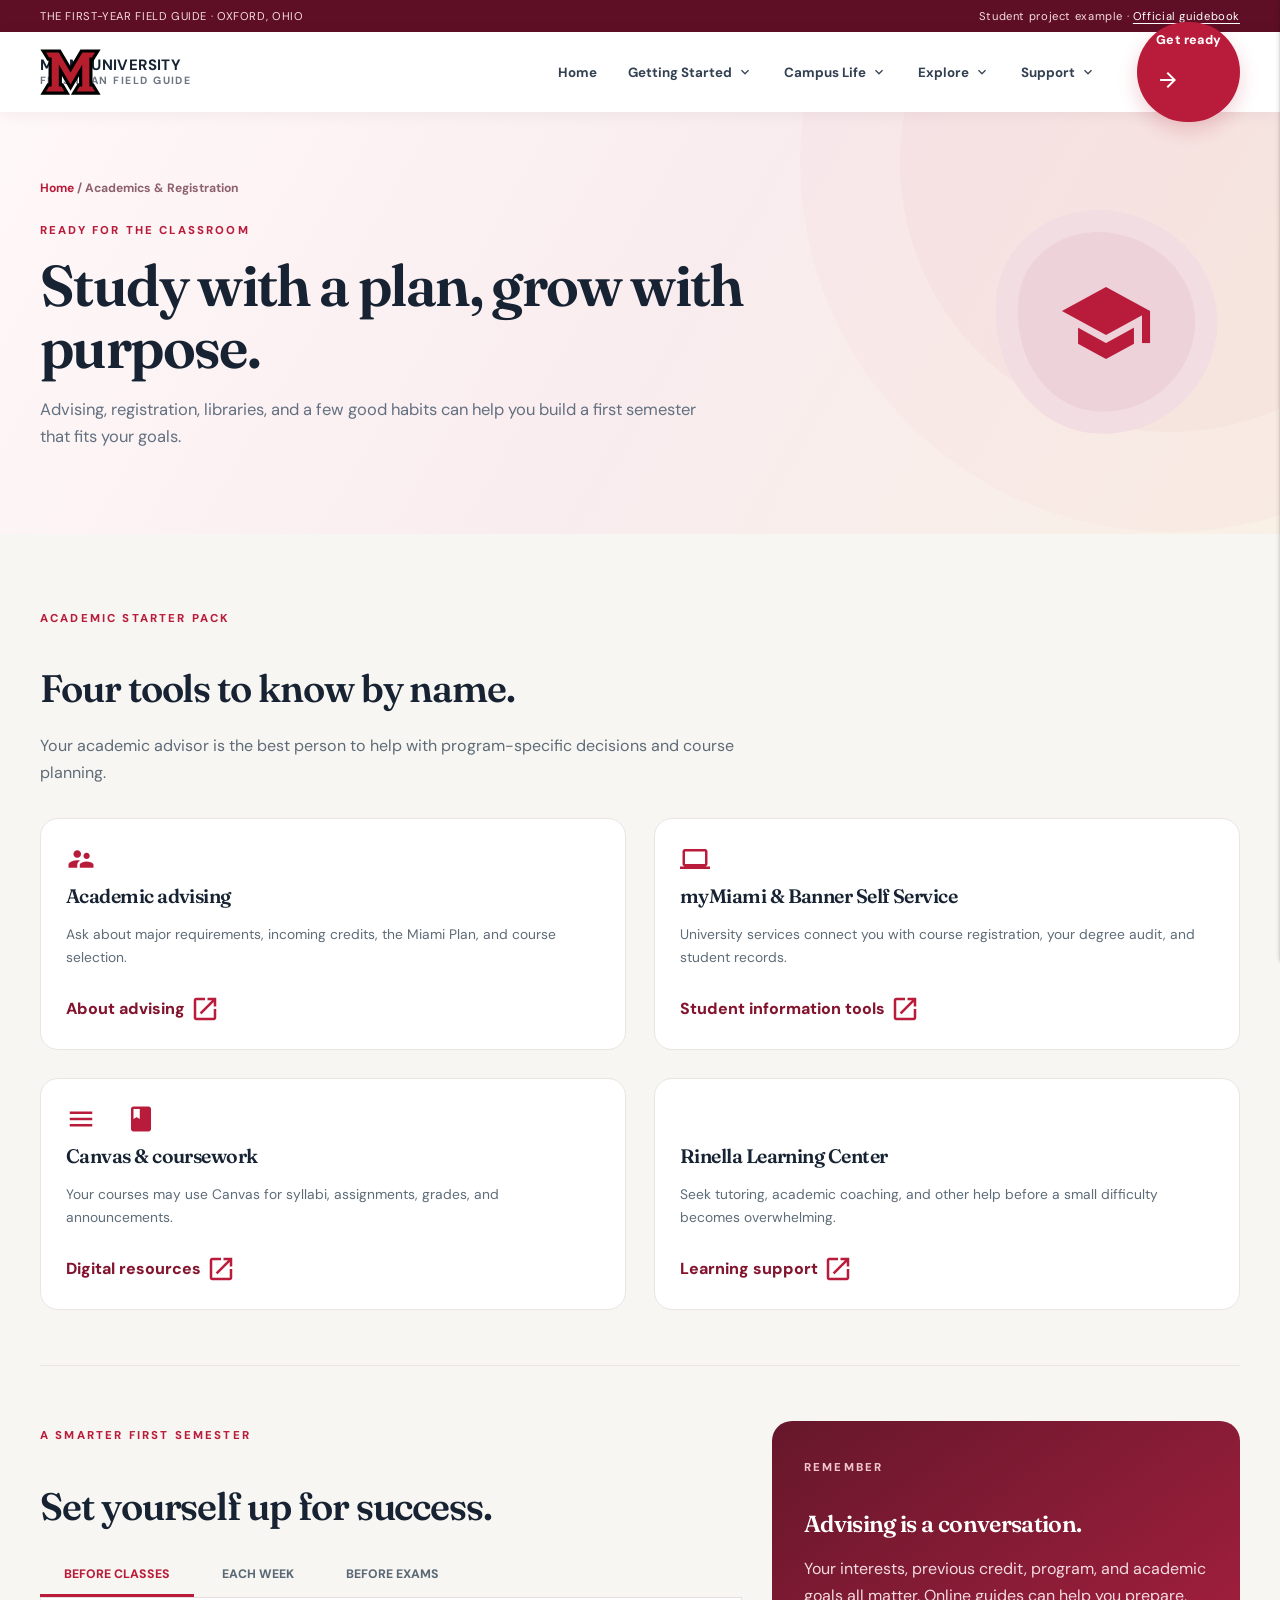
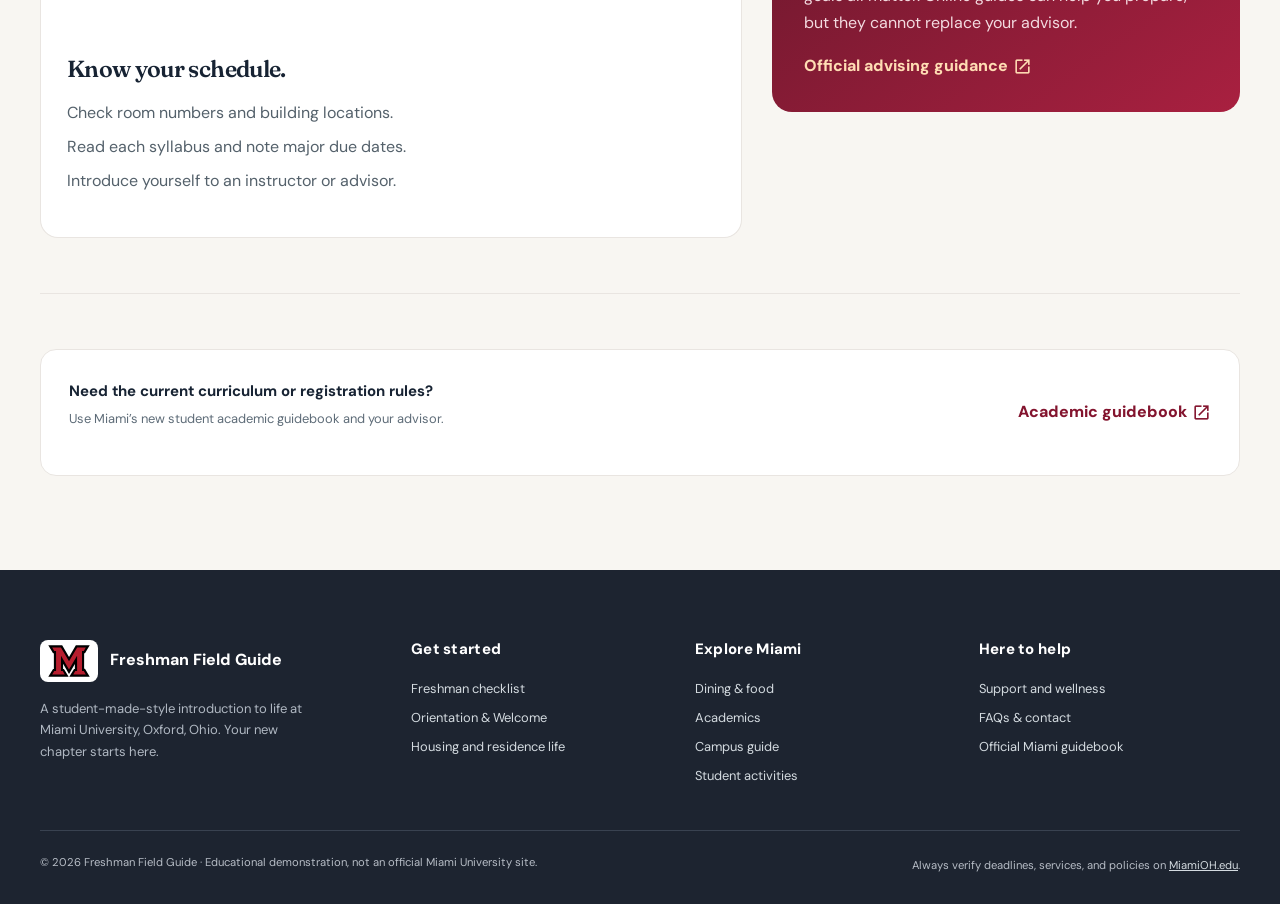
<file: academics.html>
<!DOCTYPE html>
<html lang="en">

<head>
    <meta charset="utf-8" />
    <meta name="viewport" content="width=device-width, initial-scale=1.0" />
    <title>Academics &amp; Registration | Miami Freshman Field Guide</title>
    <meta name="description" content="First-semester planning, student systems and academic support." />
    <link rel="icon" type="image/svg+xml" href="assets/favicon.svg" />
    <link rel="preconnect" href="https://fonts.googleapis.com" />
    <link rel="preconnect" href="https://fonts.gstatic.com" crossorigin />
    <link href="https://fonts.googleapis.com/css2?family=DM+Sans:wght@400;500;600;700;800&family=Fraunces:opsz,wght@9..144,500;9..144,600;9..144,700&display=swap" rel="stylesheet" />
    <link href="https://fonts.googleapis.com/icon?family=Material+Icons" rel="stylesheet" />
    <!-- Materialize CSS 1.0.0, from the official getting-started documentation -->
    <link rel="stylesheet" href="https://cdnjs.cloudflare.com/ajax/libs/materialize/1.0.0/css/materialize.min.css" />
    <link rel="stylesheet" href="css/styles.css" />
</head>

<body>
    <a href="#main-content" class="skip-link">Skip to content</a>
    <div class="site-topline">
        <div class="container"><span>THE FIRST-YEAR FIELD GUIDE · OXFORD, OHIO</span><span class="topline-right">Student project example · <a href="https://miamioh.edu/life-at-miami/new-students-orientation/orientation/guidebook/" target="_blank" rel="noopener noreferrer">Official guidebook</a></span></div>
    </div>
    <nav id="site-nav" aria-label="Primary navigation">
        <div class="nav-wrapper container">
            <a href="index.html" class="brand-link" aria-label="Miami Freshman Guide homepage"><img class="brand-logo" src="assets/Miami_Redhawks_logo.svg" alt="Miami RedHawks logo" width="60" height="46" /><span class="brand-wordmark"><b>MIAMI UNIVERSITY</b><small>FRESHMAN FIELD GUIDE</small></span></a>
            <div class="desktop-links"><a href="index.html" class="">Home</a><a href="#!" class="dropdown-trigger" data-target="drop-0" aria-label="Getting Started menu">Getting Started <i class="material-icons" aria-hidden="true">expand_more</i></a><a href="#!" class="dropdown-trigger" data-target="drop-1" aria-label="Campus Life menu">Campus Life <i class="material-icons" aria-hidden="true">expand_more</i></a><a href="#!" class="dropdown-trigger" data-target="drop-2" aria-label="Explore menu">Explore <i class="material-icons" aria-hidden="true">expand_more</i></a><a href="#!" class="dropdown-trigger" data-target="drop-3" aria-label="Support menu">Support <i class="material-icons" aria-hidden="true">expand_more</i></a></div><a class="nav-cta waves-effect waves-light" href="checklist.html">Get ready <i class="material-icons" aria-hidden="true">arrow_forward</i></a>
            <button type="button" class="menu-button sidenav-trigger" data-target="mobile-nav" aria-label="Open mobile menu" aria-controls="mobile-nav"><i class="material-icons" aria-hidden="true">menu</i></button>
        </div>
    </nav>
    <ul id="drop-0" class="dropdown-content">
        <li><a href="checklist.html">Freshman checklist</a></li>
        <li><a href="orientation.html">Orientation & Welcome</a></li>
    </ul>
    <ul id="drop-1" class="dropdown-content">
        <li><a href="housing.html">Housing & residence life</a></li>
        <li><a href="dining.html">Dining & food</a></li>
        <li><a href="activities.html">Clubs & activities</a></li>
    </ul>
    <ul id="drop-2" class="dropdown-content">
        <li><a href="academics.html">Academics & registration</a></li>
        <li><a href="campus.html">Campus & transportation</a></li>
        <li><a href="oxford.html">Oxford</a></li>
        <li><a href="oxford.html">Oxford</a></li>        
    </ul>
    <ul id="drop-3" class="dropdown-content">
        <li><a href="support.html">Health & wellness</a></li>
        <li><a href="faq.html">FAQs & contact</a></li>
    </ul>
    <ul class="sidenav" id="mobile-nav" aria-label="Mobile navigation">
        <li>
            <div class="mobile-header"><b>MIAMI FIELD GUIDE</b>
                <p>Everything you need for day one.</p>
            </div>
        </li>
        <li><a href="index.html" class=""><i class="material-icons" aria-hidden="true">home</i> Home</a></li>
        <li>
            <div class="subnav-label">Get started</div>
        </li>
        <li><a href="checklist.html" class=""><i class="material-icons" aria-hidden="true">checklist</i> Freshman Checklist</a></li>
        <li><a href="orientation.html" class=""><i class="material-icons" aria-hidden="true">event</i> Orientation & Welcome</a></li>
        <li>
            <div class="subnav-label">Campus life</div>
        </li>
        <li><a href="housing.html" class=""><i class="material-icons" aria-hidden="true">hotel</i> Housing & Residence Life</a></li>
        <li><a href="dining.html" class=""><i class="material-icons" aria-hidden="true">restaurant</i> Dining & Food</a></li>
        <li>
            <div class="subnav-label">Academics</div>
        </li>
        <li><a href="academics.html" class=""><i class="material-icons" aria-hidden="true">school</i> Academics</a></li>
        <li><a href="campus.html" class=""><i class="material-icons" aria-hidden="true">map</i> Campus & Tranport</a></li>
        <li><a href="oxford.html" class=""><i class="material-icons" aria-hidden="true">local_activity</i> Oxford</a></li>
        <li>
            <div class="subnav-label">Explore</div>
        </li>
        <li><a href="activities.html" class=""><i class="material-icons" aria-hidden="true">groups</i> Clubs & Activities</a></li>
        <li><a href="support.html" class=""><i class="material-icons" aria-hidden="true">favorite</i> Wellness & Support</a></li>
        <li>
            <div class="subnav-label">Ask</div>
        </li>
        <li><a href="faq.html" class=""><i class="material-icons" aria-hidden="true">help_outline</i> FAQs & Contact</a></li>
    </ul>
    <main id="main-content">
        <section class="page-hero">
            <div class="container page-hero-grid">
                <div>
                    <div class="breadcrumbs"><a href="index.html">Home</a> / Academics &amp; Registration</div><span class="eyebrow">READY FOR THE CLASSROOM</span>
                    <h1>Study with a plan, grow with purpose.</h1>
                    <p>Advising, registration, libraries, and a few good habits can help you build a first semester that fits your goals.</p>
                </div>
                <div class="page-hero-icon" aria-hidden="true"><i class="material-icons" aria-hidden="true">school</i></div>
            </div>
        </section>
        <div class="container page-main">
            <div class="section-header"><span class="eyebrow">ACADEMIC STARTER PACK</span>
                <h2>Four tools to know by name.</h2>
                <p>Your academic advisor is the best person to help with program-specific decisions and course planning.</p>
            </div>
            <div class="two-col">
                <article class="info-card"><i class="material-icons" aria-hidden="true">supervisor_account</i>
                    <h3>Academic advising</h3>
                    <p>Ask about major requirements, incoming credits, the Miami Plan, and course selection.</p>
                    <div><a class="text-link" href="https://miamioh.edu/life-at-miami/new-students-orientation/orientation/guidebook/advising.html" target="_blank" rel="noopener noreferrer">About advising <i class="material-icons" aria-hidden="true">open_in_new</i></a></div>
                </article>
                <article class="info-card"><i class="material-icons" aria-hidden="true">computer</i>
                    <h3>myMiami &amp; Banner Self Service</h3>
                    <p>University services connect you with course registration, your degree audit, and student records.</p>
                    <div><a class="text-link" href="https://miamioh.edu/life-at-miami/new-students-orientation/orientation/guidebook/e-information.html" target="_blank" rel="noopener noreferrer">Student information tools <i class="material-icons" aria-hidden="true">open_in_new</i></a></div>
                </article>
                <article class="info-card"><i class="material-icons" aria-hidden="true">menu_book</i>
                    <h3>Canvas &amp; coursework</h3>
                    <p>Your courses may use Canvas for syllabi, assignments, grades, and announcements.</p>
                    <div><a class="text-link" href="https://miamioh.edu/life-at-miami/new-students-orientation/orientation/guidebook/e-information.html" target="_blank" rel="noopener noreferrer">Digital resources <i class="material-icons" aria-hidden="true">open_in_new</i></a></div>
                </article>
                <article class="info-card"><i class="material-icons" aria-hidden="true">support_agent</i>
                    <h3>Rinella Learning Center</h3>
                    <p>Seek tutoring, academic coaching, and other help before a small difficulty becomes overwhelming.</p>
                    <div><a class="text-link" href="https://miamioh.edu/centers-institutes/rinella-learning-center/" target="_blank" rel="noopener noreferrer">Learning support <i class="material-icons" aria-hidden="true">open_in_new</i></a></div>
                </article>
            </div>
            <hr class="section-break" />
            <div class="split-col">
                <section><span class="eyebrow">A SMARTER FIRST SEMESTER</span>
                    <h2>Set yourself up for success.</h2>
                    <ul id="academic-tabs" class="tabs">
                        <li class="tab"><a href="#startterm">Before classes</a></li>
                        <li class="tab"><a href="#duringterm">Each week</a></li>
                        <li class="tab"><a href="#beforeexam">Before exams</a></li>
                    </ul>
                    <div id="startterm" class="tab-body">
                        <h3>Know your schedule.</h3>
                        <ul class="clean-list">
                            <li>Check room numbers and building locations.</li>
                            <li>Read each syllabus and note major due dates.</li>
                            <li>Introduce yourself to an instructor or advisor.</li>
                        </ul>
                    </div>
                    <div id="duringterm" class="tab-body">
                        <h3>Build consistency.</h3>
                        <ul class="clean-list">
                            <li>Use a calendar for classes, deadlines, and study blocks.</li>
                            <li>Review notes for 15–20 minutes after class.</li>
                            <li>Ask questions in office hours when something is unclear.</li>
                        </ul>
                    </div>
                    <div id="beforeexam" class="tab-body">
                        <h3>Study actively.</h3>
                        <ul class="clean-list">
                            <li>Practice with sample problems and self-quizzes.</li>
                            <li>Start early rather than cramming the night before.</li>
                            <li>Use tutoring, study groups, and structured breaks.</li>
                        </ul>
                    </div>
                </section>
                <aside class="panel-highlight"><span class="eyebrow light">REMEMBER</span>
                    <h3>Advising is a conversation.</h3>
                    <p>Your interests, previous credit, program, and academic goals all matter. Online guides can help you prepare, but they cannot replace your advisor.</p><a class="text-link" href="https://miamioh.edu/life-at-miami/new-students-orientation/orientation/guidebook/advising.html" target="_blank" rel="noopener noreferrer">Official advising guidance <i class="material-icons" aria-hidden="true">open_in_new</i></a>
                </aside>
            </div>
            <hr class="section-break" />
            <div class="sources-strip">
                <div><b>Need the current curriculum or registration rules?</b>
                    <p class="small-note">Use Miami’s new student academic guidebook and your advisor.</p>
                </div><a class="text-link" href="https://miamioh.edu/life-at-miami/new-students-orientation/orientation/guidebook/" target="_blank" rel="noopener noreferrer">Academic guidebook <i class="material-icons" aria-hidden="true">open_in_new</i></a>
            </div>
        </div>
    </main>
    <footer class="site-footer">
        <div class="container">
            <div class="footer-grid">
                <div>
                    <div class="footer-brand"><img class="brand-logo" src="assets/Miami_Redhawks_logo.svg" alt="Miami RedHawks logo" width="60" height="46" /><span>Freshman Field Guide</span></div>
                    <p>A student-made-style introduction to life at Miami University, Oxford, Ohio. Your new chapter starts here.</p>
                </div>
                <div>
                    <h3>Get started</h3><a href="checklist.html">Freshman checklist</a><a href="orientation.html">Orientation & Welcome</a><a href="housing.html">Housing and residence life</a>
                </div>
                <div>
                    <h3>Explore Miami</h3><a href="dining.html">Dining & food</a><a href="academics.html">Academics</a><a href="campus.html">Campus guide</a><a href="activities.html">Student activities</a>
                </div>
                <div>
                    <h3>Here to help</h3><a href="support.html">Support and wellness</a><a href="faq.html">FAQs & contact</a><a href="https://miamioh.edu/life-at-miami/new-students-orientation/orientation/guidebook/" target="_blank" rel="noopener noreferrer">Official Miami guidebook</a>
                </div>
            </div>
            <div class="footer-bottom"><span>© 2026 Freshman Field Guide · Educational demonstration, not an official Miami University site.</span><span>Always verify deadlines, services, and policies on <a href="https://miamioh.edu/" target="_blank" rel="noopener noreferrer">MiamiOH.edu</a>.</span></div>
        </div>
    </footer>
    <!-- Materialize JavaScript must load before our custom JavaScript -->
    <script src="https://cdnjs.cloudflare.com/ajax/libs/materialize/1.0.0/js/materialize.min.js"></script>
    <script src="js/main.js"></script>
</body>

</html>
</file>
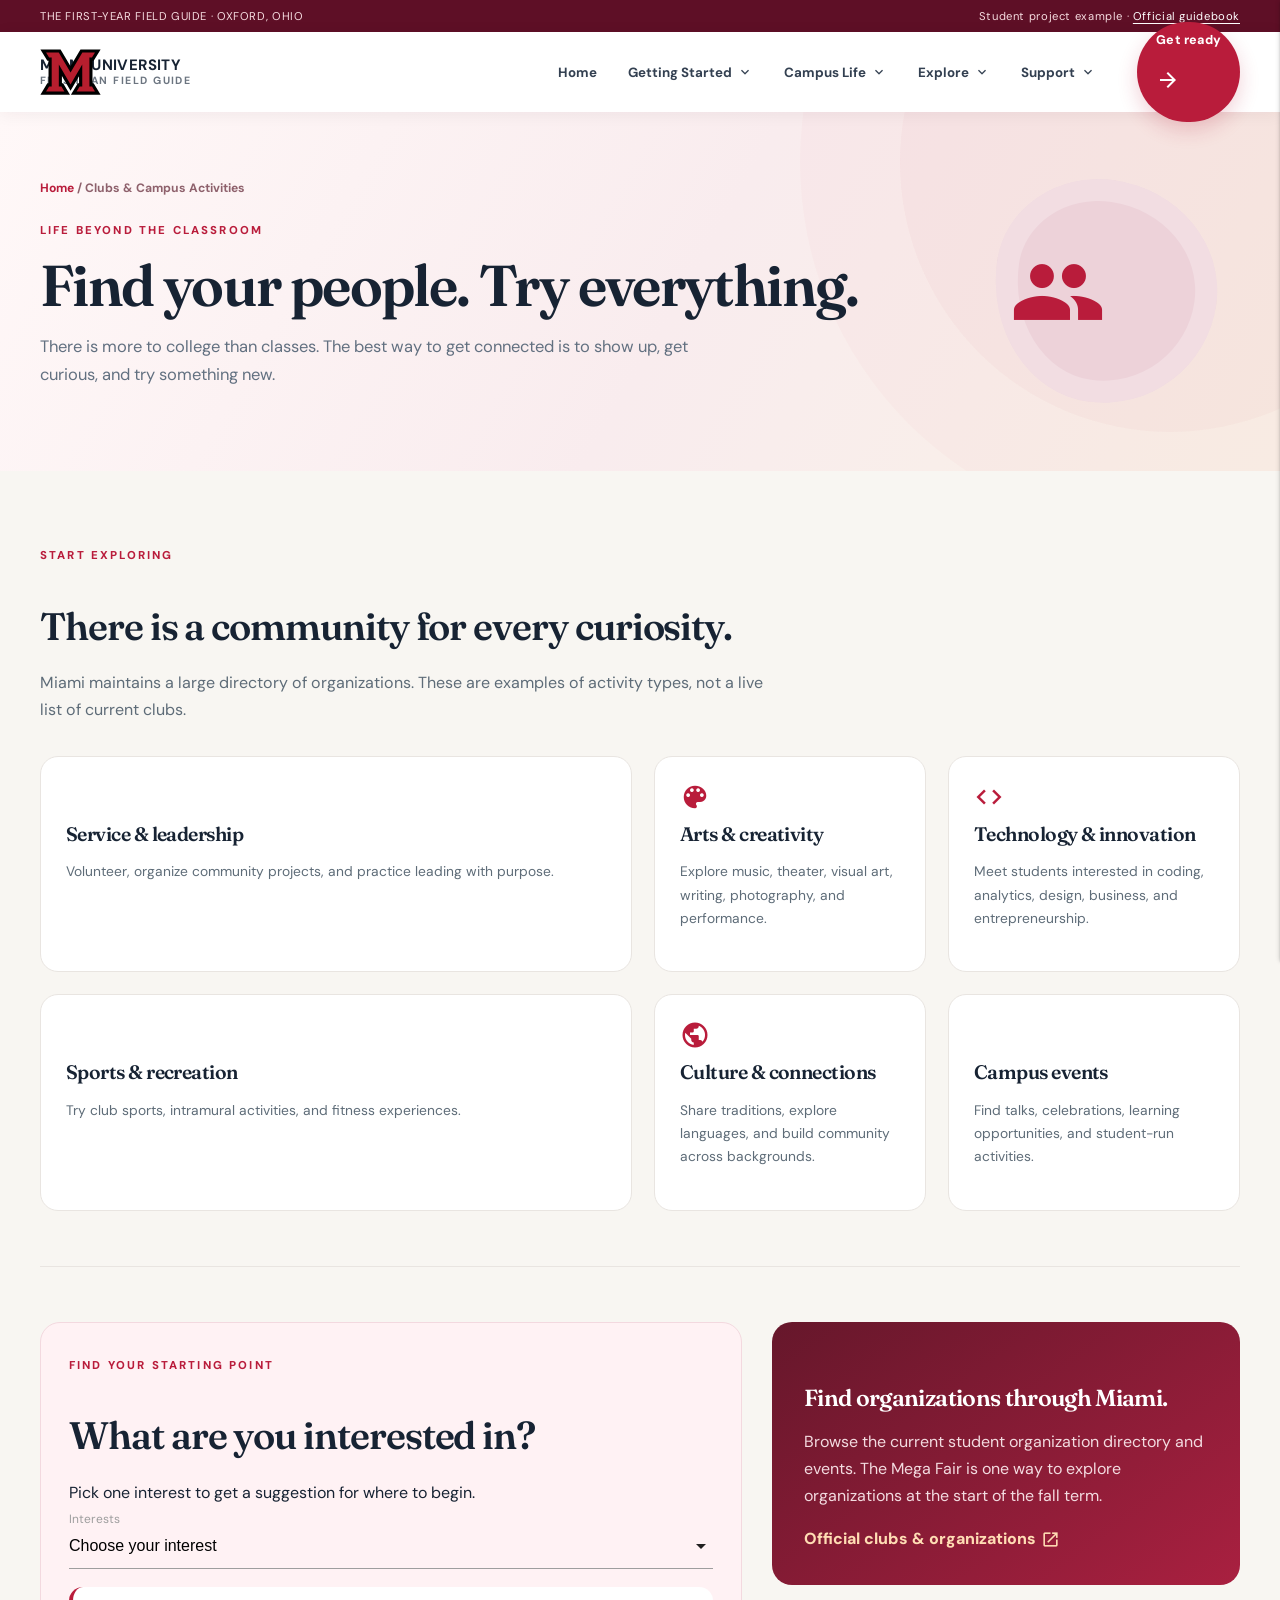
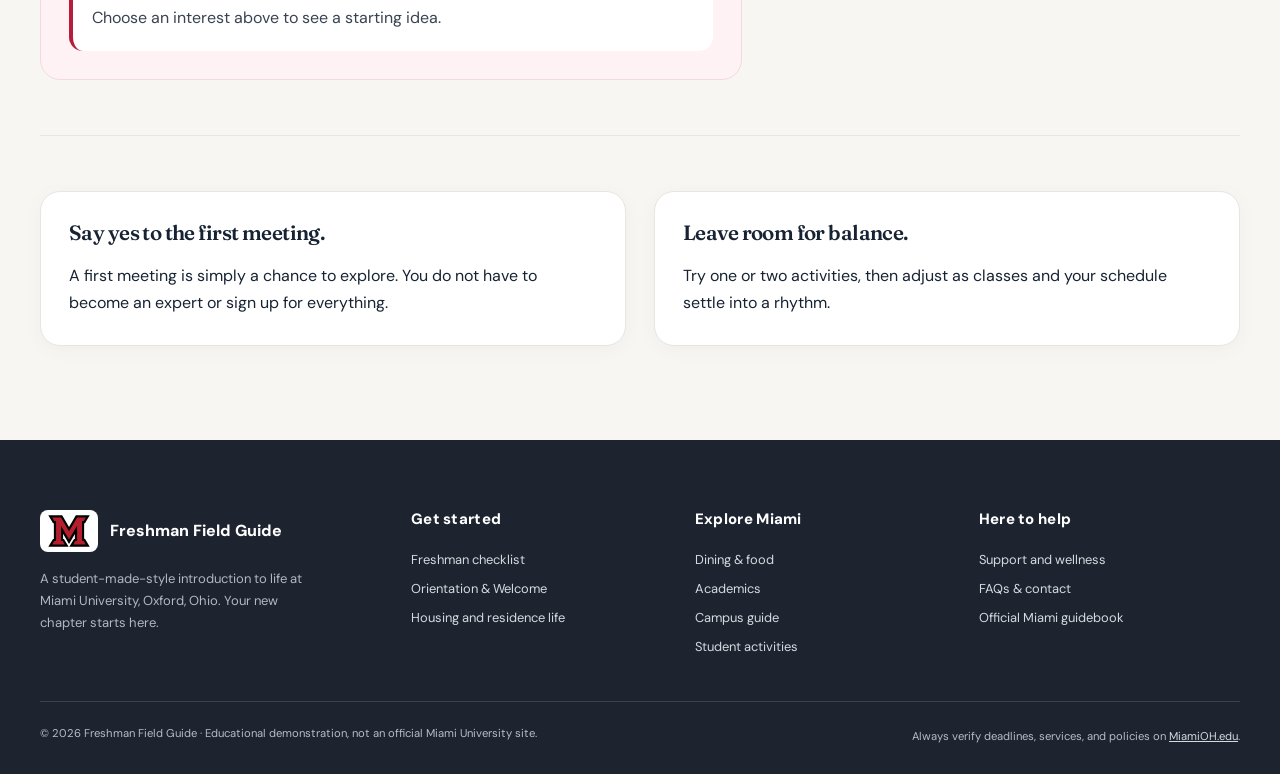
<file: activities.html>
<!DOCTYPE html>
<html lang="en">

<head>
    <meta charset="utf-8" />
    <meta name="viewport" content="width=device-width, initial-scale=1.0" />
    <title>Clubs &amp; Activities | Miami Freshman Field Guide</title>
    <meta name="description" content="Find activities and try an interactive student club interest picker." />
    <link rel="icon" type="image/svg+xml" href="assets/favicon.svg" />
    <link rel="preconnect" href="https://fonts.googleapis.com" />
    <link rel="preconnect" href="https://fonts.gstatic.com" crossorigin />
    <link href="https://fonts.googleapis.com/css2?family=DM+Sans:wght@400;500;600;700;800&family=Fraunces:opsz,wght@9..144,500;9..144,600;9..144,700&display=swap" rel="stylesheet" />
    <link href="https://fonts.googleapis.com/icon?family=Material+Icons" rel="stylesheet" />
    <!-- Materialize CSS 1.0.0, from the official getting-started documentation -->
    <link rel="stylesheet" href="https://cdnjs.cloudflare.com/ajax/libs/materialize/1.0.0/css/materialize.min.css" />
    <link rel="stylesheet" href="css/styles.css" />
</head>

<body>
    <a href="#main-content" class="skip-link">Skip to content</a>
    <div class="site-topline">
        <div class="container"><span>THE FIRST-YEAR FIELD GUIDE · OXFORD, OHIO</span><span class="topline-right">Student project example · <a href="https://miamioh.edu/life-at-miami/new-students-orientation/orientation/guidebook/" target="_blank" rel="noopener noreferrer">Official guidebook</a></span></div>
    </div>
    <nav id="site-nav" aria-label="Primary navigation">
        <div class="nav-wrapper container">
            <a href="index.html" class="brand-link" aria-label="Miami Freshman Guide homepage"><img class="brand-logo" src="assets/Miami_Redhawks_logo.svg" alt="Miami RedHawks logo" width="60" height="46" /><span class="brand-wordmark"><b>MIAMI UNIVERSITY</b><small>FRESHMAN FIELD GUIDE</small></span></a>
            <div class="desktop-links"><a href="index.html" class="">Home</a><a href="#!" class="dropdown-trigger" data-target="drop-0" aria-label="Getting Started menu">Getting Started <i class="material-icons" aria-hidden="true">expand_more</i></a><a href="#!" class="dropdown-trigger" data-target="drop-1" aria-label="Campus Life menu">Campus Life <i class="material-icons" aria-hidden="true">expand_more</i></a><a href="#!" class="dropdown-trigger" data-target="drop-2" aria-label="Explore menu">Explore <i class="material-icons" aria-hidden="true">expand_more</i></a><a href="#!" class="dropdown-trigger" data-target="drop-3" aria-label="Support menu">Support <i class="material-icons" aria-hidden="true">expand_more</i></a></div><a class="nav-cta waves-effect waves-light" href="checklist.html">Get ready <i class="material-icons" aria-hidden="true">arrow_forward</i></a>
            <button type="button" class="menu-button sidenav-trigger" data-target="mobile-nav" aria-label="Open mobile menu" aria-controls="mobile-nav"><i class="material-icons" aria-hidden="true">menu</i></button>
        </div>
    </nav>
    <ul id="drop-0" class="dropdown-content">
        <li><a href="checklist.html">Freshman checklist</a></li>
        <li><a href="orientation.html">Orientation & Welcome</a></li>
    </ul>
    <ul id="drop-1" class="dropdown-content">
        <li><a href="housing.html">Housing & residence life</a></li>
        <li><a href="dining.html">Dining & food</a></li>
        <li><a href="activities.html">Clubs & activities</a></li>
    </ul>
    <ul id="drop-2" class="dropdown-content">
        <li><a href="academics.html">Academics & registration</a></li>
        <li><a href="campus.html">Campus & transportation</a></li>
        <li><a href="oxford.html">Oxford</a></li>
        <li><a href="oxford.html">Oxford</a></li>        
    </ul>
    <ul id="drop-3" class="dropdown-content">
        <li><a href="support.html">Health & wellness</a></li>
        <li><a href="faq.html">FAQs & contact</a></li>
    </ul>
    <ul class="sidenav" id="mobile-nav" aria-label="Mobile navigation">
        <li>
            <div class="mobile-header"><b>MIAMI FIELD GUIDE</b>
                <p>Everything you need for day one.</p>
            </div>
        </li>
        <li><a href="index.html" class=""><i class="material-icons" aria-hidden="true">home</i> Home</a></li>
        <li>
            <div class="subnav-label">Get started</div>
        </li>
        <li><a href="checklist.html" class=""><i class="material-icons" aria-hidden="true">checklist</i> Freshman Checklist</a></li>
        <li><a href="orientation.html" class=""><i class="material-icons" aria-hidden="true">event</i> Orientation & Welcome</a></li>
        <li>
            <div class="subnav-label">Campus life</div>
        </li>
        <li><a href="housing.html" class=""><i class="material-icons" aria-hidden="true">hotel</i> Housing & Residence Life</a></li>
        <li><a href="dining.html" class=""><i class="material-icons" aria-hidden="true">restaurant</i> Dining & Food</a></li>
        <li>
            <div class="subnav-label">Academics</div>
        </li>
        <li><a href="academics.html" class=""><i class="material-icons" aria-hidden="true">school</i> Academics</a></li>
        <li><a href="campus.html" class=""><i class="material-icons" aria-hidden="true">map</i> Campus & Tranport</a></li>
        <li><a href="oxford.html" class=""><i class="material-icons" aria-hidden="true">local_activity</i> Oxford</a></li>
        <li>
            <div class="subnav-label">Explore</div>
        </li>
        <li><a href="activities.html" class="active"><i class="material-icons" aria-hidden="true">groups</i> Clubs & Activities</a></li>
        <li><a href="support.html" class=""><i class="material-icons" aria-hidden="true">favorite</i> Wellness & Support</a></li>
        <li>
            <div class="subnav-label">Ask</div>
        </li>
        <li><a href="faq.html" class=""><i class="material-icons" aria-hidden="true">help_outline</i> FAQs & Contact</a></li>
    </ul>
    <main id="main-content">
        <section class="page-hero">
            <div class="container page-hero-grid">
                <div>
                    <div class="breadcrumbs"><a href="index.html">Home</a> / Clubs &amp; Campus Activities</div><span class="eyebrow">LIFE BEYOND THE CLASSROOM</span>
                    <h1>Find your people. Try everything.</h1>
                    <p>There is more to college than classes. The best way to get connected is to show up, get curious, and try something new.</p>
                </div>
                <div class="page-hero-icon" aria-hidden="true"><i class="material-icons" aria-hidden="true">groups</i></div>
            </div>
        </section>
        <div class="container page-main">
            <div class="section-header"><span class="eyebrow">START EXPLORING</span>
                <h2>There is a community for every curiosity.</h2>
                <p>Miami maintains a large directory of organizations. These are examples of activity types, not a live list of current clubs.</p>
            </div>
            <div class="three-col">
                <article class="info-card"><i class="material-icons" aria-hidden="true">volunteer_activism</i>
                    <h3>Service &amp; leadership</h3>
                    <p>Volunteer, organize community projects, and practice leading with purpose.</p>
                </article>
                <article class="info-card"><i class="material-icons" aria-hidden="true">palette</i>
                    <h3>Arts &amp; creativity</h3>
                    <p>Explore music, theater, visual art, writing, photography, and performance.</p>
                </article>
                <article class="info-card"><i class="material-icons" aria-hidden="true">code</i>
                    <h3>Technology &amp; innovation</h3>
                    <p>Meet students interested in coding, analytics, design, business, and entrepreneurship.</p>
                </article>
                <article class="info-card"><i class="material-icons" aria-hidden="true">sports_basketball</i>
                    <h3>Sports &amp; recreation</h3>
                    <p>Try club sports, intramural activities, and fitness experiences.</p>
                </article>
                <article class="info-card"><i class="material-icons" aria-hidden="true">public</i>
                    <h3>Culture &amp; connections</h3>
                    <p>Share traditions, explore languages, and build community across backgrounds.</p>
                </article>
                <article class="info-card"><i class="material-icons" aria-hidden="true">campaign</i>
                    <h3>Campus events</h3>
                    <p>Find talks, celebrations, learning opportunities, and student-run activities.</p>
                </article>
            </div>
            <hr class="section-break" />
            <div class="split-col">
                <div class="interactive-box"><span class="eyebrow">FIND YOUR STARTING POINT</span>
                    <h2>What are you interested in?</h2>
                    <p>Pick one interest to get a suggestion for where to begin.</p>
                    <div class="input-field"><select id="clubInterest" aria-label="Choose an interest">
                            <option value="" selected disabled>Choose your interest</option>
                            <option value="service">Volunteering & service</option>
                            <option value="creative">Arts & creativity</option>
                            <option value="technology">Technology & business</option>
                            <option value="sports">Sports & fitness</option>
                            <option value="culture">Culture & community</option>
                        </select><label for="clubInterest">Interests</label></div>
                    <div class="output-card" id="clubRecommendation" role="status" aria-live="polite">Choose an interest above to see a starting idea.</div>
                </div>
                <aside class="panel-highlight">
                    <h3>Find organizations through Miami.</h3>
                    <p>Browse the current student organization directory and events. The Mega Fair is one way to explore organizations at the start of the fall term.</p><a class="text-link" href="https://miamioh.edu/life-at-miami/student-involvement/clubs-organizations.html" target="_blank" rel="noopener noreferrer">Official clubs &amp; organizations <i class="material-icons" aria-hidden="true">open_in_new</i></a>
                </aside>
            </div>
            <hr class="section-break" />
            <div class="two-col">
                <div class="panel">
                    <h3>Say yes to the first meeting.</h3>
                    <p>A first meeting is simply a chance to explore. You do not have to become an expert or sign up for everything.</p>
                </div>
                <div class="panel">
                    <h3>Leave room for balance.</h3>
                    <p>Try one or two activities, then adjust as classes and your schedule settle into a rhythm.</p>
                </div>
            </div>
        </div>
    </main>
    <footer class="site-footer">
        <div class="container">
            <div class="footer-grid">
                <div>
                    <div class="footer-brand"><img class="brand-logo" src="assets/Miami_Redhawks_logo.svg" alt="Miami RedHawks logo" width="60" height="46" /><span>Freshman Field Guide</span></div>
                    <p>A student-made-style introduction to life at Miami University, Oxford, Ohio. Your new chapter starts here.</p>
                </div>
                <div>
                    <h3>Get started</h3><a href="checklist.html">Freshman checklist</a><a href="orientation.html">Orientation & Welcome</a><a href="housing.html">Housing and residence life</a>
                </div>
                <div>
                    <h3>Explore Miami</h3><a href="dining.html">Dining & food</a><a href="academics.html">Academics</a><a href="campus.html">Campus guide</a><a href="activities.html">Student activities</a>
                </div>
                <div>
                    <h3>Here to help</h3><a href="support.html">Support and wellness</a><a href="faq.html">FAQs & contact</a><a href="https://miamioh.edu/life-at-miami/new-students-orientation/orientation/guidebook/" target="_blank" rel="noopener noreferrer">Official Miami guidebook</a>
                </div>
            </div>
            <div class="footer-bottom"><span>© 2026 Freshman Field Guide · Educational demonstration, not an official Miami University site.</span><span>Always verify deadlines, services, and policies on <a href="https://miamioh.edu/" target="_blank" rel="noopener noreferrer">MiamiOH.edu</a>.</span></div>
        </div>
    </footer>
    <!-- Materialize JavaScript must load before our custom JavaScript -->
    <script src="https://cdnjs.cloudflare.com/ajax/libs/materialize/1.0.0/js/materialize.min.js"></script>
    <script src="js/main.js"></script>
</body>

</html>
</file>
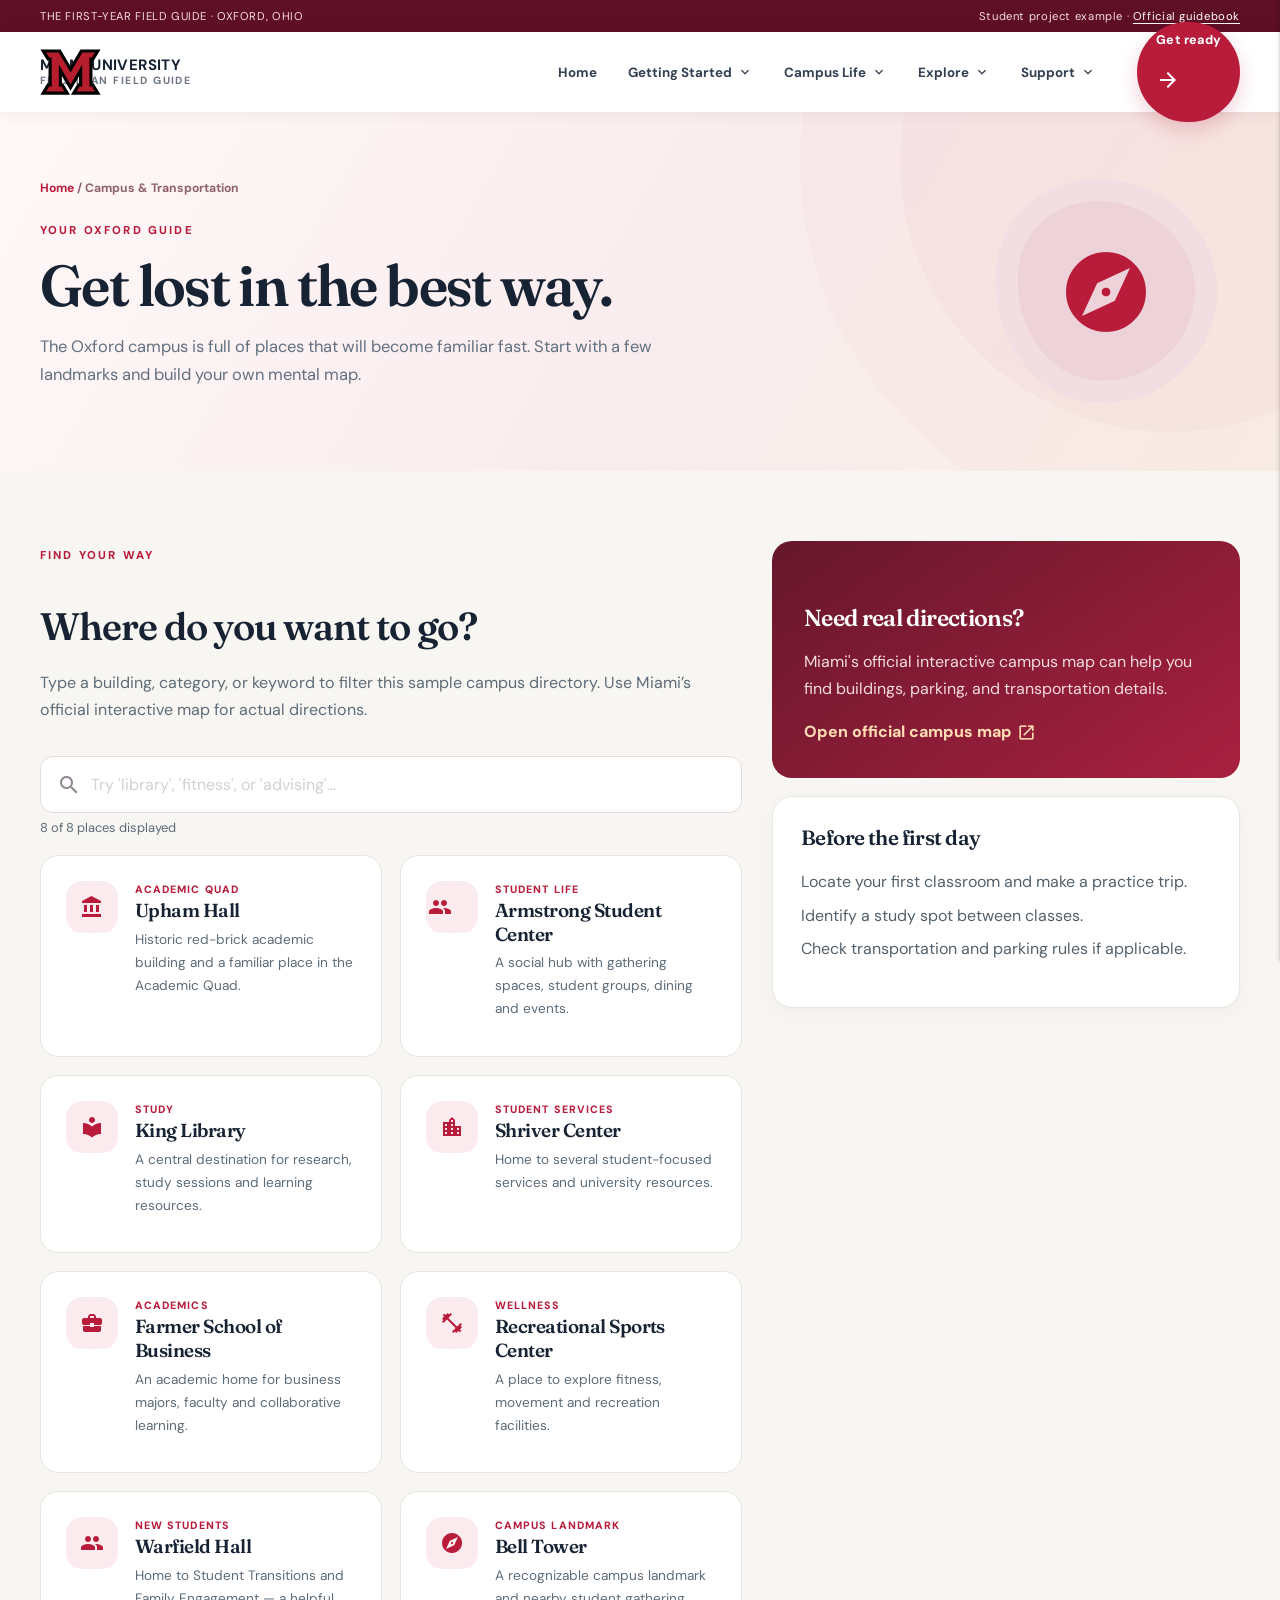
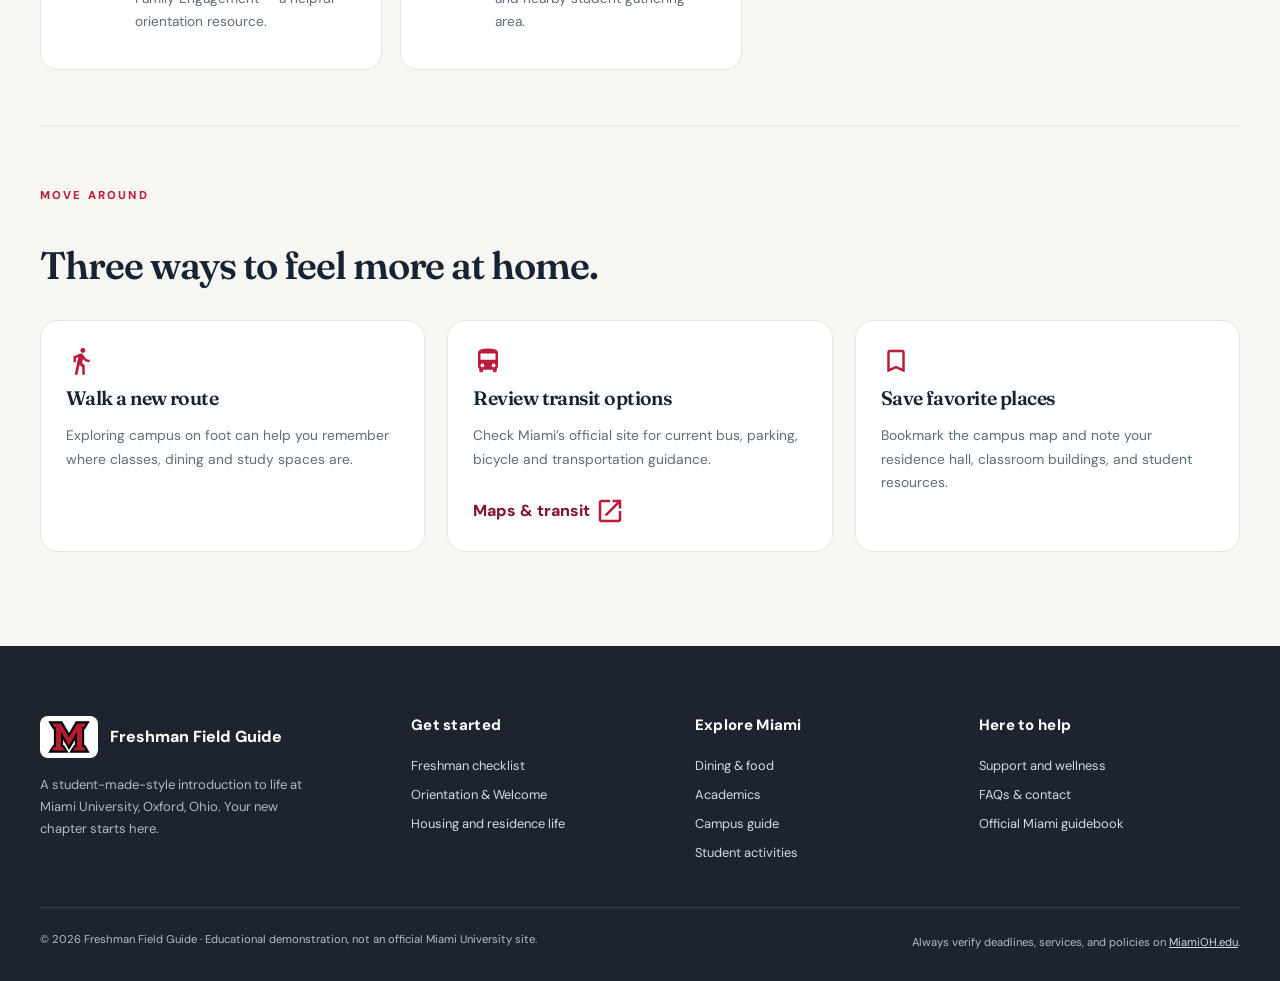
<file: campus.html>
<!DOCTYPE html>
<html lang="en">

<head>
    <meta charset="utf-8" />
    <meta name="viewport" content="width=device-width, initial-scale=1.0" />
    <title>Campus &amp; Transportation | Miami Freshman Field Guide</title>
    <meta name="description" content="Search a sample directory of major campus landmarks and resources." />
    <link rel="icon" type="image/svg+xml" href="assets/favicon.svg" />
    <link rel="preconnect" href="https://fonts.googleapis.com" />
    <link rel="preconnect" href="https://fonts.gstatic.com" crossorigin />
    <link href="https://fonts.googleapis.com/css2?family=DM+Sans:wght@400;500;600;700;800&family=Fraunces:opsz,wght@9..144,500;9..144,600;9..144,700&display=swap" rel="stylesheet" />
    <link href="https://fonts.googleapis.com/icon?family=Material+Icons" rel="stylesheet" />
    <!-- Materialize CSS 1.0.0, from the official getting-started documentation -->
    <link rel="stylesheet" href="https://cdnjs.cloudflare.com/ajax/libs/materialize/1.0.0/css/materialize.min.css" />
    <link rel="stylesheet" href="css/styles.css" />
</head>

<body>
    <a href="#main-content" class="skip-link">Skip to content</a>
    <div class="site-topline">
        <div class="container"><span>THE FIRST-YEAR FIELD GUIDE · OXFORD, OHIO</span><span class="topline-right">Student project example · <a href="https://miamioh.edu/life-at-miami/new-students-orientation/orientation/guidebook/" target="_blank" rel="noopener noreferrer">Official guidebook</a></span></div>
    </div>
    <nav id="site-nav" aria-label="Primary navigation">
        <div class="nav-wrapper container">
            <a href="index.html" class="brand-link" aria-label="Miami Freshman Guide homepage"><img class="brand-logo" src="assets/Miami_Redhawks_logo.svg" alt="Miami RedHawks logo" width="60" height="46" /><span class="brand-wordmark"><b>MIAMI UNIVERSITY</b><small>FRESHMAN FIELD GUIDE</small></span></a>
            <div class="desktop-links"><a href="index.html" class="">Home</a><a href="#!" class="dropdown-trigger" data-target="drop-0" aria-label="Getting Started menu">Getting Started <i class="material-icons" aria-hidden="true">expand_more</i></a><a href="#!" class="dropdown-trigger" data-target="drop-1" aria-label="Campus Life menu">Campus Life <i class="material-icons" aria-hidden="true">expand_more</i></a><a href="#!" class="dropdown-trigger" data-target="drop-2" aria-label="Explore menu">Explore <i class="material-icons" aria-hidden="true">expand_more</i></a><a href="#!" class="dropdown-trigger" data-target="drop-3" aria-label="Support menu">Support <i class="material-icons" aria-hidden="true">expand_more</i></a></div><a class="nav-cta waves-effect waves-light" href="checklist.html">Get ready <i class="material-icons" aria-hidden="true">arrow_forward</i></a>
            <button type="button" class="menu-button sidenav-trigger" data-target="mobile-nav" aria-label="Open mobile menu" aria-controls="mobile-nav"><i class="material-icons" aria-hidden="true">menu</i></button>
        </div>
    </nav>
    <ul id="drop-0" class="dropdown-content">
        <li><a href="checklist.html">Freshman checklist</a></li>
        <li><a href="orientation.html">Orientation & Welcome</a></li>
    </ul>
    <ul id="drop-1" class="dropdown-content">
        <li><a href="housing.html">Housing & residence life</a></li>
        <li><a href="dining.html">Dining & food</a></li>
        <li><a href="activities.html">Clubs & activities</a></li>
    </ul>
    <ul id="drop-2" class="dropdown-content">
        <li><a href="academics.html">Academics & registration</a></li>
        <li><a href="campus.html">Campus & transportation</a></li>
        <li><a href="oxford.html">Oxford</a></li>
        <li><a href="oxford.html">Oxford</a></li>        
    </ul>
    <ul id="drop-3" class="dropdown-content">
        <li><a href="support.html">Health & wellness</a></li>
        <li><a href="faq.html">FAQs & contact</a></li>
    </ul>
    <ul class="sidenav" id="mobile-nav" aria-label="Mobile navigation">
        <li>
            <div class="mobile-header"><b>MIAMI FIELD GUIDE</b>
                <p>Everything you need for day one.</p>
            </div>
        </li>
        <li><a href="index.html" class=""><i class="material-icons" aria-hidden="true">home</i> Home</a></li>
        <li>
            <div class="subnav-label">Get started</div>
        </li>
        <li><a href="checklist.html" class=""><i class="material-icons" aria-hidden="true">checklist</i> Freshman Checklist</a></li>
        <li><a href="orientation.html" class=""><i class="material-icons" aria-hidden="true">event</i> Orientation & Welcome</a></li>
        <li>
            <div class="subnav-label">Campus life</div>
        </li>
        <li><a href="housing.html" class=""><i class="material-icons" aria-hidden="true">hotel</i> Housing & Residence Life</a></li>
        <li><a href="dining.html" class=""><i class="material-icons" aria-hidden="true">restaurant</i> Dining & Food</a></li>
        <li>
            <div class="subnav-label">Academics</div>
        </li>
        <li><a href="academics.html" class=""><i class="material-icons" aria-hidden="true">school</i> Academics</a></li>
        <li><a href="campus.html" class=""><i class="material-icons" aria-hidden="true">map</i> Campus & Tranport</a></li>
        <li><a href="oxford.html" class=""><i class="material-icons" aria-hidden="true">local_activity</i> Oxford</a></li>
        <li>
            <div class="subnav-label">Explore</div>
        </li>
        <li><a href="activities.html" class=""><i class="material-icons" aria-hidden="true">groups</i> Clubs & Activities</a></li>
        <li><a href="support.html" class=""><i class="material-icons" aria-hidden="true">favorite</i> Wellness & Support</a></li>
        <li>
            <div class="subnav-label">Ask</div>
        </li>
        <li><a href="faq.html" class=""><i class="material-icons" aria-hidden="true">help_outline</i> FAQs & Contact</a></li>
    </ul>
    <main id="main-content">
        <section class="page-hero">
            <div class="container page-hero-grid">
                <div>
                    <div class="breadcrumbs"><a href="index.html">Home</a> / Campus &amp; Transportation</div><span class="eyebrow">YOUR OXFORD GUIDE</span>
                    <h1>Get lost in the best way.</h1>
                    <p>The Oxford campus is full of places that will become familiar fast. Start with a few landmarks and build your own mental map.</p>
                </div>
                <div class="page-hero-icon" aria-hidden="true"><i class="material-icons" aria-hidden="true">explore</i></div>
            </div>
        </section>
        <div class="container page-main">
            <div class="split-col">
                <div>
                    <div class="section-header"><span class="eyebrow">FIND YOUR WAY</span>
                        <h2>Where do you want to go?</h2>
                        <p>Type a building, category, or keyword to filter this sample campus directory. Use Miami’s official interactive map for actual directions.</p>
                    </div>
                    <div class="search-field"><i class="material-icons" aria-hidden="true">search</i><label for="campusSearch" class="sr-only">Search campus buildings</label><input type="search" id="campusSearch" placeholder="Try 'library', 'fitness', or 'advising'…" autocomplete="off" /></div>
                    <p class="result-count" id="campusResultCount" aria-live="polite">8 of 8 places displayed</p>
                    <div class="directory-grid" style="margin-top:15px">
                        <article class="directory-card" data-campus-place data-keywords="historic arch academic">
                            <div class="round-icon"><i class="material-icons" aria-hidden="true">account_balance</i></div>
                            <div>
                                <div class="microtag">ACADEMIC QUAD</div>
                                <h3>Upham Hall</h3>
                                <p>Historic red-brick academic building and a familiar place in the Academic Quad.</p>
                            </div>
                        </article>
                        <article class="directory-card" data-campus-place data-keywords="armstrong center social events food">
                            <div class="round-icon"><i class="material-icons" aria-hidden="true">groups</i></div>
                            <div>
                                <div class="microtag">STUDENT LIFE</div>
                                <h3>Armstrong Student Center</h3>
                                <p>A social hub with gathering spaces, student groups, dining and events.</p>
                            </div>
                        </article>
                        <article class="directory-card" data-campus-place data-keywords="king library books research quiet">
                            <div class="round-icon"><i class="material-icons" aria-hidden="true">local_library</i></div>
                            <div>
                                <div class="microtag">STUDY</div>
                                <h3>King Library</h3>
                                <p>A central destination for research, study sessions and learning resources.</p>
                            </div>
                        </article>
                        <article class="directory-card" data-campus-place data-keywords="shriver services support">
                            <div class="round-icon"><i class="material-icons" aria-hidden="true">location_city</i></div>
                            <div>
                                <div class="microtag">STUDENT SERVICES</div>
                                <h3>Shriver Center</h3>
                                <p>Home to several student-focused services and university resources.</p>
                            </div>
                        </article>
                        <article class="directory-card" data-campus-place data-keywords="farmer business school classes">
                            <div class="round-icon"><i class="material-icons" aria-hidden="true">business_center</i></div>
                            <div>
                                <div class="microtag">ACADEMICS</div>
                                <h3>Farmer School of Business</h3>
                                <p>An academic home for business majors, faculty and collaborative learning.</p>
                            </div>
                        </article>
                        <article class="directory-card" data-campus-place data-keywords="rec center sports gym fitness">
                            <div class="round-icon"><i class="material-icons" aria-hidden="true">fitness_center</i></div>
                            <div>
                                <div class="microtag">WELLNESS</div>
                                <h3>Recreational Sports Center</h3>
                                <p>A place to explore fitness, movement and recreation facilities.</p>
                            </div>
                        </article>
                        <article class="directory-card" data-campus-place data-keywords="warfield orientation student transitions">
                            <div class="round-icon"><i class="material-icons" aria-hidden="true">people</i></div>
                            <div>
                                <div class="microtag">NEW STUDENTS</div>
                                <h3>Warfield Hall</h3>
                                <p>Home to Student Transitions and Family Engagement — a helpful orientation resource.</p>
                            </div>
                        </article>
                        <article class="directory-card" data-campus-place data-keywords="bell tower plaza center">
                            <div class="round-icon"><i class="material-icons" aria-hidden="true">explore</i></div>
                            <div>
                                <div class="microtag">CAMPUS LANDMARK</div>
                                <h3>Bell Tower</h3>
                                <p>A recognizable campus landmark and nearby student gathering area.</p>
                            </div>
                        </article>
                    </div>
                    <p class="no-results" id="campusNoResults" hidden>No places found. Try another keyword.</p>
                </div>
                <aside class="stack">
                    <div class="panel-highlight">
                        <h3>Need real directions?</h3>
                        <p>Miami's official interactive campus map can help you find buildings, parking, and transportation details.</p><a class="text-link" href="https://miamioh.edu/visit-miami/oxford-campus/maps-parking-and-transit.html" target="_blank" rel="noopener noreferrer">Open official campus map <i class="material-icons" aria-hidden="true">open_in_new</i></a>
                    </div>
                    <div class="panel">
                        <h3>Before the first day</h3>
                        <ul class="clean-list">
                            <li>Locate your first classroom and make a practice trip.</li>
                            <li>Identify a study spot between classes.</li>
                            <li>Check transportation and parking rules if applicable.</li>
                        </ul>
                    </div>
                </aside>
            </div>
            <hr class="section-break" />
            <div class="section-header"><span class="eyebrow">MOVE AROUND</span>
                <h2>Three ways to feel more at home.</h2>
            </div>
            <div class="three-col">
                <article class="info-card"><i class="material-icons" aria-hidden="true">directions_walk</i>
                    <h3>Walk a new route</h3>
                    <p>Exploring campus on foot can help you remember where classes, dining and study spaces are.</p>
                </article>
                <article class="info-card"><i class="material-icons" aria-hidden="true">directions_bus</i>
                    <h3>Review transit options</h3>
                    <p>Check Miami’s official site for current bus, parking, bicycle and transportation guidance.</p>
                    <div><a class="text-link" href="https://miamioh.edu/visit-miami/oxford-campus/maps-parking-and-transit.html" target="_blank" rel="noopener noreferrer">Maps &amp; transit <i class="material-icons" aria-hidden="true">open_in_new</i></a></div>
                </article>
                <article class="info-card"><i class="material-icons" aria-hidden="true">bookmark_border</i>
                    <h3>Save favorite places</h3>
                    <p>Bookmark the campus map and note your residence hall, classroom buildings, and student resources.</p>
                </article>
            </div>
        </div>
    </main>
    <footer class="site-footer">
        <div class="container">
            <div class="footer-grid">
                <div>
                    <div class="footer-brand"><img class="brand-logo" src="assets/Miami_Redhawks_logo.svg" alt="Miami RedHawks logo" width="60" height="46" /><span>Freshman Field Guide</span></div>
                    <p>A student-made-style introduction to life at Miami University, Oxford, Ohio. Your new chapter starts here.</p>
                </div>
                <div>
                    <h3>Get started</h3><a href="checklist.html">Freshman checklist</a><a href="orientation.html">Orientation & Welcome</a><a href="housing.html">Housing and residence life</a>
                </div>
                <div>
                    <h3>Explore Miami</h3><a href="dining.html">Dining & food</a><a href="academics.html">Academics</a><a href="campus.html">Campus guide</a><a href="activities.html">Student activities</a>
                </div>
                <div>
                    <h3>Here to help</h3><a href="support.html">Support and wellness</a><a href="faq.html">FAQs & contact</a><a href="https://miamioh.edu/life-at-miami/new-students-orientation/orientation/guidebook/" target="_blank" rel="noopener noreferrer">Official Miami guidebook</a>
                </div>
            </div>
            <div class="footer-bottom"><span>© 2026 Freshman Field Guide · Educational demonstration, not an official Miami University site.</span><span>Always verify deadlines, services, and policies on <a href="https://miamioh.edu/" target="_blank" rel="noopener noreferrer">MiamiOH.edu</a>.</span></div>
        </div>
    </footer>
    <!-- Materialize JavaScript must load before our custom JavaScript -->
    <script src="https://cdnjs.cloudflare.com/ajax/libs/materialize/1.0.0/js/materialize.min.js"></script>
    <script src="js/main.js"></script>
</body>

</html>
</file>
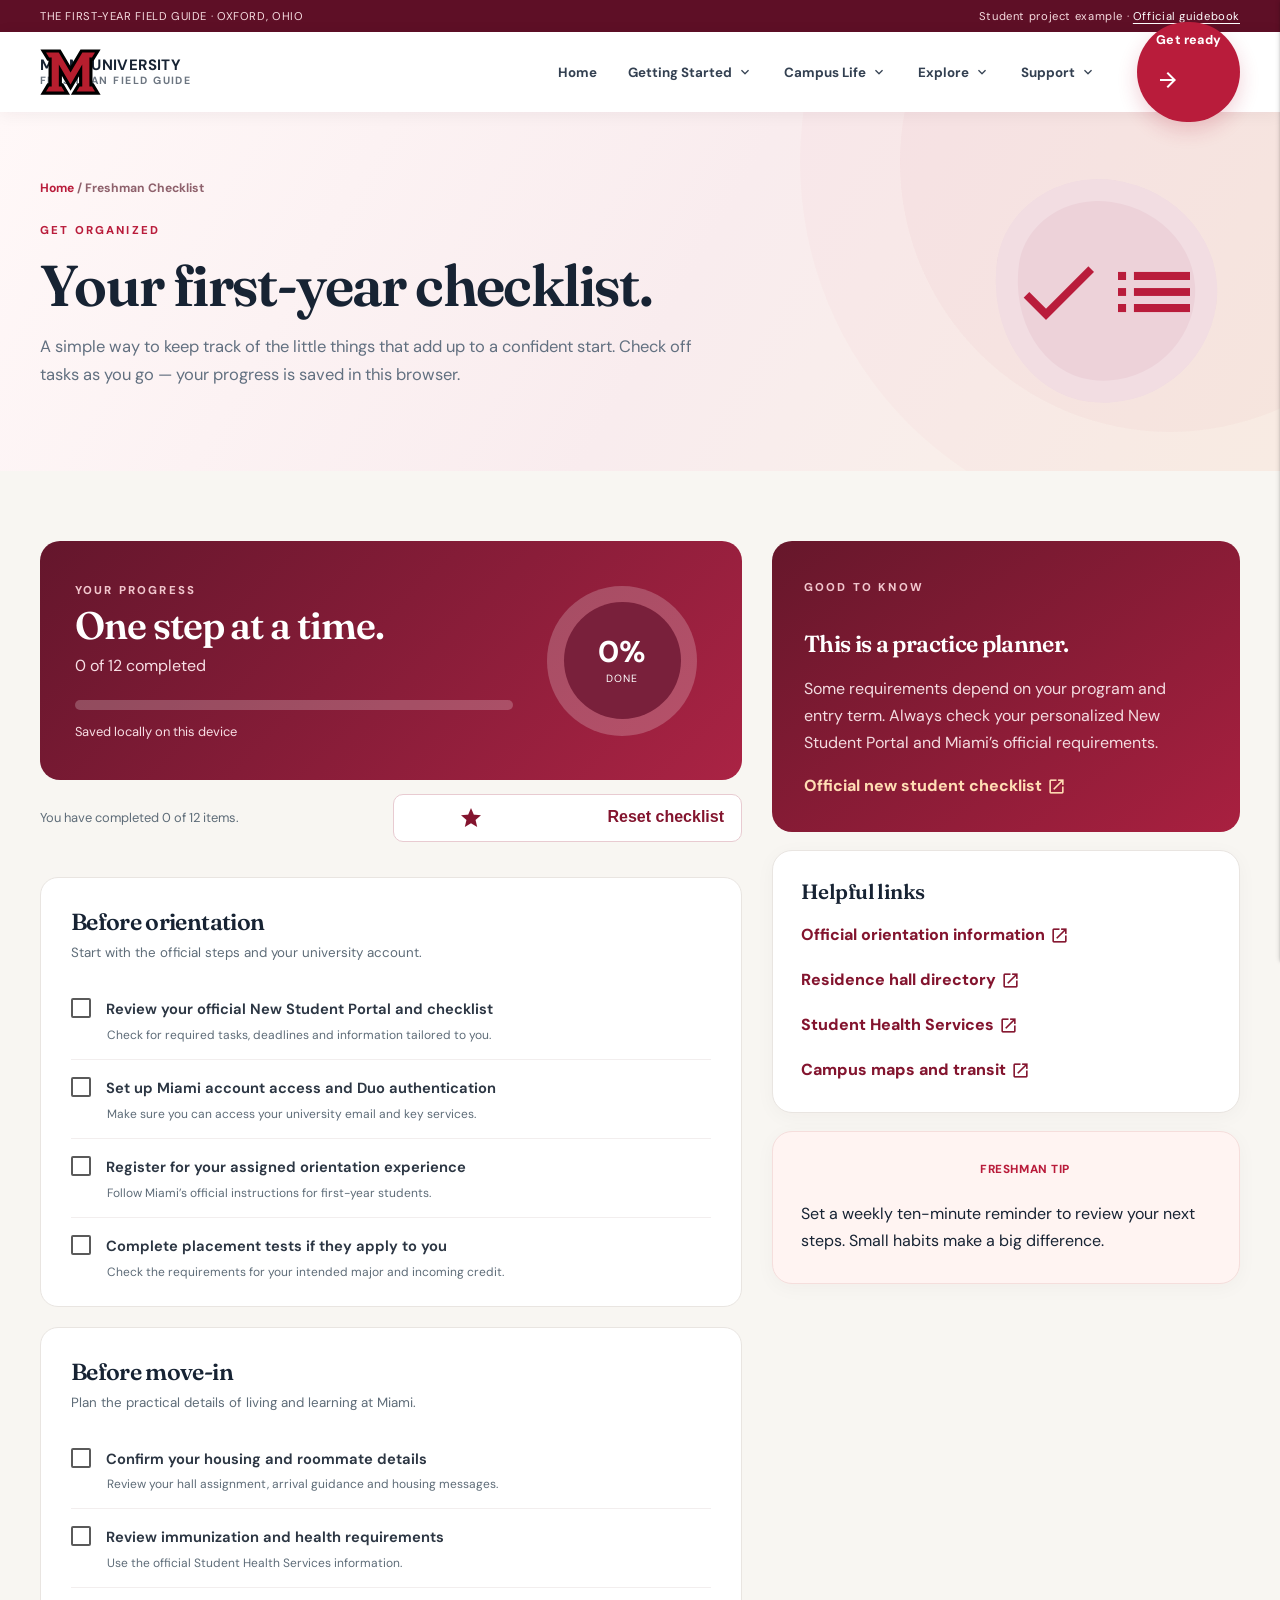
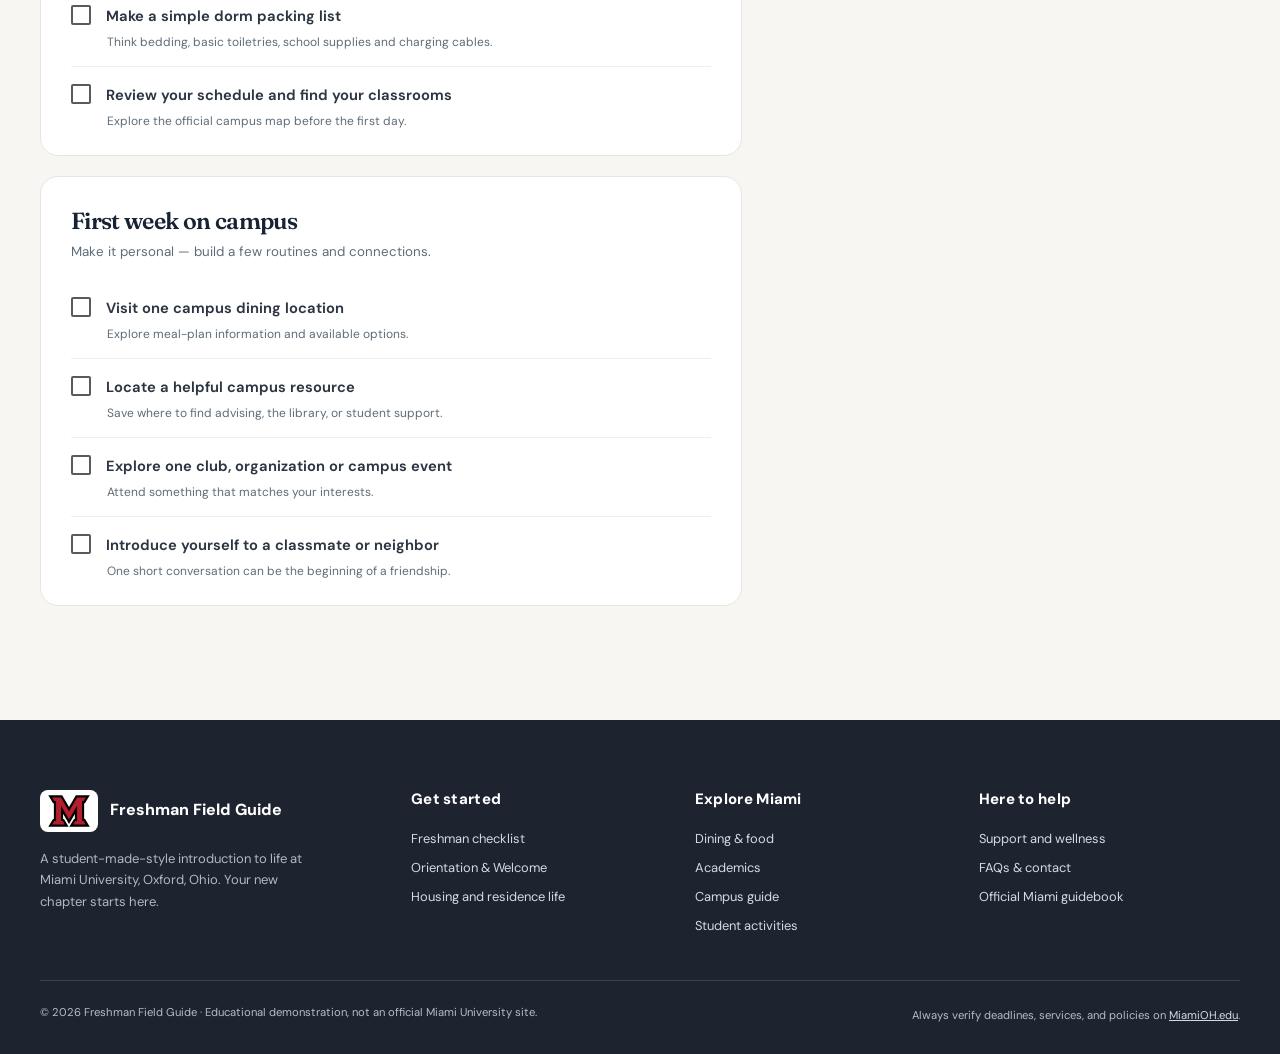
<file: checklist.html>
<!DOCTYPE html>
<html lang="en">

<head>
    <meta charset="utf-8" />
    <meta name="viewport" content="width=device-width, initial-scale=1.0" />
    <title>Freshman Checklist | Miami Freshman Field Guide</title>
    <meta name="description" content="An interactive first-year checklist with saved progress." />
    <link rel="icon" type="image/svg+xml" href="assets/favicon.svg" />
    <link rel="preconnect" href="https://fonts.googleapis.com" />
    <link rel="preconnect" href="https://fonts.gstatic.com" crossorigin />
    <link href="https://fonts.googleapis.com/css2?family=DM+Sans:wght@400;500;600;700;800&family=Fraunces:opsz,wght@9..144,500;9..144,600;9..144,700&display=swap" rel="stylesheet" />
    <link href="https://fonts.googleapis.com/icon?family=Material+Icons" rel="stylesheet" />
    <!-- Materialize CSS 1.0.0, from the official getting-started documentation -->
    <link rel="stylesheet" href="https://cdnjs.cloudflare.com/ajax/libs/materialize/1.0.0/css/materialize.min.css" />
    <link rel="stylesheet" href="css/styles.css" />
</head>

<body>
    <a href="#main-content" class="skip-link">Skip to content</a>
    <div class="site-topline">
        <div class="container"><span>THE FIRST-YEAR FIELD GUIDE · OXFORD, OHIO</span><span class="topline-right">Student project example · <a href="https://miamioh.edu/life-at-miami/new-students-orientation/orientation/guidebook/" target="_blank" rel="noopener noreferrer">Official guidebook</a></span></div>
    </div>
    <nav id="site-nav" aria-label="Primary navigation">
        <div class="nav-wrapper container">
            <a href="index.html" class="brand-link" aria-label="Miami Freshman Guide homepage"><img class="brand-logo" src="assets/Miami_Redhawks_logo.svg" alt="Miami RedHawks logo" width="60" height="46" /><span class="brand-wordmark"><b>MIAMI UNIVERSITY</b><small>FRESHMAN FIELD GUIDE</small></span></a>
            <div class="desktop-links"><a href="index.html" class="">Home</a><a href="#!" class="dropdown-trigger" data-target="drop-0" aria-label="Getting Started menu">Getting Started <i class="material-icons" aria-hidden="true">expand_more</i></a><a href="#!" class="dropdown-trigger" data-target="drop-1" aria-label="Campus Life menu">Campus Life <i class="material-icons" aria-hidden="true">expand_more</i></a><a href="#!" class="dropdown-trigger" data-target="drop-2" aria-label="Explore menu">Explore <i class="material-icons" aria-hidden="true">expand_more</i></a><a href="#!" class="dropdown-trigger" data-target="drop-3" aria-label="Support menu">Support <i class="material-icons" aria-hidden="true">expand_more</i></a></div><a class="nav-cta waves-effect waves-light" href="checklist.html">Get ready <i class="material-icons" aria-hidden="true">arrow_forward</i></a>
            <button type="button" class="menu-button sidenav-trigger" data-target="mobile-nav" aria-label="Open mobile menu" aria-controls="mobile-nav"><i class="material-icons" aria-hidden="true">menu</i></button>
        </div>
    </nav>
    <ul id="drop-0" class="dropdown-content">
        <li><a href="checklist.html">Freshman checklist</a></li>
        <li><a href="orientation.html">Orientation & Welcome</a></li>
    </ul>
    <ul id="drop-1" class="dropdown-content">
        <li><a href="housing.html">Housing & residence life</a></li>
        <li><a href="dining.html">Dining & food</a></li>
        <li><a href="activities.html">Clubs & activities</a></li>
    </ul>
    <ul id="drop-2" class="dropdown-content">
        <li><a href="academics.html">Academics & registration</a></li>
        <li><a href="campus.html">Campus & transportation</a></li>
        <li><a href="oxford.html">Oxford</a></li>
        <li><a href="oxford.html">Oxford</a></li>        
    </ul>
    <ul id="drop-3" class="dropdown-content">
        <li><a href="support.html">Health & wellness</a></li>
        <li><a href="faq.html">FAQs & contact</a></li>
    </ul>
    <ul class="sidenav" id="mobile-nav" aria-label="Mobile navigation">
        <li>
            <div class="mobile-header"><b>MIAMI FIELD GUIDE</b>
                <p>Everything you need for day one.</p>
            </div>
        </li>
        <li><a href="index.html" class=""><i class="material-icons" aria-hidden="true">home</i> Home</a></li>
        <li>
            <div class="subnav-label">Get started</div>
        </li>
        <li><a href="checklist.html" class="active"><i class="material-icons" aria-hidden="true">checklist</i> Freshman Checklist</a></li>
        <li><a href="orientation.html" class=""><i class="material-icons" aria-hidden="true">event</i> Orientation & Welcome</a></li>
        <li>
            <div class="subnav-label">Campus life</div>
        </li>
        <li><a href="housing.html" class=""><i class="material-icons" aria-hidden="true">hotel</i> Housing & Residence Life</a></li>
        <li><a href="dining.html" class=""><i class="material-icons" aria-hidden="true">restaurant</i> Dining & Food</a></li>
        <li>
            <div class="subnav-label">Academics</div>
        </li>
        <li><a href="academics.html" class=""><i class="material-icons" aria-hidden="true">school</i> Academics</a></li>
        <li><a href="campus.html" class=""><i class="material-icons" aria-hidden="true">map</i> Campus & Tranport</a></li>
        <li><a href="oxford.html" class=""><i class="material-icons" aria-hidden="true">local_activity</i> Oxford</a></li>
        <li>
            <div class="subnav-label">Explore</div>
        </li>
        <li><a href="activities.html" class=""><i class="material-icons" aria-hidden="true">groups</i> Clubs & Activities</a></li>
        <li><a href="support.html" class=""><i class="material-icons" aria-hidden="true">favorite</i> Wellness & Support</a></li>
        <li>
            <div class="subnav-label">Ask</div>
        </li>
        <li><a href="faq.html" class=""><i class="material-icons" aria-hidden="true">help_outline</i> FAQs & Contact</a></li>
    </ul>
    <main id="main-content">
        <section class="page-hero">
            <div class="container page-hero-grid">
                <div>
                    <div class="breadcrumbs"><a href="index.html">Home</a> / Freshman Checklist</div><span class="eyebrow">GET ORGANIZED</span>
                    <h1>Your first-year checklist.</h1>
                    <p>A simple way to keep track of the little things that add up to a confident start. Check off tasks as you go — your progress is saved in this browser.</p>
                </div>
                <div class="page-hero-icon" aria-hidden="true"><i class="material-icons" aria-hidden="true">checklist</i></div>
            </div>
        </section>
        <div class="container page-main">
            <div class="split-col">
                <div>
                    <div class="progress-wrap">
                        <div><span class="eyebrow light">YOUR PROGRESS</span>
                            <h2>One step at a time.</h2>
                            <p id="completedNumber">0 of 12 completed</p>
                            <div class="progress">
                                <div id="checklistProgress" class="determinate" style="width:0%"></div>
                            </div><span class="small-note" style="color:#f8dfe5">Saved locally on this device</span>
                        </div>
                        <div class="progress-donut" id="progressDonut" role="progressbar" aria-label="Checklist completion" aria-valuemin="0" aria-valuemax="100" aria-valuenow="0">
                            <div class="progress-donut-inner"><b id="completedPercent">0%</b><small>done</small></div>
                        </div>
                    </div>
                    <div class="checklist-actions"><span id="checklistAnnouncement" class="small-note" role="status" aria-live="polite">You have completed 0 of 12 items.</span><button type="button" class="reset-btn" id="resetChecklist"><i class="material-icons" aria-hidden="true">restart_alt</i> Reset checklist</button></div>
                    <div data-checklist>
                        <section class="checklist-group">
                            <h3>Before orientation</h3>
                            <p class="group-subtitle">Start with the official steps and your university account.</p>
                            <div class="check-item"><label for="ck-access"><input id="ck-access" class="filled-in" type="checkbox" /><span>Review your official New Student Portal and checklist</span></label><small>Check for required tasks, deadlines and information tailored to you.</small></div>
                            <div class="check-item"><label for="ck-duo"><input id="ck-duo" class="filled-in" type="checkbox" /><span>Set up Miami account access and Duo authentication</span></label><small>Make sure you can access your university email and key services.</small></div>
                            <div class="check-item"><label for="ck-orientation"><input id="ck-orientation" class="filled-in" type="checkbox" /><span>Register for your assigned orientation experience</span></label><small>Follow Miami’s official instructions for first-year students.</small></div>
                            <div class="check-item"><label for="ck-placement"><input id="ck-placement" class="filled-in" type="checkbox" /><span>Complete placement tests if they apply to you</span></label><small>Check the requirements for your intended major and incoming credit.</small></div>
                        </section>
                        <section class="checklist-group">
                            <h3>Before move-in</h3>
                            <p class="group-subtitle">Plan the practical details of living and learning at Miami.</p>
                            <div class="check-item"><label for="ck-housing"><input id="ck-housing" class="filled-in" type="checkbox" /><span>Confirm your housing and roommate details</span></label><small>Review your hall assignment, arrival guidance and housing messages.</small></div>
                            <div class="check-item"><label for="ck-health"><input id="ck-health" class="filled-in" type="checkbox" /><span>Review immunization and health requirements</span></label><small>Use the official Student Health Services information.</small></div>
                            <div class="check-item"><label for="ck-packing"><input id="ck-packing" class="filled-in" type="checkbox" /><span>Make a simple dorm packing list</span></label><small>Think bedding, basic toiletries, school supplies and charging cables.</small></div>
                            <div class="check-item"><label for="ck-classes"><input id="ck-classes" class="filled-in" type="checkbox" /><span>Review your schedule and find your classrooms</span></label><small>Explore the official campus map before the first day.</small></div>
                        </section>
                        <section class="checklist-group">
                            <h3>First week on campus</h3>
                            <p class="group-subtitle">Make it personal — build a few routines and connections.</p>
                            <div class="check-item"><label for="ck-dining"><input id="ck-dining" class="filled-in" type="checkbox" /><span>Visit one campus dining location</span></label><small>Explore meal-plan information and available options.</small></div>
                            <div class="check-item"><label for="ck-help"><input id="ck-help" class="filled-in" type="checkbox" /><span>Locate a helpful campus resource</span></label><small>Save where to find advising, the library, or student support.</small></div>
                            <div class="check-item"><label for="ck-clubs"><input id="ck-clubs" class="filled-in" type="checkbox" /><span>Explore one club, organization or campus event</span></label><small>Attend something that matches your interests.</small></div>
                            <div class="check-item"><label for="ck-hello"><input id="ck-hello" class="filled-in" type="checkbox" /><span>Introduce yourself to a classmate or neighbor</span></label><small>One short conversation can be the beginning of a friendship.</small></div>
                        </section>
                    </div>
                </div>
                <aside class="stack">
                    <div class="panel-highlight"><span class="eyebrow light">GOOD TO KNOW</span>
                        <h3>This is a practice planner.</h3>
                        <p>Some requirements depend on your program and entry term. Always check your personalized New Student Portal and Miami’s official requirements.</p><a class="text-link" href="https://miamioh.edu/life-at-miami/new-students-orientation/transition/new-student-checklist/" target="_blank" rel="noopener noreferrer">Official new student checklist <i class="material-icons" aria-hidden="true">open_in_new</i></a>
                    </div>
                    <div class="panel">
                        <h3>Helpful links</h3>
                        <div class="stack"><a class="text-link" href="https://miamioh.edu/life-at-miami/new-students-orientation/orientation/first-year-orientation/" target="_blank" rel="noopener noreferrer">Official orientation information <i class="material-icons" aria-hidden="true">open_in_new</i></a><a class="text-link" href="https://miamioh.edu/life-at-miami/living-on-campus/housing/residence-halls/" target="_blank" rel="noopener noreferrer">Residence hall directory <i class="material-icons" aria-hidden="true">open_in_new</i></a><a class="text-link" href="https://miamioh.edu/life-at-miami/health-well-being/student-health-services/" target="_blank" rel="noopener noreferrer">Student Health Services <i class="material-icons" aria-hidden="true">open_in_new</i></a><a class="text-link" href="https://miamioh.edu/visit-miami/oxford-campus/maps-parking-and-transit.html" target="_blank" rel="noopener noreferrer">Campus maps and transit <i class="material-icons" aria-hidden="true">open_in_new</i></a></div>
                    </div>
                    <div class="panel soft"><span class="icon-label"><i class="material-icons" aria-hidden="true">lightbulb</i> FRESHMAN TIP</span>
                        <p style="margin-top:13px">Set a weekly ten-minute reminder to review your next steps. Small habits make a big difference.</p>
                    </div>
                </aside>
            </div>
        </div>
    </main>
    <footer class="site-footer">
        <div class="container">
            <div class="footer-grid">
                <div>
                    <div class="footer-brand"><img class="brand-logo" src="assets/Miami_Redhawks_logo.svg" alt="Miami RedHawks logo" width="60" height="46" /><span>Freshman Field Guide</span></div>
                    <p>A student-made-style introduction to life at Miami University, Oxford, Ohio. Your new chapter starts here.</p>
                </div>
                <div>
                    <h3>Get started</h3><a href="checklist.html">Freshman checklist</a><a href="orientation.html">Orientation & Welcome</a><a href="housing.html">Housing and residence life</a>
                </div>
                <div>
                    <h3>Explore Miami</h3><a href="dining.html">Dining & food</a><a href="academics.html">Academics</a><a href="campus.html">Campus guide</a><a href="activities.html">Student activities</a>
                </div>
                <div>
                    <h3>Here to help</h3><a href="support.html">Support and wellness</a><a href="faq.html">FAQs & contact</a><a href="https://miamioh.edu/life-at-miami/new-students-orientation/orientation/guidebook/" target="_blank" rel="noopener noreferrer">Official Miami guidebook</a>
                </div>
            </div>
            <div class="footer-bottom"><span>© 2026 Freshman Field Guide · Educational demonstration, not an official Miami University site.</span><span>Always verify deadlines, services, and policies on <a href="https://miamioh.edu/" target="_blank" rel="noopener noreferrer">MiamiOH.edu</a>.</span></div>
        </div>
    </footer>
    <!-- Materialize JavaScript must load before our custom JavaScript -->
    <script src="https://cdnjs.cloudflare.com/ajax/libs/materialize/1.0.0/js/materialize.min.js"></script>
    <script src="js/main.js"></script>
</body>

</html>
</file>
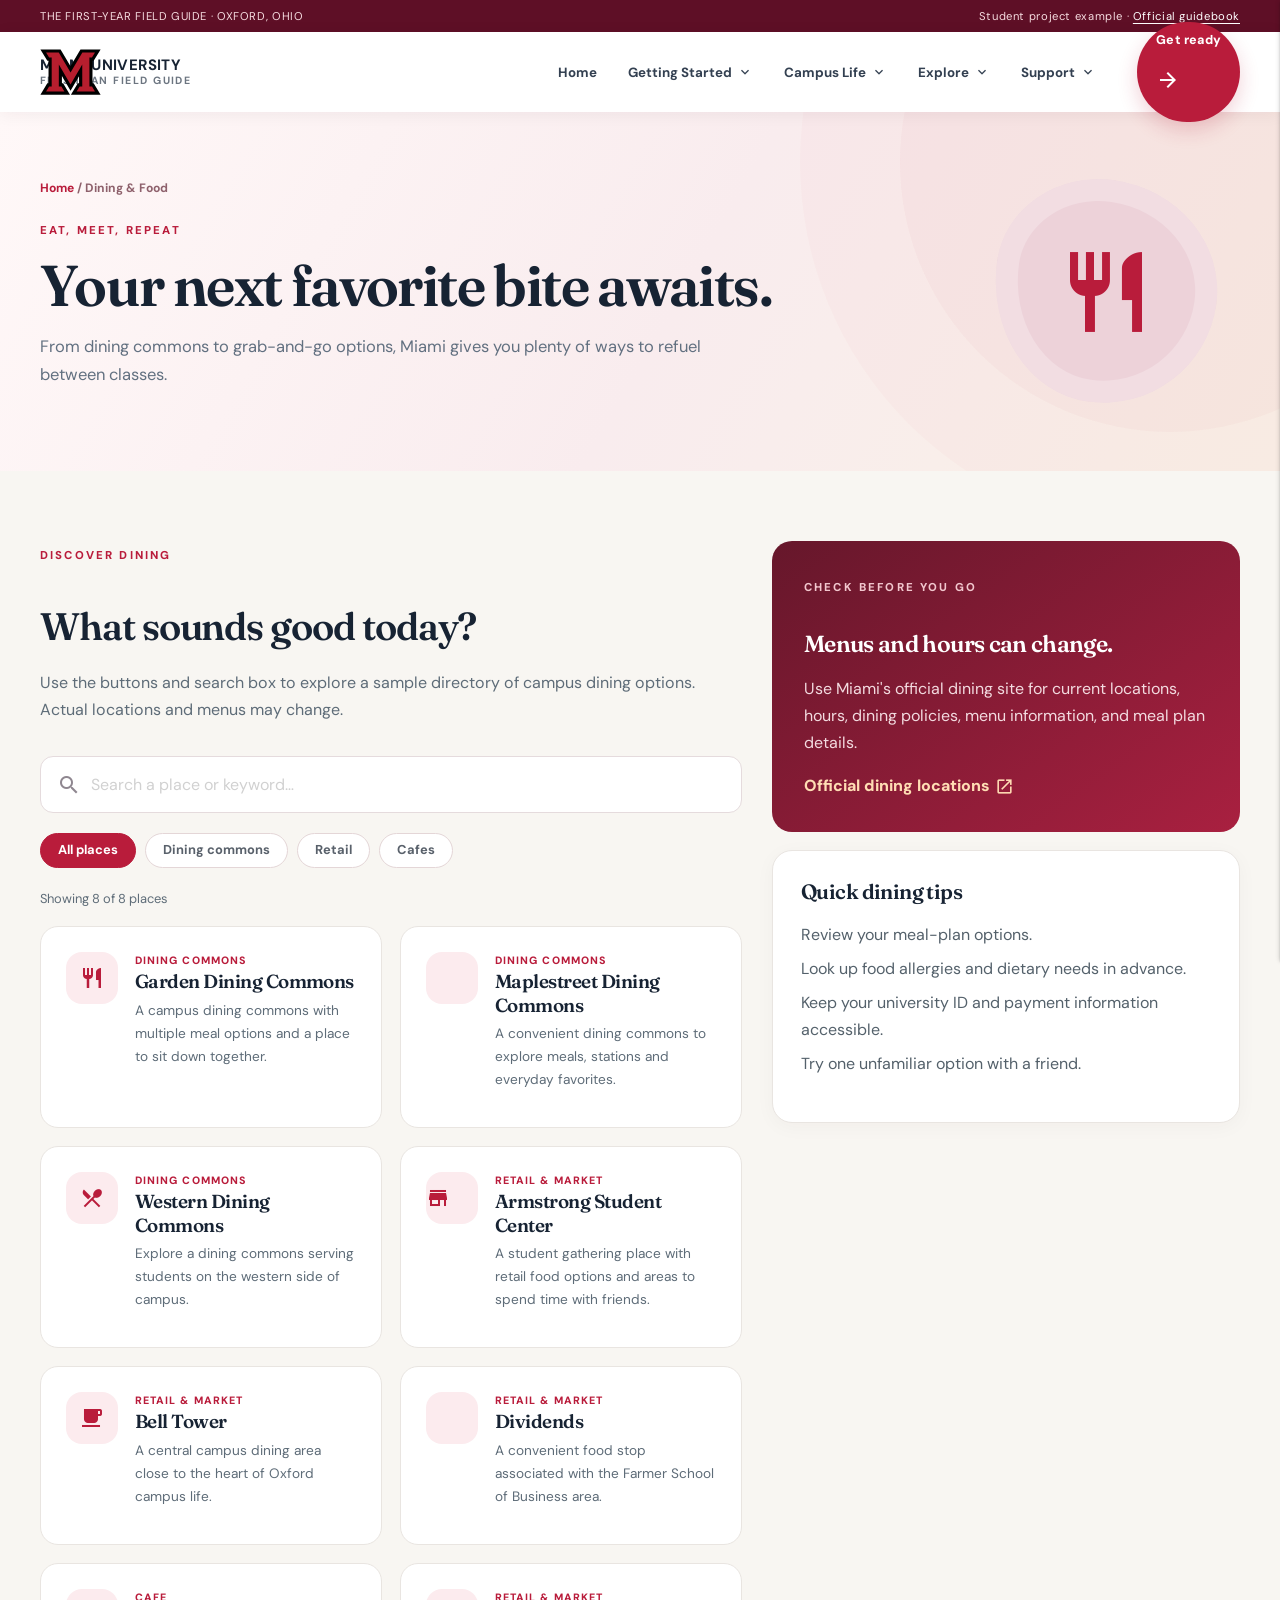
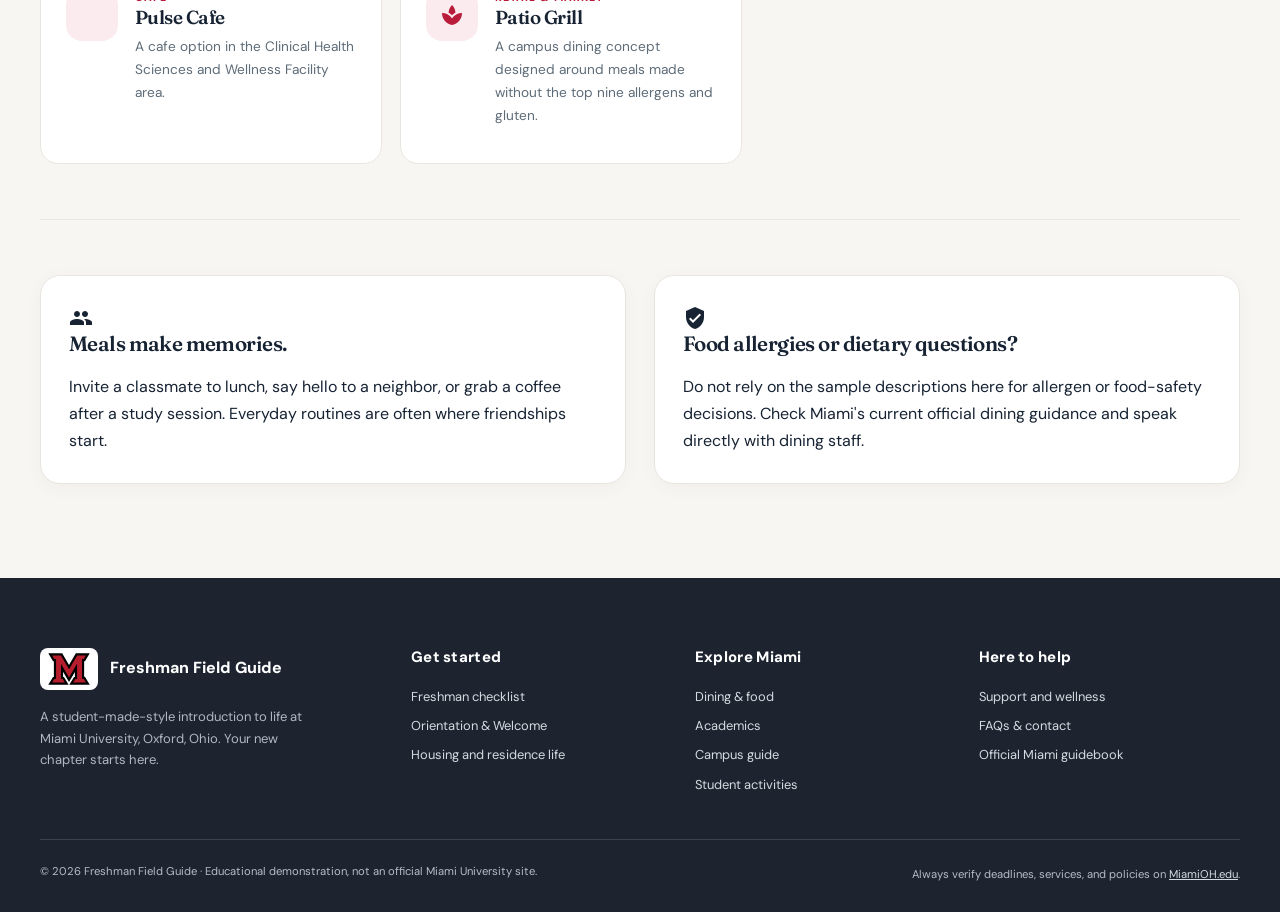
<file: dining.html>
<!DOCTYPE html>
<html lang="en">

<head>
    <meta charset="utf-8" />
    <meta name="viewport" content="width=device-width, initial-scale=1.0" />
    <title>Dining &amp; Food | Miami Freshman Field Guide</title>
    <meta name="description" content="Filter and search campus dining locations with JavaScript." />
    <link rel="icon" type="image/svg+xml" href="assets/favicon.svg" />
    <link rel="preconnect" href="https://fonts.googleapis.com" />
    <link rel="preconnect" href="https://fonts.gstatic.com" crossorigin />
    <link href="https://fonts.googleapis.com/css2?family=DM+Sans:wght@400;500;600;700;800&family=Fraunces:opsz,wght@9..144,500;9..144,600;9..144,700&display=swap" rel="stylesheet" />
    <link href="https://fonts.googleapis.com/icon?family=Material+Icons" rel="stylesheet" />
    <!-- Materialize CSS 1.0.0, from the official getting-started documentation -->
    <link rel="stylesheet" href="https://cdnjs.cloudflare.com/ajax/libs/materialize/1.0.0/css/materialize.min.css" />
    <link rel="stylesheet" href="css/styles.css" />
</head>

<body>
    <a href="#main-content" class="skip-link">Skip to content</a>
    <div class="site-topline">
        <div class="container"><span>THE FIRST-YEAR FIELD GUIDE · OXFORD, OHIO</span><span class="topline-right">Student project example · <a href="https://miamioh.edu/life-at-miami/new-students-orientation/orientation/guidebook/" target="_blank" rel="noopener noreferrer">Official guidebook</a></span></div>
    </div>
    <nav id="site-nav" aria-label="Primary navigation">
        <div class="nav-wrapper container">
            <a href="index.html" class="brand-link" aria-label="Miami Freshman Guide homepage"><img class="brand-logo" src="assets/Miami_Redhawks_logo.svg" alt="Miami RedHawks logo" width="60" height="46" /><span class="brand-wordmark"><b>MIAMI UNIVERSITY</b><small>FRESHMAN FIELD GUIDE</small></span></a>
            <div class="desktop-links"><a href="index.html" class="">Home</a><a href="#!" class="dropdown-trigger" data-target="drop-0" aria-label="Getting Started menu">Getting Started <i class="material-icons" aria-hidden="true">expand_more</i></a><a href="#!" class="dropdown-trigger" data-target="drop-1" aria-label="Campus Life menu">Campus Life <i class="material-icons" aria-hidden="true">expand_more</i></a><a href="#!" class="dropdown-trigger" data-target="drop-2" aria-label="Explore menu">Explore <i class="material-icons" aria-hidden="true">expand_more</i></a><a href="#!" class="dropdown-trigger" data-target="drop-3" aria-label="Support menu">Support <i class="material-icons" aria-hidden="true">expand_more</i></a></div><a class="nav-cta waves-effect waves-light" href="checklist.html">Get ready <i class="material-icons" aria-hidden="true">arrow_forward</i></a>
            <button type="button" class="menu-button sidenav-trigger" data-target="mobile-nav" aria-label="Open mobile menu" aria-controls="mobile-nav"><i class="material-icons" aria-hidden="true">menu</i></button>
        </div>
    </nav>
    <ul id="drop-0" class="dropdown-content">
        <li><a href="checklist.html">Freshman checklist</a></li>
        <li><a href="orientation.html">Orientation & Welcome</a></li>
    </ul>
    <ul id="drop-1" class="dropdown-content">
        <li><a href="housing.html">Housing & residence life</a></li>
        <li><a href="dining.html">Dining & food</a></li>
        <li><a href="activities.html">Clubs & activities</a></li>
    </ul>
    <ul id="drop-2" class="dropdown-content">
        <li><a href="academics.html">Academics & registration</a></li>
        <li><a href="campus.html">Campus & transportation</a></li>
        <li><a href="oxford.html">Oxford</a></li>
        <li><a href="oxford.html">Oxford</a></li>        
    </ul>
    <ul id="drop-3" class="dropdown-content">
        <li><a href="support.html">Health & wellness</a></li>
        <li><a href="faq.html">FAQs & contact</a></li>
    </ul>
    <ul class="sidenav" id="mobile-nav" aria-label="Mobile navigation">
        <li>
            <div class="mobile-header"><b>MIAMI FIELD GUIDE</b>
                <p>Everything you need for day one.</p>
            </div>
        </li>
        <li><a href="index.html" class=""><i class="material-icons" aria-hidden="true">home</i> Home</a></li>
        <li>
            <div class="subnav-label">Get started</div>
        </li>
        <li><a href="checklist.html" class=""><i class="material-icons" aria-hidden="true">checklist</i> Freshman Checklist</a></li>
        <li><a href="orientation.html" class=""><i class="material-icons" aria-hidden="true">event</i> Orientation & Welcome</a></li>
        <li>
            <div class="subnav-label">Campus life</div>
        </li>
        <li><a href="housing.html" class=""><i class="material-icons" aria-hidden="true">hotel</i> Housing & Residence Life</a></li>
        <li><a href="dining.html" class="active"><i class="material-icons" aria-hidden="true">restaurant</i> Dining & Food</a></li>
        <li>
            <div class="subnav-label">Academics</div>
        </li>
        <li><a href="academics.html" class=""><i class="material-icons" aria-hidden="true">school</i> Academics</a></li>
        <li><a href="campus.html" class=""><i class="material-icons" aria-hidden="true">map</i> Campus & Tranport</a></li>
        <li><a href="oxford.html" class=""><i class="material-icons" aria-hidden="true">local_activity</i> Oxford</a></li>
        <li>
            <div class="subnav-label">Explore</div>
        </li>
        <li><a href="activities.html" class=""><i class="material-icons" aria-hidden="true">groups</i> Clubs & Activities</a></li>
        <li><a href="support.html" class=""><i class="material-icons" aria-hidden="true">favorite</i> Wellness & Support</a></li>
        <li>
            <div class="subnav-label">Ask</div>
        </li>
        <li><a href="faq.html" class=""><i class="material-icons" aria-hidden="true">help_outline</i> FAQs & Contact</a></li>
    </ul>
    <main id="main-content">
        <section class="page-hero">
            <div class="container page-hero-grid">
                <div>
                    <div class="breadcrumbs"><a href="index.html">Home</a> / Dining &amp; Food</div><span class="eyebrow">EAT, MEET, REPEAT</span>
                    <h1>Your next favorite bite awaits.</h1>
                    <p>From dining commons to grab-and-go options, Miami gives you plenty of ways to refuel between classes.</p>
                </div>
                <div class="page-hero-icon" aria-hidden="true"><i class="material-icons" aria-hidden="true">restaurant</i></div>
            </div>
        </section>
        <div class="container page-main">
            <div class="split-col">
                <div>
                    <div class="section-header"><span class="eyebrow">DISCOVER DINING</span>
                        <h2>What sounds good today?</h2>
                        <p>Use the buttons and search box to explore a sample directory of campus dining options. Actual locations and menus may change.</p>
                    </div>
                    <div data-dining-root>
                        <div class="search-field"><label class="sr-only" for="diningSearch">Search dining locations</label><i class="material-icons" aria-hidden="true">search</i><input type="search" id="diningSearch" placeholder="Search a place or keyword…" autocomplete="off" /></div>
                        <div class="filter-bar" aria-label="Filter dining locations"><button type="button" class="filter-btn active" data-filter="all" aria-pressed="true">All places</button><button type="button" class="filter-btn" data-filter="commons" aria-pressed="false">Dining commons</button><button type="button" class="filter-btn" data-filter="retail" aria-pressed="false">Retail</button><button type="button" class="filter-btn" data-filter="cafe" aria-pressed="false">Cafes</button></div>
                        <p id="diningResultCount" class="result-count" aria-live="polite">Showing 8 of 8 places</p>
                        <div class="directory-grid">
                            <article class="directory-card" data-dining-category="commons" data-keywords="dining meal swipes buffet">
                                <div class="round-icon"><i class="material-icons" aria-hidden="true">restaurant</i></div>
                                <div>
                                    <div class="microtag">DINING COMMONS</div>
                                    <h3>Garden Dining Commons</h3>
                                    <p>A campus dining commons with multiple meal options and a place to sit down together.</p>
                                </div>
                            </article>
                            <article class="directory-card" data-dining-category="commons" data-keywords="maple street buffet">
                                <div class="round-icon"><i class="material-icons" aria-hidden="true">ramen_dining</i></div>
                                <div>
                                    <div class="microtag">DINING COMMONS</div>
                                    <h3>Maplestreet Dining Commons</h3>
                                    <p>A convenient dining commons to explore meals, stations and everyday favorites.</p>
                                </div>
                            </article>
                            <article class="directory-card" data-dining-category="commons" data-keywords="western meals">
                                <div class="round-icon"><i class="material-icons" aria-hidden="true">local_dining</i></div>
                                <div>
                                    <div class="microtag">DINING COMMONS</div>
                                    <h3>Western Dining Commons</h3>
                                    <p>Explore a dining commons serving students on the western side of campus.</p>
                                </div>
                            </article>
                            <article class="directory-card" data-dining-category="retail" data-keywords="food student center retail">
                                <div class="round-icon"><i class="material-icons" aria-hidden="true">storefront</i></div>
                                <div>
                                    <div class="microtag">RETAIL &amp; MARKET</div>
                                    <h3>Armstrong Student Center</h3>
                                    <p>A student gathering place with retail food options and areas to spend time with friends.</p>
                                </div>
                            </article>
                            <article class="directory-card" data-dining-category="retail" data-keywords="bell tower high street retail">
                                <div class="round-icon"><i class="material-icons" aria-hidden="true">local_cafe</i></div>
                                <div>
                                    <div class="microtag">RETAIL &amp; MARKET</div>
                                    <h3>Bell Tower</h3>
                                    <p>A central campus dining area close to the heart of Oxford campus life.</p>
                                </div>
                            </article>
                            <article class="directory-card" data-dining-category="retail" data-keywords="business cafe lunch retail">
                                <div class="round-icon"><i class="material-icons" aria-hidden="true">lunch_dining</i></div>
                                <div>
                                    <div class="microtag">RETAIL &amp; MARKET</div>
                                    <h3>Dividends</h3>
                                    <p>A convenient food stop associated with the Farmer School of Business area.</p>
                                </div>
                            </article>
                            <article class="directory-card" data-dining-category="cafe" data-keywords="coffee pulse wellness">
                                <div class="round-icon"><i class="material-icons" aria-hidden="true">coffee</i></div>
                                <div>
                                    <div class="microtag">CAFE</div>
                                    <h3>Pulse Cafe</h3>
                                    <p>A cafe option in the Clinical Health Sciences and Wellness Facility area.</p>
                                </div>
                            </article>
                            <article class="directory-card" data-dining-category="retail" data-keywords="allergen friendly gluten-free">
                                <div class="round-icon"><i class="material-icons" aria-hidden="true">spa</i></div>
                                <div>
                                    <div class="microtag">RETAIL &amp; MARKET</div>
                                    <h3>Patio Grill</h3>
                                    <p>A campus dining concept designed around meals made without the top nine allergens and gluten.</p>
                                </div>
                            </article>
                        </div>
                        <p id="diningNoResults" class="no-results" hidden>No places match that search. Try a different term or category.</p>
                    </div>
                </div>
                <aside class="stack">
                    <div class="panel-highlight"><span class="eyebrow light">CHECK BEFORE YOU GO</span>
                        <h3>Menus and hours can change.</h3>
                        <p>Use Miami's official dining site for current locations, hours, dining policies, menu information, and meal plan details.</p><a class="text-link" href="https://miamioh.edu/life-at-miami/living-on-campus/dining/places-to-eat/" target="_blank" rel="noopener noreferrer">Official dining locations <i class="material-icons" aria-hidden="true">open_in_new</i></a>
                    </div>
                    <div class="panel">
                        <h3>Quick dining tips</h3>
                        <ul class="clean-list">
                            <li>Review your meal-plan options.</li>
                            <li>Look up food allergies and dietary needs in advance.</li>
                            <li>Keep your university ID and payment information accessible.</li>
                            <li>Try one unfamiliar option with a friend.</li>
                        </ul>
                    </div>
                </aside>
            </div>
            <hr class="section-break" />
            <div class="two-col">
                <div class="panel"><i class="material-icons" aria-hidden="true">people</i>
                    <h3>Meals make memories.</h3>
                    <p>Invite a classmate to lunch, say hello to a neighbor, or grab a coffee after a study session. Everyday routines are often where friendships start.</p>
                </div>
                <div class="panel"><i class="material-icons" aria-hidden="true">verified_user</i>
                    <h3>Food allergies or dietary questions?</h3>
                    <p>Do not rely on the sample descriptions here for allergen or food-safety decisions. Check Miami's current official dining guidance and speak directly with dining staff.</p>
                </div>
            </div>
        </div>
    </main>
    <footer class="site-footer">
        <div class="container">
            <div class="footer-grid">
                <div>
                    <div class="footer-brand"><img class="brand-logo" src="assets/Miami_Redhawks_logo.svg" alt="Miami RedHawks logo" width="60" height="46" /><span>Freshman Field Guide</span></div>
                    <p>A student-made-style introduction to life at Miami University, Oxford, Ohio. Your new chapter starts here.</p>
                </div>
                <div>
                    <h3>Get started</h3><a href="checklist.html">Freshman checklist</a><a href="orientation.html">Orientation & Welcome</a><a href="housing.html">Housing and residence life</a>
                </div>
                <div>
                    <h3>Explore Miami</h3><a href="dining.html">Dining & food</a><a href="academics.html">Academics</a><a href="campus.html">Campus guide</a><a href="activities.html">Student activities</a>
                </div>
                <div>
                    <h3>Here to help</h3><a href="support.html">Support and wellness</a><a href="faq.html">FAQs & contact</a><a href="https://miamioh.edu/life-at-miami/new-students-orientation/orientation/guidebook/" target="_blank" rel="noopener noreferrer">Official Miami guidebook</a>
                </div>
            </div>
            <div class="footer-bottom"><span>© 2026 Freshman Field Guide · Educational demonstration, not an official Miami University site.</span><span>Always verify deadlines, services, and policies on <a href="https://miamioh.edu/" target="_blank" rel="noopener noreferrer">MiamiOH.edu</a>.</span></div>
        </div>
    </footer>
    <!-- Materialize JavaScript must load before our custom JavaScript -->
    <script src="https://cdnjs.cloudflare.com/ajax/libs/materialize/1.0.0/js/materialize.min.js"></script>
    <script src="js/main.js"></script>
</body>

</html>
</file>
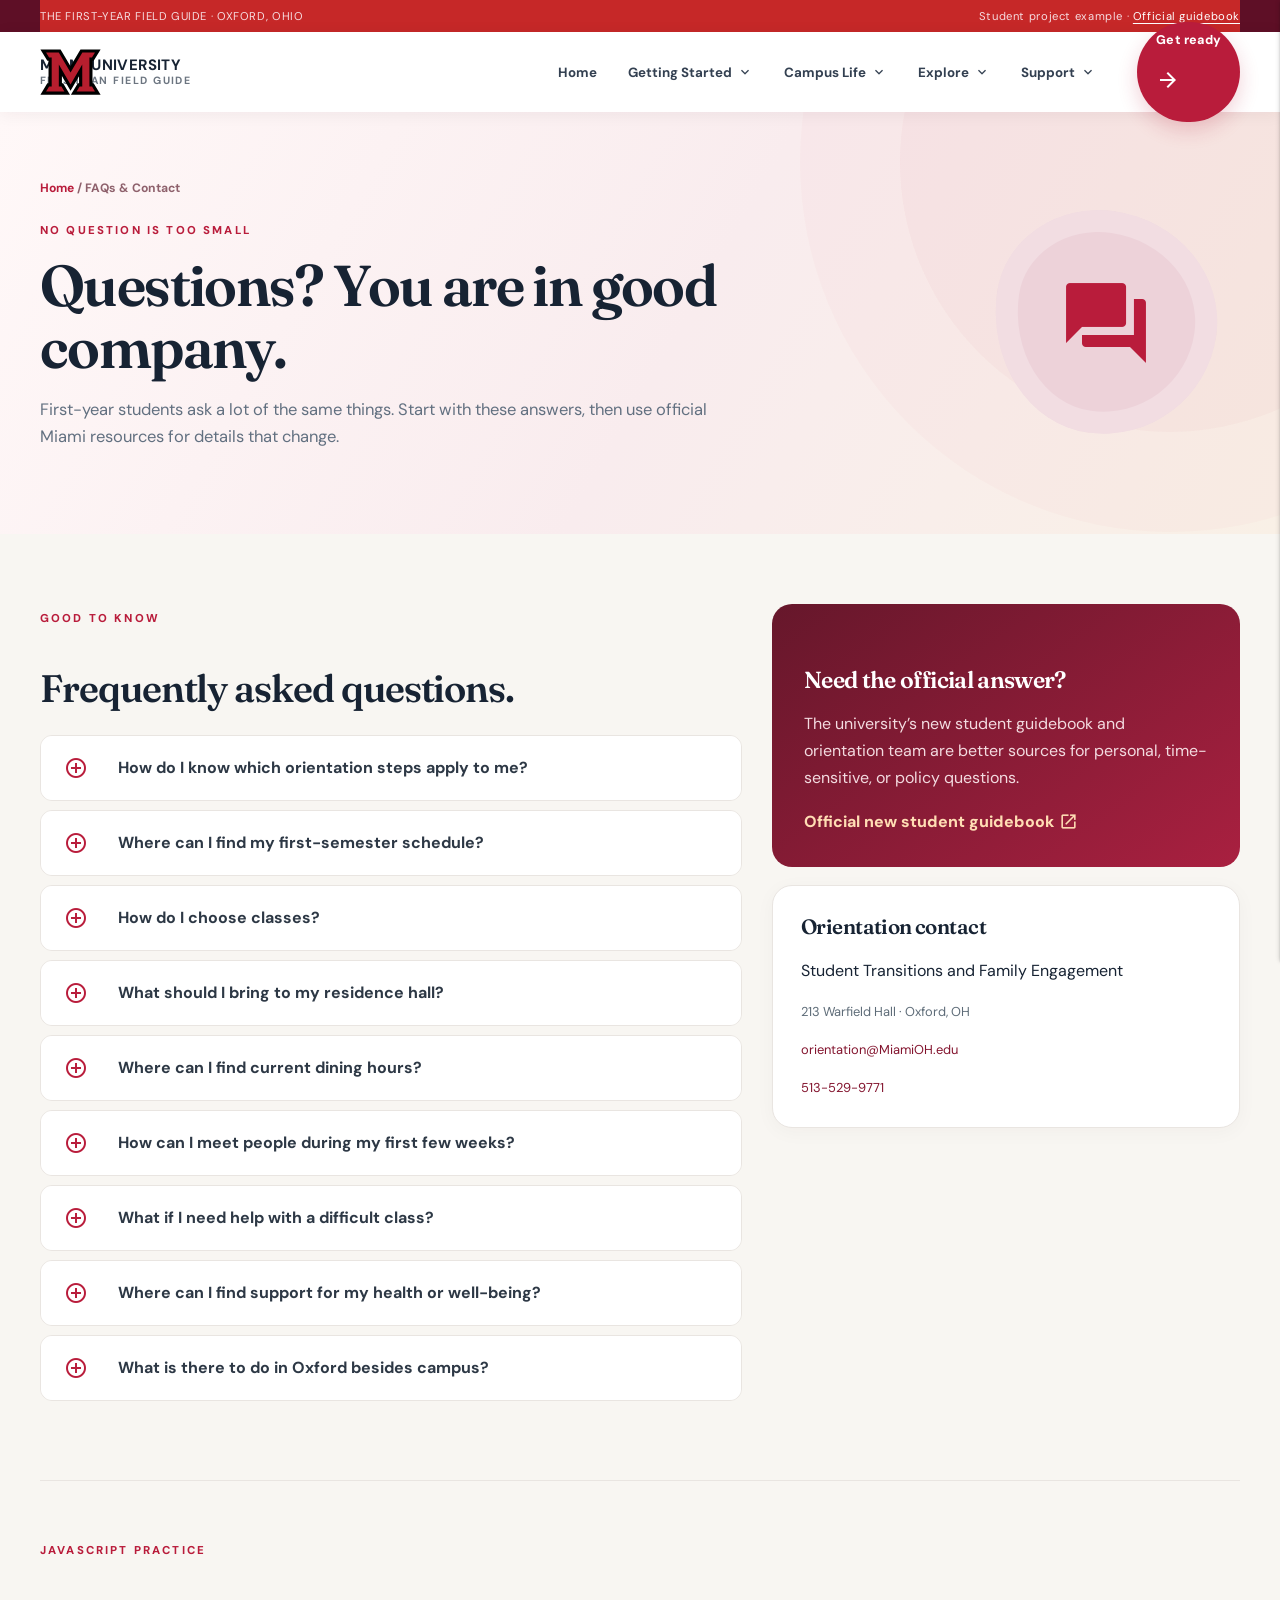
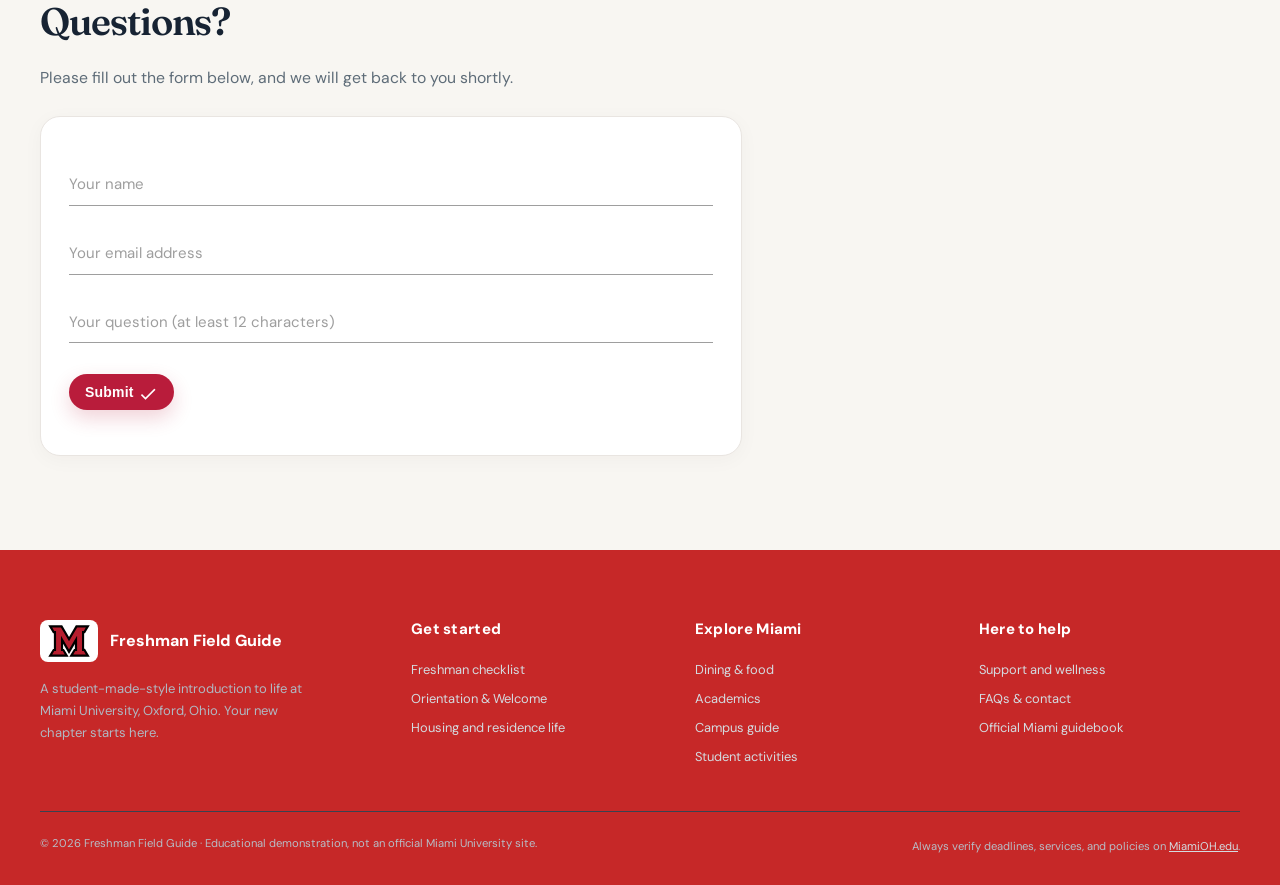
<file: faq.html>
<!DOCTYPE html>
<html lang="en">

<head>
    <meta charset="utf-8" />
    <meta name="viewport" content="width=device-width, initial-scale=1.0" />
    <title>FAQs &amp; Contact | Miami Freshman Field Guide</title>
    <meta name="description" content="Campus FAQ accordion and a working local-only form validation example." />
    <link rel="icon" type="image/svg+xml" href="assets/favicon.svg" />
    <link rel="preconnect" href="https://fonts.googleapis.com" />
    <link rel="preconnect" href="https://fonts.gstatic.com" crossorigin />
    <link href="https://fonts.googleapis.com/css2?family=DM+Sans:wght@400;500;600;700;800&family=Fraunces:opsz,wght@9..144,500;9..144,600;9..144,700&display=swap" rel="stylesheet" />
    <link href="https://fonts.googleapis.com/icon?family=Material+Icons" rel="stylesheet" />
    <!-- Materialize CSS 1.0.0, from the official getting-started documentation -->
    <link rel="stylesheet" href="https://cdnjs.cloudflare.com/ajax/libs/materialize/1.0.0/css/materialize.min.css" />
    <link rel="stylesheet" href="css/styles.css" />
</head>

<body>
    <a href="#main-content" class="skip-link">Skip to content</a>
    <div class="site-topline">
        <div class="container red darken-3"><span>THE FIRST-YEAR FIELD GUIDE · OXFORD, OHIO</span><span class="topline-right">Student project example · <a href="https://miamioh.edu/life-at-miami/new-students-orientation/orientation/guidebook/" target="_blank" rel="noopener noreferrer">Official guidebook</a></span></div>
    </div>
    <nav id="site-nav" aria-label="Primary navigation">
        <div class="nav-wrapper container">
            <a href="index.html" class="brand-link" aria-label="Miami Freshman Guide homepage"><img class="brand-logo" src="assets/Miami_Redhawks_logo.svg" alt="Miami RedHawks logo" width="60" height="46" /><span class="brand-wordmark"><b>MIAMI UNIVERSITY</b><small>FRESHMAN FIELD GUIDE</small></span></a>
            <div class="desktop-links"><a href="index.html" class="">Home</a><a href="#!" class="dropdown-trigger" data-target="drop-0" aria-label="Getting Started menu">Getting Started <i class="material-icons" aria-hidden="true">expand_more</i></a><a href="#!" class="dropdown-trigger" data-target="drop-1" aria-label="Campus Life menu">Campus Life <i class="material-icons" aria-hidden="true">expand_more</i></a><a href="#!" class="dropdown-trigger" data-target="drop-2" aria-label="Explore menu">Explore <i class="material-icons" aria-hidden="true">expand_more</i></a><a href="#!" class="dropdown-trigger" data-target="drop-3" aria-label="Support menu">Support <i class="material-icons" aria-hidden="true">expand_more</i></a></div><a class="nav-cta waves-effect waves-light" href="checklist.html">Get ready <i class="material-icons" aria-hidden="true">arrow_forward</i></a>
            <button type="button" class="menu-button sidenav-trigger" data-target="mobile-nav" aria-label="Open mobile menu" aria-controls="mobile-nav"><i class="material-icons" aria-hidden="true">menu</i></button>
        </div>
    </nav>
    <ul id="drop-0" class="dropdown-content">
        <li><a href="checklist.html">Freshman checklist</a></li>
        <li><a href="orientation.html">Orientation & Welcome</a></li>
    </ul>
    <ul id="drop-1" class="dropdown-content">
        <li><a href="housing.html">Housing & residence life</a></li>
        <li><a href="dining.html">Dining & food</a></li>
        <li><a href="activities.html">Clubs & activities</a></li>
    </ul>
    <ul id="drop-2" class="dropdown-content">
        <li><a href="academics.html">Academics & registration</a></li>
        <li><a href="campus.html">Campus & transportation</a></li>
        <li><a href="oxford.html">Oxford</a></li>
        <li><a href="oxford.html">Oxford</a></li>        
    </ul>
    <ul id="drop-3" class="dropdown-content">
        <li><a href="support.html">Health & wellness</a></li>
        <li><a href="faq.html">FAQs & contact</a></li>
    </ul>
    <ul class="sidenav" id="mobile-nav" aria-label="Mobile navigation">
        <li>
            <div class="mobile-header"><b>MIAMI FIELD GUIDE</b>
                <p>Everything you need for day one.</p>
            </div>
        </li>
        <li><a href="index.html" class=""><i class="material-icons" aria-hidden="true">home</i> Home</a></li>
        <li>
            <div class="subnav-label">Get started</div>
        </li>
        <li><a href="checklist.html" class=""><i class="material-icons" aria-hidden="true">checklist</i> Freshman Checklist</a></li>
        <li><a href="orientation.html" class=""><i class="material-icons" aria-hidden="true">event</i> Orientation & Welcome</a></li>
        <li>
            <div class="subnav-label">Campus life</div>
        </li>
        <li><a href="housing.html" class=""><i class="material-icons" aria-hidden="true">hotel</i> Housing & Residence Life</a></li>
        <li><a href="dining.html" class=""><i class="material-icons" aria-hidden="true">restaurant</i> Dining & Food</a></li>
        <li>
            <div class="subnav-label">Academics</div>
        </li>
        <li><a href="academics.html" class=""><i class="material-icons" aria-hidden="true">school</i> Academics</a></li>
        <li><a href="campus.html" class=""><i class="material-icons" aria-hidden="true">map</i> Campus & Tranport</a></li>
        <li><a href="oxford.html" class=""><i class="material-icons" aria-hidden="true">local_activity</i> Oxford</a></li>
        <li>
            <div class="subnav-label">Explore</div>
        </li>
        <li><a href="activities.html" class=""><i class="material-icons" aria-hidden="true">groups</i> Clubs & Activities</a></li>
        <li><a href="support.html" class=""><i class="material-icons" aria-hidden="true">favorite</i> Wellness & Support</a></li>
        <li>
            <div class="subnav-label">Ask</div>
        </li>
        <li><a href="faq.html" class="active"><i class="material-icons" aria-hidden="true">help_outline</i> FAQs & Contact</a></li>
    </ul>
    <main id="main-content">
        <section class="page-hero">
            <div class="container page-hero-grid">
                <div>
                    <div class="breadcrumbs"><a href="index.html">Home</a> / FAQs &amp; Contact</div><span class="eyebrow">NO QUESTION IS TOO SMALL</span>
                    <h1>Questions? You are in good company.</h1>
                    <p>First-year students ask a lot of the same things. Start with these answers, then use official Miami resources for details that change.</p>
                </div>
                <div class="page-hero-icon" aria-hidden="true"><i class="material-icons" aria-hidden="true">forum</i></div>
            </div>
        </section>
        <div class="container page-main">
            <div class="split-col">
                <section><span class="eyebrow">GOOD TO KNOW</span>
                    <h2>Frequently asked questions.</h2>
                    <ul class="collapsible">
                        <li>
                            <div class="collapsible-header"><i class="material-icons" aria-hidden="true">add_circle_outline</i> How do I know which orientation steps apply to me?</div>
                            <div class="collapsible-body">
                                <p>Open your personalized New Student Portal and check Miami’s official first-year orientation page. Your requirements may depend on your entry term or program.</p>
                            </div>
                        </li>
                        <li>
                            <div class="collapsible-header"><i class="material-icons" aria-hidden="true">add_circle_outline</i> Where can I find my first-semester schedule?</div>
                            <div class="collapsible-body">
                                <p>University online services such as myMiami and Banner Self Service provide student academic information. Check with an advisor if you have questions.</p>
                            </div>
                        </li>
                        <li>
                            <div class="collapsible-header"><i class="material-icons" aria-hidden="true">add_circle_outline</i> How do I choose classes?</div>
                            <div class="collapsible-body">
                                <p>Use academic advising and the new student academic guide. Advisors can help you understand requirements, placement results and credit.</p>
                            </div>
                        </li>
                        <li>
                            <div class="collapsible-header"><i class="material-icons" aria-hidden="true">add_circle_outline</i> What should I bring to my residence hall?</div>
                            <div class="collapsible-body">
                                <p>Start with everyday essentials, then verify your hall’s furniture, appliance restrictions, and move-in instructions before buying.</p>
                            </div>
                        </li>
                        <li>
                            <div class="collapsible-header"><i class="material-icons" aria-hidden="true">add_circle_outline</i> Where can I find current dining hours?</div>
                            <div class="collapsible-body">
                                <p>Use Miami’s official Dining Services website. Hours, locations and menus can change.</p>
                            </div>
                        </li>
                        <li>
                            <div class="collapsible-header"><i class="material-icons" aria-hidden="true">add_circle_outline</i> How can I meet people during my first few weeks?</div>
                            <div class="collapsible-body">
                                <p>Attend orientation and Welcome Weekend activities, introduce yourself to neighbors and classmates, and visit an organization meeting.</p>
                            </div>
                        </li>
                        <li>
                            <div class="collapsible-header"><i class="material-icons" aria-hidden="true">add_circle_outline</i> What if I need help with a difficult class?</div>
                            <div class="collapsible-body">
                                <p>Contact your instructor, visit office hours, talk with your advisor, and explore tutoring or coaching through the Rinella Learning Center.</p>
                            </div>
                        </li>
                        <li>
                            <div class="collapsible-header"><i class="material-icons" aria-hidden="true">add_circle_outline</i> Where can I find support for my health or well-being?</div>
                            <div class="collapsible-body">
                                <p>Use official Student Health Services or Student Counseling Service resources for eligibility, appointments, and current options.</p>
                            </div>
                        </li>
                        <li>
                            <div class="collapsible-header"><i class="material-icons" aria-hidden="true">add_circle_outline</i> What is there to do in Oxford besides campus?</div>
                            <div class="collapsible-body">
                                <p>Uptown Oxford, just off campus, has restaurants, coffee shops, and shops, and the Miami University Natural Areas offer hiking trails. See the <a href="oxford.html">Oxford guide</a> for attractions, restaurants, and a hotel cost estimator for visiting family.</p>
                            </div>
                        </li>
                    </ul>
                </section>
                <aside class="stack">
                    <div class="panel-highlight">
                        <h3>Need the official answer?</h3>
                        <p>The university’s new student guidebook and orientation team are better sources for personal, time-sensitive, or policy questions.</p><a class="text-link" href="https://miamioh.edu/life-at-miami/new-students-orientation/orientation/guidebook/" target="_blank" rel="noopener noreferrer">Official new student guidebook <i class="material-icons" aria-hidden="true">open_in_new</i></a>
                    </div>
                    <div class="panel">
                        <h3>Orientation contact</h3>
                        <p>Student Transitions and Family Engagement</p>
                        <p class="small-note">213 Warfield Hall · Oxford, OH</p>
                        <p class="small-note"><a href="mailto:orientation@miamioh.edu">orientation@MiamiOH.edu</a></p>
                        <p class="small-note"><a href="tel:+15135299771">513-529-9771</a></p>
                    </div>
                </aside>
            </div>
            <hr class="section-break" />
            <div class="split-col">
                <div><span class="eyebrow">JAVASCRIPT PRACTICE</span>
                    <h2>Questions?</h2>
                    <p class="intro-text">Please fill out the form below, and we will get back to you shortly.</p>
                    <!-- Replace YOUR_FORMSPREE_URL with your Formspree endpoint, e.g. https://formspree.io/f/xxxxxxxx -->
                    <form class="panel" id="faqPracticeForm" action="YOUR_FORMSPREE_URL" method="POST" novalidate>
                        <div class="input-field"><input id="formName" type="text" name="name" autocomplete="name" required maxlength="80" /><label for="formName">Your name</label></div>
                        <div class="input-field"><input id="formEmail" type="email" name="email" autocomplete="email" required maxlength="100" /><label for="formEmail">Your email address</label></div>
                        <div class="input-field"><textarea id="formQuestion" name="question" class="materialize-textarea" required minlength="12" maxlength="1000"></textarea><label for="formQuestion">Your question (at least 12 characters)</label></div>
                        <button type="submit" class="btn brand-btn waves-effect waves-light">Submit <i class="material-icons" aria-hidden="true">check</i></button>
                        <p id="formStatus" role="status" aria-live="polite" style="margin-top:17px;font-weight:700"></p>
                    </form>
                </div>
            </div>
        </div>
    </main>
    <footer class="site-footer red darken-3">
        <div class="container">
            <div class="footer-grid">
                <div>
                    <div class="footer-brand"><img class="brand-logo" src="assets/Miami_Redhawks_logo.svg" alt="Miami RedHawks logo" width="60" height="46" /><span>Freshman Field Guide</span></div>
                    <p>A student-made-style introduction to life at Miami University, Oxford, Ohio. Your new chapter starts here.</p>
                </div>
                <div>
                    <h3>Get started</h3><a href="checklist.html">Freshman checklist</a><a href="orientation.html">Orientation & Welcome</a><a href="housing.html">Housing and residence life</a>
                </div>
                <div>
                    <h3>Explore Miami</h3><a href="dining.html">Dining & food</a><a href="academics.html">Academics</a><a href="campus.html">Campus guide</a><a href="activities.html">Student activities</a>
                </div>
                <div>
                    <h3>Here to help</h3><a href="support.html">Support and wellness</a><a href="faq.html">FAQs & contact</a><a href="https://miamioh.edu/life-at-miami/new-students-orientation/orientation/guidebook/" target="_blank" rel="noopener noreferrer">Official Miami guidebook</a>
                </div>
            </div>
            <div class="footer-bottom"><span>© 2026 Freshman Field Guide · Educational demonstration, not an official Miami University site.</span><span>Always verify deadlines, services, and policies on <a href="https://miamioh.edu/" target="_blank" rel="noopener noreferrer">MiamiOH.edu</a>.</span></div>
        </div>
    </footer>
    <!-- Materialize JavaScript must load before our custom JavaScript -->
    <script src="https://cdnjs.cloudflare.com/ajax/libs/materialize/1.0.0/js/materialize.min.js"></script>
    <script src="js/main.js"></script>
</body>

</html>
</file>
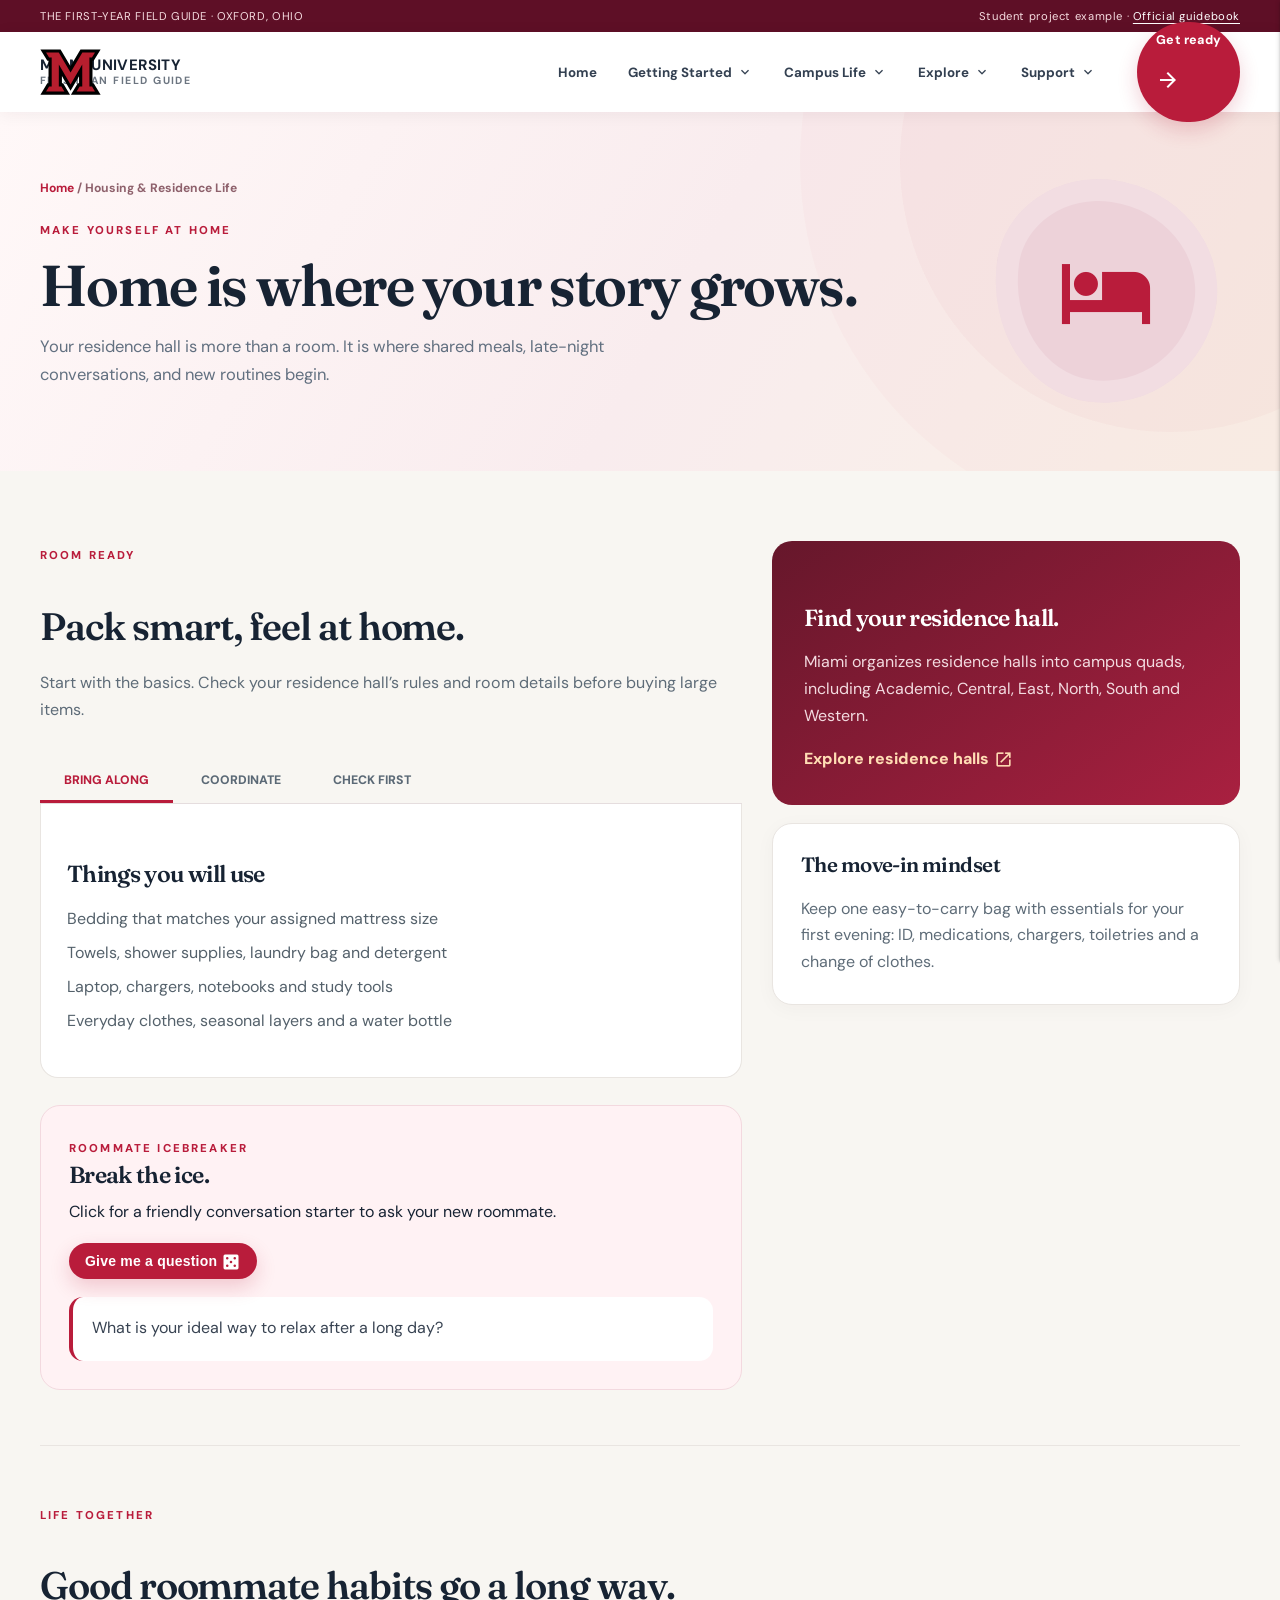
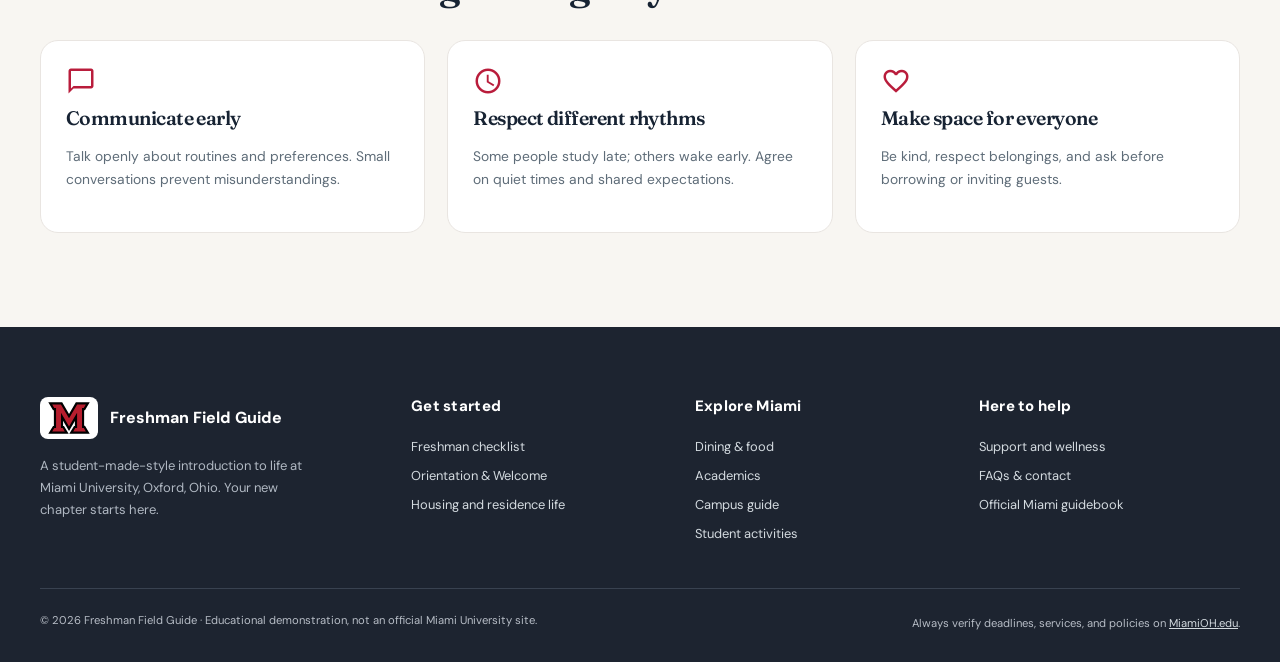
<file: housing.html>
<!DOCTYPE html>
<html lang="en">

<head>
    <meta charset="utf-8" />
    <meta name="viewport" content="width=device-width, initial-scale=1.0" />
    <title>Housing &amp; Residence Life | Miami Freshman Field Guide</title>
    <meta name="description" content="Residence life, packing tips, roommate questions and move-in preparation." />
    <link rel="icon" type="image/svg+xml" href="assets/favicon.svg" />
    <link rel="preconnect" href="https://fonts.googleapis.com" />
    <link rel="preconnect" href="https://fonts.gstatic.com" crossorigin />
    <link href="https://fonts.googleapis.com/css2?family=DM+Sans:wght@400;500;600;700;800&family=Fraunces:opsz,wght@9..144,500;9..144,600;9..144,700&display=swap" rel="stylesheet" />
    <link href="https://fonts.googleapis.com/icon?family=Material+Icons" rel="stylesheet" />
    <!-- Materialize CSS 1.0.0, from the official getting-started documentation -->
    <link rel="stylesheet" href="https://cdnjs.cloudflare.com/ajax/libs/materialize/1.0.0/css/materialize.min.css" />
    <link rel="stylesheet" href="css/styles.css" />
</head>

<body>
    <a href="#main-content" class="skip-link">Skip to content</a>
    <div class="site-topline">
        <div class="container"><span>THE FIRST-YEAR FIELD GUIDE · OXFORD, OHIO</span><span class="topline-right">Student project example · <a href="https://miamioh.edu/life-at-miami/new-students-orientation/orientation/guidebook/" target="_blank" rel="noopener noreferrer">Official guidebook</a></span></div>
    </div>
    <nav id="site-nav" aria-label="Primary navigation">
        <div class="nav-wrapper container">
            <a href="index.html" class="brand-link" aria-label="Miami Freshman Guide homepage"><img class="brand-logo" src="assets/Miami_Redhawks_logo.svg" alt="Miami RedHawks logo" width="60" height="46" /><span class="brand-wordmark"><b>MIAMI UNIVERSITY</b><small>FRESHMAN FIELD GUIDE</small></span></a>
            <div class="desktop-links"><a href="index.html" class="">Home</a><a href="#!" class="dropdown-trigger" data-target="drop-0" aria-label="Getting Started menu">Getting Started <i class="material-icons" aria-hidden="true">expand_more</i></a><a href="#!" class="dropdown-trigger" data-target="drop-1" aria-label="Campus Life menu">Campus Life <i class="material-icons" aria-hidden="true">expand_more</i></a><a href="#!" class="dropdown-trigger" data-target="drop-2" aria-label="Explore menu">Explore <i class="material-icons" aria-hidden="true">expand_more</i></a><a href="#!" class="dropdown-trigger" data-target="drop-3" aria-label="Support menu">Support <i class="material-icons" aria-hidden="true">expand_more</i></a></div><a class="nav-cta waves-effect waves-light" href="checklist.html">Get ready <i class="material-icons" aria-hidden="true">arrow_forward</i></a>
            <button type="button" class="menu-button sidenav-trigger" data-target="mobile-nav" aria-label="Open mobile menu" aria-controls="mobile-nav"><i class="material-icons" aria-hidden="true">menu</i></button>
        </div>
    </nav>
    <ul id="drop-0" class="dropdown-content">
        <li><a href="checklist.html">Freshman checklist</a></li>
        <li><a href="orientation.html">Orientation & Welcome</a></li>
    </ul>
    <ul id="drop-1" class="dropdown-content">
        <li><a href="housing.html">Housing & residence life</a></li>
        <li><a href="dining.html">Dining & food</a></li>
        <li><a href="activities.html">Clubs & activities</a></li>
    </ul>
    <ul id="drop-2" class="dropdown-content">
        <li><a href="academics.html">Academics & registration</a></li>
        <li><a href="campus.html">Campus & transportation</a></li>
        <li><a href="oxford.html">Oxford</a></li>
        <li><a href="oxford.html">Oxford</a></li>        
    </ul>
    <ul id="drop-3" class="dropdown-content">
        <li><a href="support.html">Health & wellness</a></li>
        <li><a href="faq.html">FAQs & contact</a></li>
    </ul>
    <ul class="sidenav" id="mobile-nav" aria-label="Mobile navigation">
        <li>
            <div class="mobile-header"><b>MIAMI FIELD GUIDE</b>
                <p>Everything you need for day one.</p>
            </div>
        </li>
        <li><a href="index.html" class=""><i class="material-icons" aria-hidden="true">home</i> Home</a></li>
        <li>
            <div class="subnav-label">Get started</div>
        </li>
        <li><a href="checklist.html" class=""><i class="material-icons" aria-hidden="true">checklist</i> Freshman Checklist</a></li>
        <li><a href="orientation.html" class=""><i class="material-icons" aria-hidden="true">event</i> Orientation & Welcome</a></li>
        <li>
            <div class="subnav-label">Campus life</div>
        </li>
        <li><a href="housing.html" class="active"><i class="material-icons" aria-hidden="true">hotel</i> Housing & Residence Life</a></li>
        <li><a href="dining.html" class=""><i class="material-icons" aria-hidden="true">restaurant</i> Dining & Food</a></li>
        <li>
            <div class="subnav-label">Academics</div>
        </li>
        <li><a href="academics.html" class=""><i class="material-icons" aria-hidden="true">school</i> Academics</a></li>
        <li><a href="campus.html" class=""><i class="material-icons" aria-hidden="true">map</i> Campus & Tranport</a></li>
        <li><a href="oxford.html" class=""><i class="material-icons" aria-hidden="true">local_activity</i> Oxford</a></li>
        <li>
            <div class="subnav-label">Explore</div>
        </li>
        <li><a href="activities.html" class=""><i class="material-icons" aria-hidden="true">groups</i> Clubs & Activities</a></li>
        <li><a href="support.html" class=""><i class="material-icons" aria-hidden="true">favorite</i> Wellness & Support</a></li>
        <li>
            <div class="subnav-label">Ask</div>
        </li>
        <li><a href="faq.html" class=""><i class="material-icons" aria-hidden="true">help_outline</i> FAQs & Contact</a></li>
    </ul>
    <main id="main-content">
        <section class="page-hero">
            <div class="container page-hero-grid">
                <div>
                    <div class="breadcrumbs"><a href="index.html">Home</a> / Housing &amp; Residence Life</div><span class="eyebrow">MAKE YOURSELF AT HOME</span>
                    <h1>Home is where your story grows.</h1>
                    <p>Your residence hall is more than a room. It is where shared meals, late-night conversations, and new routines begin.</p>
                </div>
                <div class="page-hero-icon" aria-hidden="true"><i class="material-icons" aria-hidden="true">hotel</i></div>
            </div>
        </section>
        <div class="container page-main">
            <div class="split-col">
                <div>
                    <div class="section-header"><span class="eyebrow">ROOM READY</span>
                        <h2>Pack smart, feel at home.</h2>
                        <p>Start with the basics. Check your residence hall’s rules and room details before buying large items.</p>
                    </div>
                    <ul id="packing-tabs" class="tabs">
                        <li class="tab col s4"><a href="#pack">Bring along</a></li>
                        <li class="tab col s4"><a href="#coordinate">Coordinate</a></li>
                        <li class="tab col s4"><a href="#checkfirst">Check first</a></li>
                    </ul>
                    <div id="pack" class="tab-body">
                        <h3>Things you will use</h3>
                        <ul class="clean-list">
                            <li>Bedding that matches your assigned mattress size</li>
                            <li>Towels, shower supplies, laundry bag and detergent</li>
                            <li>Laptop, chargers, notebooks and study tools</li>
                            <li>Everyday clothes, seasonal layers and a water bottle</li>
                        </ul>
                    </div>
                    <div id="coordinate" class="tab-body">
                        <h3>Talk with your roommate</h3>
                        <ul class="clean-list">
                            <li>Shared cleaning and visitor expectations</li>
                            <li>Noise, lights and study hours</li>
                            <li>Optional shared items you both agree to bring</li>
                            <li>Contact preferences when one person is away</li>
                        </ul>
                    </div>
                    <div id="checkfirst" class="tab-body">
                        <h3>Verify the hall policies</h3>
                        <ul class="clean-list">
                            <li>Prohibited appliances and fire safety rules</li>
                            <li>Furniture dimensions and what is provided</li>
                            <li>Move-in instructions, dates and parking</li>
                            <li>Rules for adhesives, electrical items and decorations</li>
                        </ul>
                    </div>
                    <div class="interactive-box" style="margin-top:27px"><span class="eyebrow">ROOMMATE ICEBREAKER</span>
                        <h3>Break the ice.</h3>
                        <p>Click for a friendly conversation starter to ask your new roommate.</p><button type="button" class="btn brand-btn waves-effect waves-light" id="roommatePromptButton">Give me a question <i class="material-icons" aria-hidden="true">casino</i></button>
                        <div class="output-card" id="roommatePromptOutput" role="status" aria-live="polite">What is your ideal way to relax after a long day?</div>
                    </div>
                </div>
                <aside class="stack">
                    <div class="panel-highlight">
                        <h3>Find your residence hall.</h3>
                        <p>Miami organizes residence halls into campus quads, including Academic, Central, East, North, South and Western.</p><a class="text-link" href="https://miamioh.edu/life-at-miami/living-on-campus/housing/residence-halls/" target="_blank" rel="noopener noreferrer">Explore residence halls <i class="material-icons" aria-hidden="true">open_in_new</i></a>
                    </div>
                    <div class="panel">
                        <h3>The move-in mindset</h3>
                        <p class="muted">Keep one easy-to-carry bag with essentials for your first evening: ID, medications, chargers, toiletries and a change of clothes.</p>
                    </div>
                </aside>
            </div>
            <hr class="section-break" />
            <div class="section-header"><span class="eyebrow">LIFE TOGETHER</span>
                <h2>Good roommate habits go a long way.</h2>
            </div>
            <div class="three-col">
                <article class="info-card"><i class="material-icons" aria-hidden="true">chat_bubble_outline</i>
                    <h3>Communicate early</h3>
                    <p>Talk openly about routines and preferences. Small conversations prevent misunderstandings.</p>
                </article>
                <article class="info-card"><i class="material-icons" aria-hidden="true">schedule</i>
                    <h3>Respect different rhythms</h3>
                    <p>Some people study late; others wake early. Agree on quiet times and shared expectations.</p>
                </article>
                <article class="info-card"><i class="material-icons" aria-hidden="true">favorite_border</i>
                    <h3>Make space for everyone</h3>
                    <p>Be kind, respect belongings, and ask before borrowing or inviting guests.</p>
                </article>
            </div>
        </div>
    </main>
    <footer class="site-footer">
        <div class="container">
            <div class="footer-grid">
                <div>
                    <div class="footer-brand"><img class="brand-logo" src="assets/Miami_Redhawks_logo.svg" alt="Miami RedHawks logo" width="60" height="46" /><span>Freshman Field Guide</span></div>
                    <p>A student-made-style introduction to life at Miami University, Oxford, Ohio. Your new chapter starts here.</p>
                </div>
                <div>
                    <h3>Get started</h3><a href="checklist.html">Freshman checklist</a><a href="orientation.html">Orientation & Welcome</a><a href="housing.html">Housing and residence life</a>
                </div>
                <div>
                    <h3>Explore Miami</h3><a href="dining.html">Dining & food</a><a href="academics.html">Academics</a><a href="campus.html">Campus guide</a><a href="activities.html">Student activities</a>
                </div>
                <div>
                    <h3>Here to help</h3><a href="support.html">Support and wellness</a><a href="faq.html">FAQs & contact</a><a href="https://miamioh.edu/life-at-miami/new-students-orientation/orientation/guidebook/" target="_blank" rel="noopener noreferrer">Official Miami guidebook</a>
                </div>
            </div>
            <div class="footer-bottom"><span>© 2026 Freshman Field Guide · Educational demonstration, not an official Miami University site.</span><span>Always verify deadlines, services, and policies on <a href="https://miamioh.edu/" target="_blank" rel="noopener noreferrer">MiamiOH.edu</a>.</span></div>
        </div>
    </footer>
    <!-- Materialize JavaScript must load before our custom JavaScript -->
    <script src="https://cdnjs.cloudflare.com/ajax/libs/materialize/1.0.0/js/materialize.min.js"></script>
    <script src="js/main.js"></script>
</body>

</html>
</file>
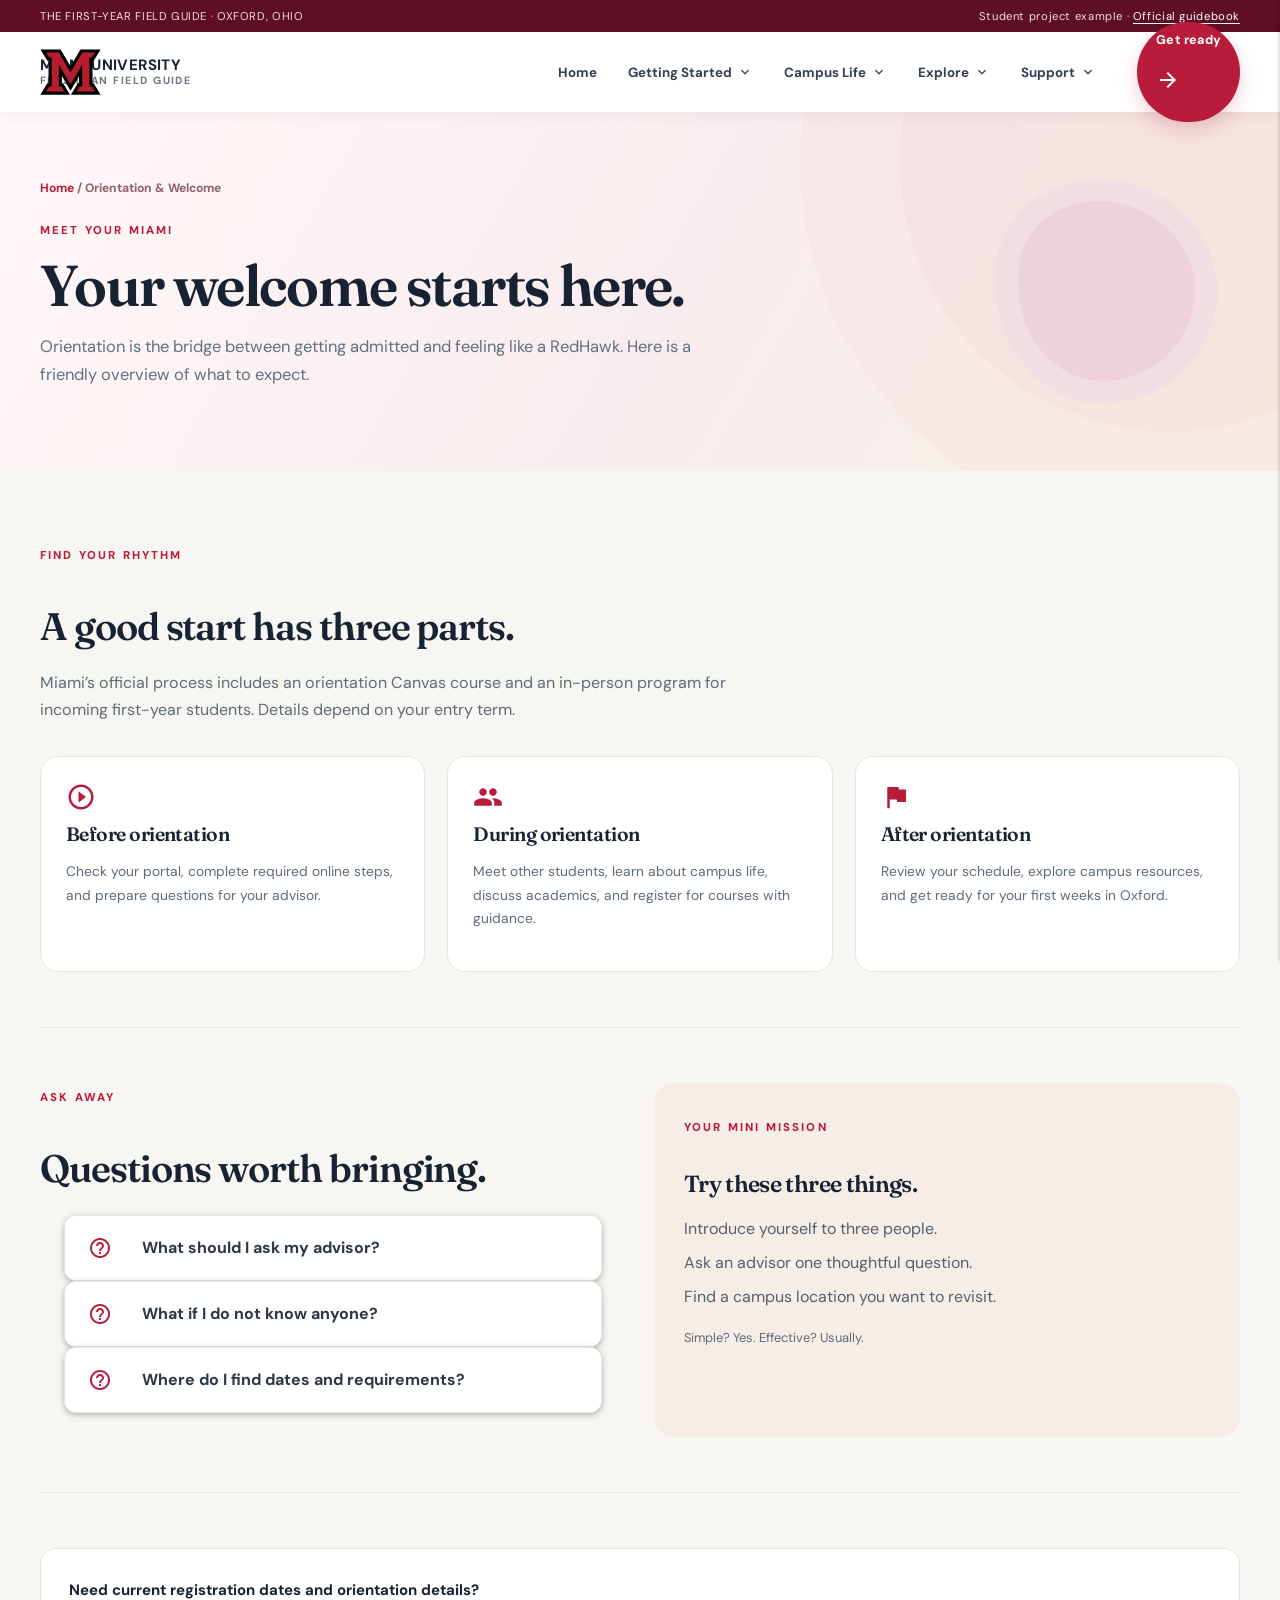
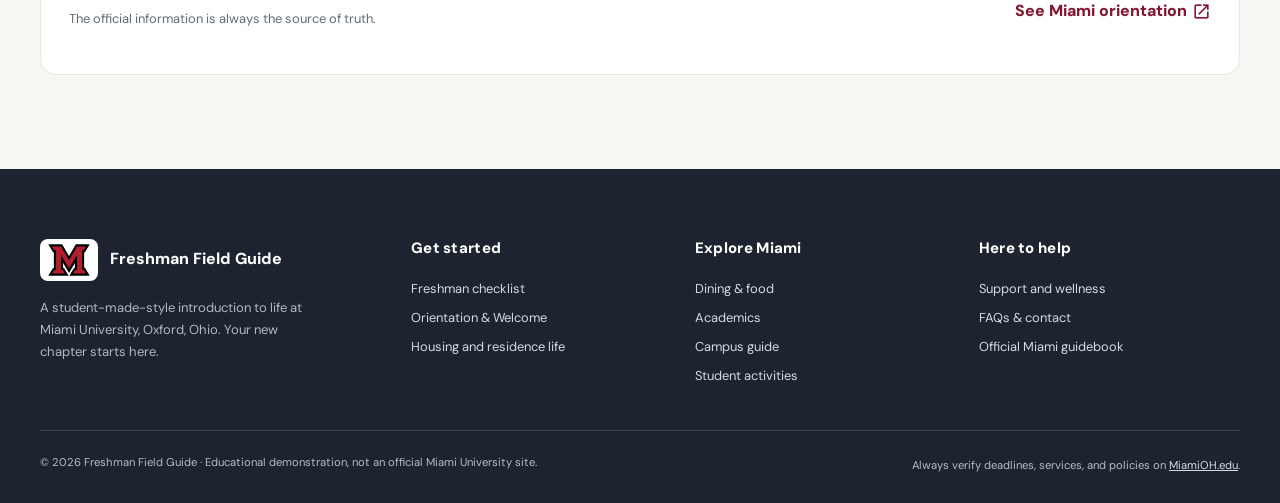
<file: orientation.html>
<!DOCTYPE html>
<html lang="en">

<head>
    <meta charset="utf-8" />
    <meta name="viewport" content="width=device-width, initial-scale=1.0" />
    <title>Orientation &amp; Welcome | Miami Freshman Field Guide</title>
    <meta name="description" content="Learn about orientation and welcoming events for first-year students." />
    <link rel="icon" type="image/svg+xml" href="assets/favicon.svg" />
    <link rel="preconnect" href="https://fonts.googleapis.com" />
    <link rel="preconnect" href="https://fonts.gstatic.com" crossorigin />
    <link href="https://fonts.googleapis.com/css2?family=DM+Sans:wght@400;500;600;700;800&family=Fraunces:opsz,wght@9..144,500;9..144,600;9..144,700&display=swap" rel="stylesheet" />
    <link href="https://fonts.googleapis.com/icon?family=Material+Icons" rel="stylesheet" />
    <!-- Materialize CSS 1.0.0, from the official getting-started documentation -->
    <link rel="stylesheet" href="https://cdnjs.cloudflare.com/ajax/libs/materialize/1.0.0/css/materialize.min.css" />
    <link rel="stylesheet" href="css/styles.css" />
</head>

<body>
    <a href="#main-content" class="skip-link">Skip to content</a>
    <div class="site-topline">
        <div class="container"><span>THE FIRST-YEAR FIELD GUIDE · OXFORD, OHIO</span><span class="topline-right">Student project example · <a href="https://miamioh.edu/life-at-miami/new-students-orientation/orientation/guidebook/" target="_blank" rel="noopener noreferrer">Official guidebook</a></span></div>
    </div>
    <nav id="site-nav" aria-label="Primary navigation">
        <div class="nav-wrapper container">
            <a href="index.html" class="brand-link" aria-label="Miami Freshman Guide homepage"><img class="brand-logo" src="assets/Miami_Redhawks_logo.svg" alt="Miami RedHawks logo" width="60" height="46" /><span class="brand-wordmark"><b>MIAMI UNIVERSITY</b><small>FRESHMAN FIELD GUIDE</small></span></a>
            <div class="desktop-links"><a href="index.html" class="">Home</a><a href="#!" class="dropdown-trigger" data-target="drop-0" aria-label="Getting Started menu">Getting Started <i class="material-icons" aria-hidden="true">expand_more</i></a><a href="#!" class="dropdown-trigger" data-target="drop-1" aria-label="Campus Life menu">Campus Life <i class="material-icons" aria-hidden="true">expand_more</i></a><a href="#!" class="dropdown-trigger" data-target="drop-2" aria-label="Explore menu">Explore <i class="material-icons" aria-hidden="true">expand_more</i></a><a href="#!" class="dropdown-trigger" data-target="drop-3" aria-label="Support menu">Support <i class="material-icons" aria-hidden="true">expand_more</i></a></div><a class="nav-cta waves-effect waves-light" href="checklist.html">Get ready <i class="material-icons" aria-hidden="true">arrow_forward</i></a>
            <button type="button" class="menu-button sidenav-trigger" data-target="mobile-nav" aria-label="Open mobile menu" aria-controls="mobile-nav"><i class="material-icons" aria-hidden="true">menu</i></button>
        </div>
    </nav>
    <ul id="drop-0" class="dropdown-content">
        <li><a href="checklist.html">Freshman checklist</a></li>
        <li><a href="orientation.html">Orientation & Welcome</a></li>
    </ul>
    <ul id="drop-1" class="dropdown-content">
        <li><a href="housing.html">Housing & residence life</a></li>
        <li><a href="dining.html">Dining & food</a></li>
        <li><a href="activities.html">Clubs & activities</a></li>
    </ul>
    <ul id="drop-2" class="dropdown-content">
        <li><a href="academics.html">Academics & registration</a></li>
        <li><a href="campus.html">Campus & transportation</a></li>
        <li><a href="oxford.html">Oxford</a></li>
    </ul>
    <ul id="drop-3" class="dropdown-content">
        <li><a href="support.html">Health & wellness</a></li>
        <li><a href="faq.html">FAQs & contact</a></li>
        <li><a href="oxford.html">Oxford</a></li>        
    </ul>
    <ul class="sidenav" id="mobile-nav" aria-label="Mobile navigation">
        <li>
            <div class="mobile-header"><b>MIAMI FIELD GUIDE</b>
                <p>Everything you need for day one.</p>
            </div>
        </li>
        <li><a href="index.html" class=""><i class="material-icons" aria-hidden="true">home</i> Home</a></li>
        <li>
            <div class="subnav-label">Get started</div>
        </li>
        <li><a href="checklist.html" class=""><i class="material-icons" aria-hidden="true">checklist</i> Freshman Checklist</a></li>
        <li><a href="orientation.html" class="active"><i class="material-icons" aria-hidden="true">event</i> Orientation & Welcome</a></li>
        <li>
            <div class="subnav-label">Campus life</div>
        </li>
        <li><a href="housing.html" class=""><i class="material-icons" aria-hidden="true">hotel</i> Housing & Residence Life</a></li>
        <li><a href="dining.html" class=""><i class="material-icons" aria-hidden="true">restaurant</i> Dining & Food</a></li>
        <li>
            <div class="subnav-label">Academics</div>
        </li>
        <li><a href="academics.html" class=""><i class="material-icons" aria-hidden="true">school</i> Academics</a></li>
        <li><a href="campus.html" class=""><i class="material-icons" aria-hidden="true">map</i> Campus & Tranport</a></li>
        <li><a href="oxford.html" class=""><i class="material-icons" aria-hidden="true">local_activity</i> Oxford</a></li>
        <li>
            <div class="subnav-label">Explore</div>
        </li>
        <li><a href="activities.html" class=""><i class="material-icons" aria-hidden="true">groups</i> Clubs & Activities</a></li>
        <li><a href="support.html" class=""><i class="material-icons" aria-hidden="true">favorite</i> Wellness & Support</a></li>
        <li>
            <div class="subnav-label">Ask</div>
        </li>
        <li><a href="faq.html" class=""><i class="material-icons" aria-hidden="true">help_outline</i> FAQs & Contact</a></li>
    </ul>
    <main id="main-content">
        <section class="page-hero">
            <div class="container page-hero-grid">
                <div>
                    <div class="breadcrumbs"><a href="index.html">Home</a> / Orientation &amp; Welcome</div><span class="eyebrow">MEET YOUR MIAMI</span>
                    <h1>Your welcome starts here.</h1>
                    <p>Orientation is the bridge between getting admitted and feeling like a RedHawk. Here is a friendly overview of what to expect.</p>
                </div>
                <div class="page-hero-icon" aria-hidden="true"><i class="material-icons" aria-hidden="true">celebration</i></div>
            </div>
        </section>
        <div class="container page-main">
            <div class="section-header"><span class="eyebrow">FIND YOUR RHYTHM</span>
                <h2>A good start has three parts.</h2>
                <p>Miami’s official process includes an orientation Canvas course and an in-person program for incoming first-year students. Details depend on your entry term.</p>
            </div>
            <div class="three-col">
                <article class="info-card"><i class="material-icons" aria-hidden="true">play_circle_outline</i>
                    <h3>Before orientation</h3>
                    <p>Check your portal, complete required online steps, and prepare questions for your advisor.</p>
                </article>
                <article class="info-card"><i class="material-icons" aria-hidden="true">groups</i>
                    <h3>During orientation</h3>
                    <p>Meet other students, learn about campus life, discuss academics, and register for courses with guidance.</p>
                </article>
                <article class="info-card"><i class="material-icons" aria-hidden="true">flag</i>
                    <h3>After orientation</h3>
                    <p>Review your schedule, explore campus resources, and get ready for your first weeks in Oxford.</p>
                </article>
            </div>
            <hr class="section-break" />
            <div class="two-col">
                <section><span class="eyebrow">ASK AWAY</span>
                    <h2>Questions worth bringing.</h2>
                    <ul class="collapsible popout">
                        <li>
                            <div class="collapsible-header"><i class="material-icons" aria-hidden="true">help_outline</i> What should I ask my advisor?</div>
                            <div class="collapsible-body">Ask about major requirements, Miami Plan courses, placement credit, and balancing your first-semester schedule.</div>
                        </li>
                        <li>
                            <div class="collapsible-header"><i class="material-icons" aria-hidden="true">help_outline</i> What if I do not know anyone?</div>
                            <div class="collapsible-body">That is common. Try sitting with someone new, joining group activities, and saying hello to other first-year students.</div>
                        </li>
                        <li>
                            <div class="collapsible-header"><i class="material-icons" aria-hidden="true">help_outline</i> Where do I find dates and requirements?</div>
                            <div class="collapsible-body">Use your New Student Portal and Miami's official orientation page. Schedules can change by semester.</div>
                        </li>
                    </ul>
                </section>
                <aside class="panel-tint"><span class="eyebrow">YOUR MINI MISSION</span>
                    <h3>Try these three things.</h3>
                    <ul class="clean-list">
                        <li>Introduce yourself to three people.</li>
                        <li>Ask an advisor one thoughtful question.</li>
                        <li>Find a campus location you want to revisit.</li>
                    </ul>
                    <p class="small-note">Simple? Yes. Effective? Usually.</p>
                </aside>
            </div>
            <hr class="section-break" />
            <div class="sources-strip">
                <div><b>Need current registration dates and orientation details?</b>
                    <p class="small-note">The official information is always the source of truth.</p>
                </div><a class="text-link" href="https://miamioh.edu/life-at-miami/new-students-orientation/orientation/first-year-orientation/" target="_blank" rel="noopener noreferrer">See Miami orientation <i class="material-icons" aria-hidden="true">open_in_new</i></a>
            </div>
        </div>
    </main>
    <footer class="site-footer">
        <div class="container">
            <div class="footer-grid">
                <div>
                    <div class="footer-brand"><img class="brand-logo" src="assets/Miami_Redhawks_logo.svg" alt="Miami RedHawks logo" width="60" height="46" /><span>Freshman Field Guide</span></div>
                    <p>A student-made-style introduction to life at Miami University, Oxford, Ohio. Your new chapter starts here.</p>
                </div>
                <div>
                    <h3>Get started</h3><a href="checklist.html">Freshman checklist</a><a href="orientation.html">Orientation & Welcome</a><a href="housing.html">Housing and residence life</a>
                </div>
                <div>
                    <h3>Explore Miami</h3><a href="dining.html">Dining & food</a><a href="academics.html">Academics</a><a href="campus.html">Campus guide</a><a href="activities.html">Student activities</a>
                </div>
                <div>
                    <h3>Here to help</h3><a href="support.html">Support and wellness</a><a href="faq.html">FAQs & contact</a><a href="https://miamioh.edu/life-at-miami/new-students-orientation/orientation/guidebook/" target="_blank" rel="noopener noreferrer">Official Miami guidebook</a>
                </div>
            </div>
            <div class="footer-bottom"><span>© 2026 Freshman Field Guide · Educational demonstration, not an official Miami University site.</span><span>Always verify deadlines, services, and policies on <a href="https://miamioh.edu/" target="_blank" rel="noopener noreferrer">MiamiOH.edu</a>.</span></div>
        </div>
    </footer>
    <!-- Materialize JavaScript must load before our custom JavaScript -->
    <script src="https://cdnjs.cloudflare.com/ajax/libs/materialize/1.0.0/js/materialize.min.js"></script>
    <script src="js/main.js"></script>
</body>

</html>
</file>
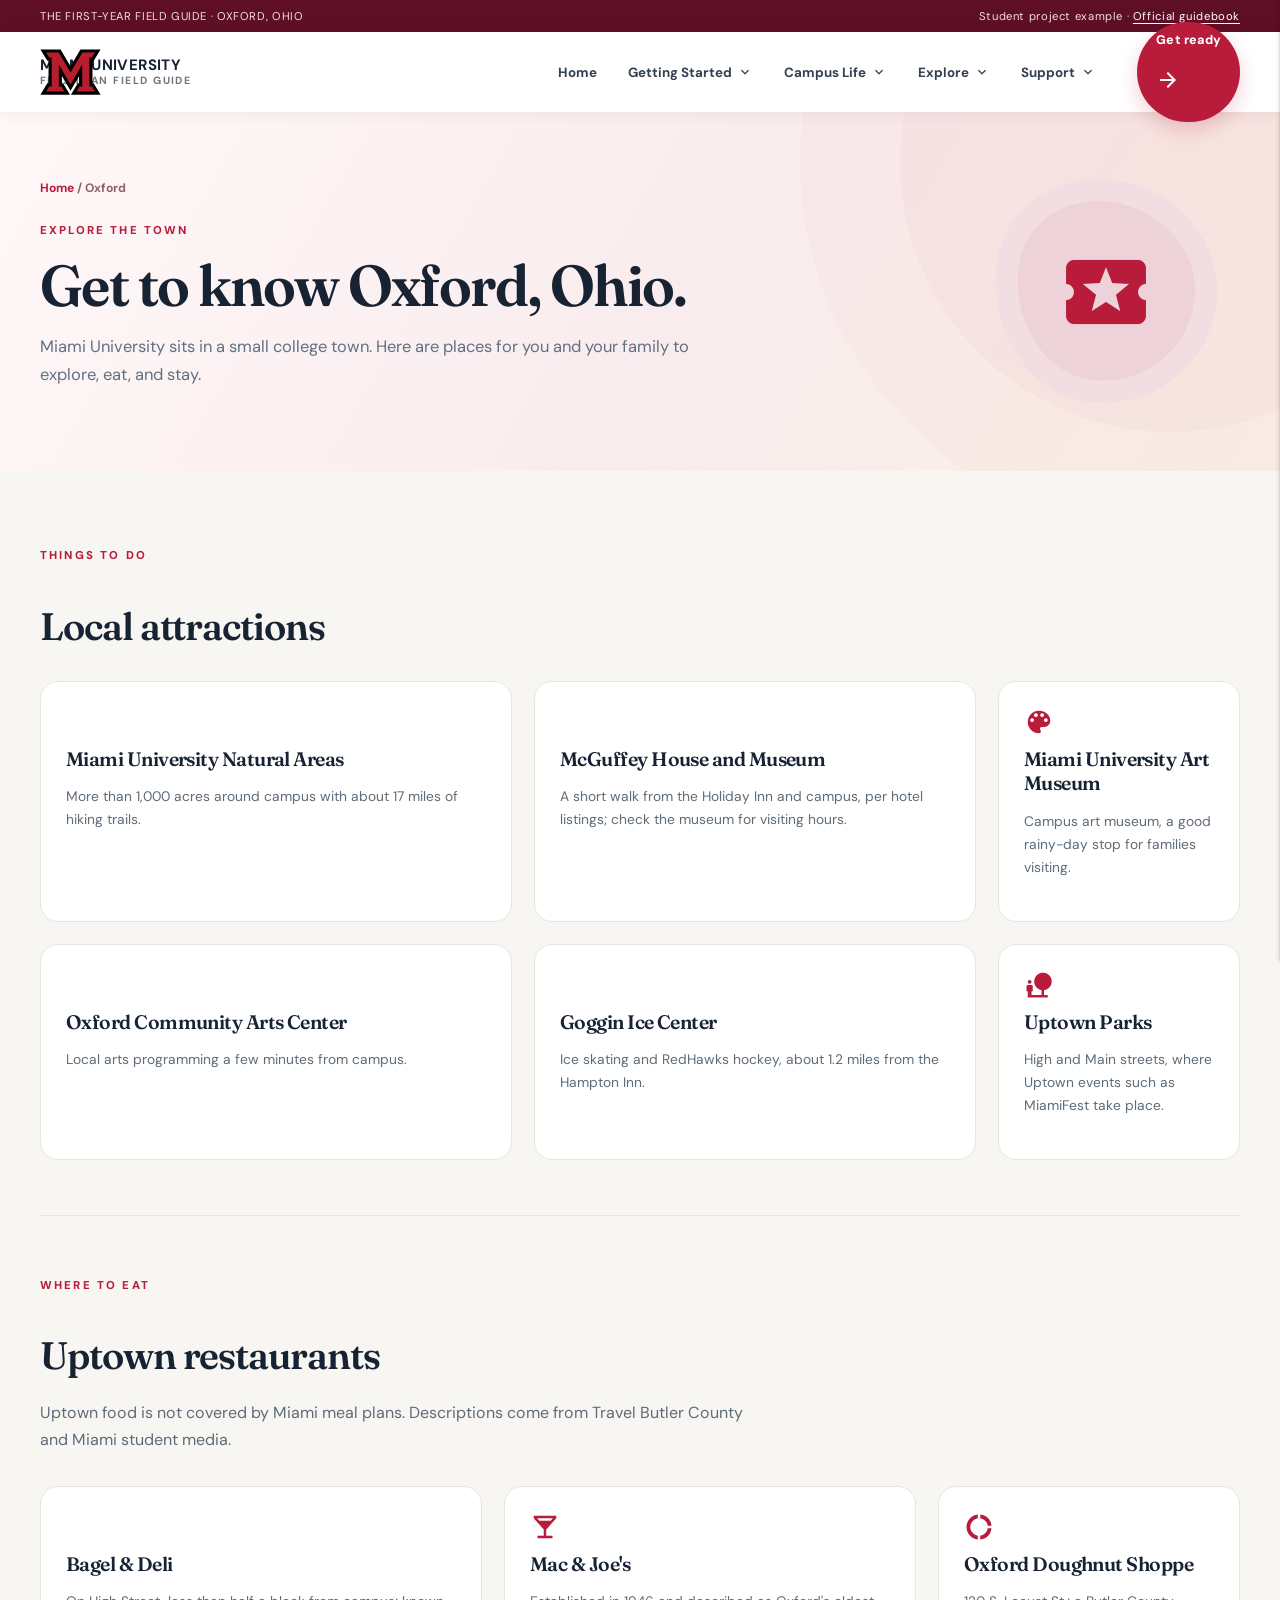
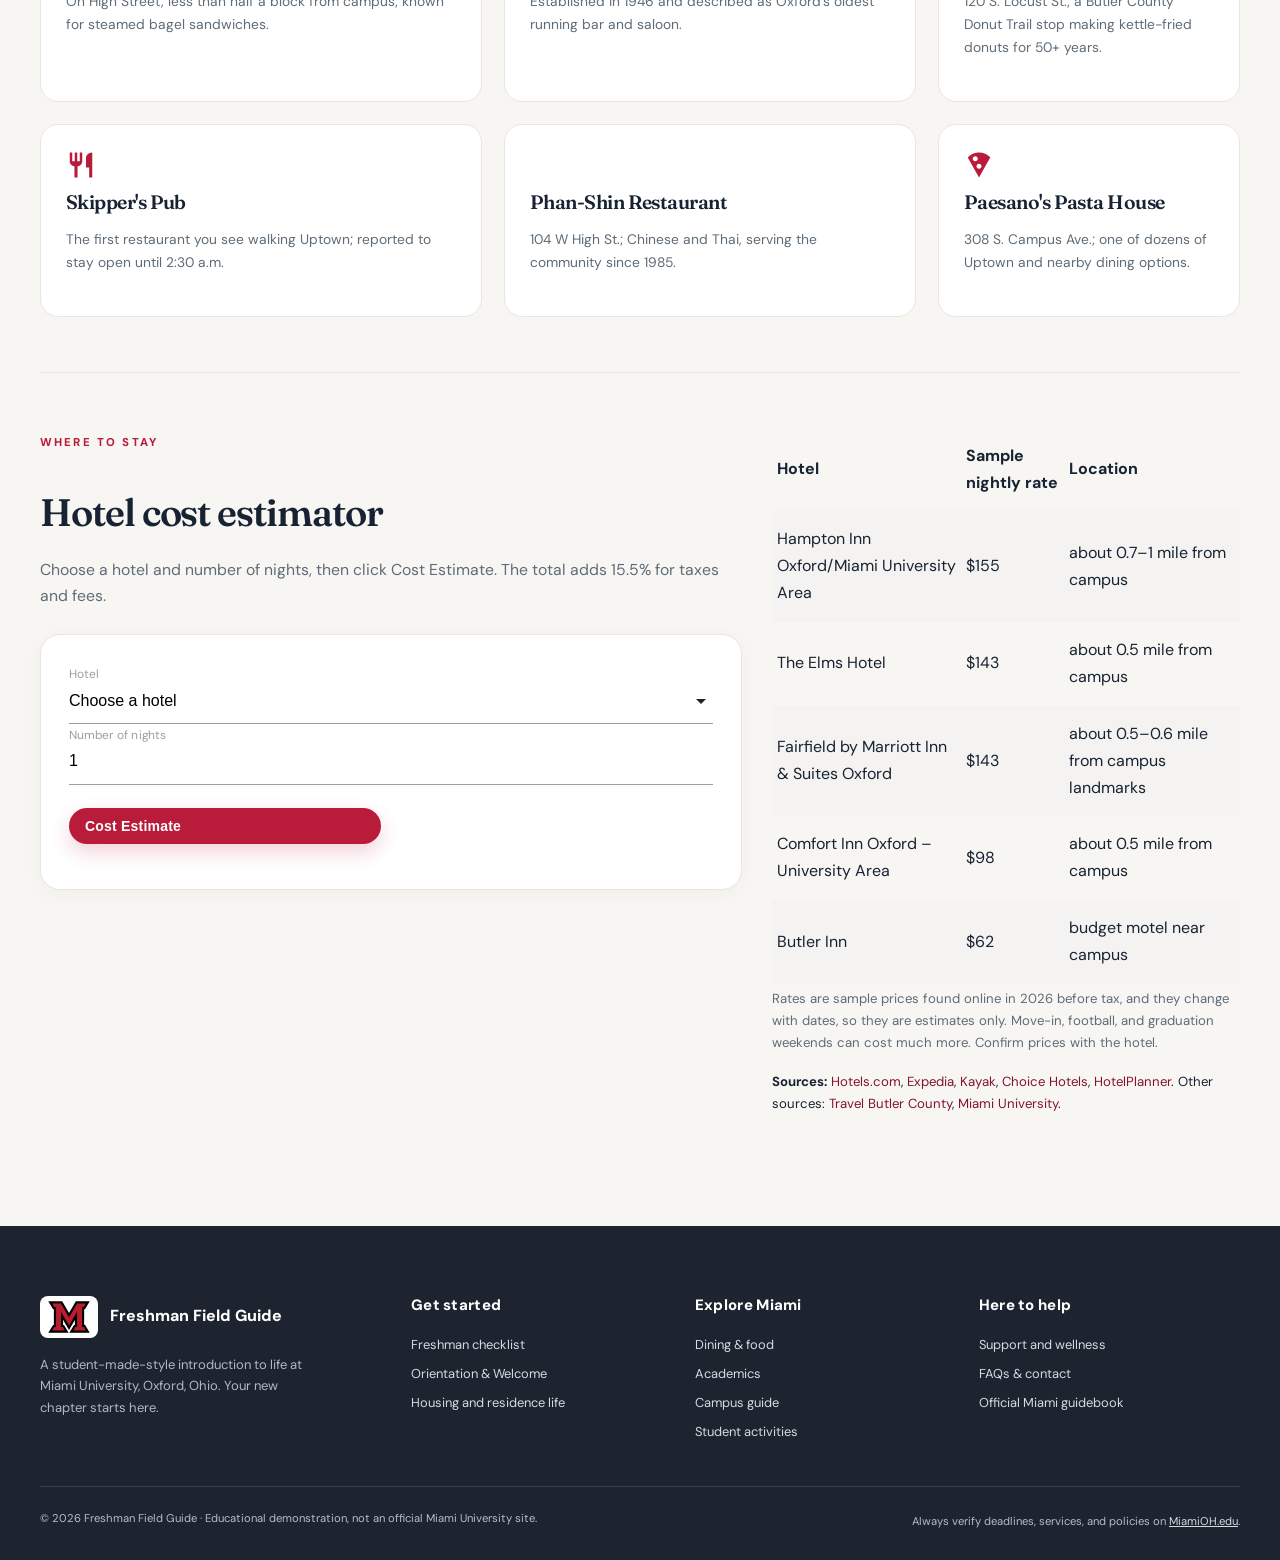
<file: oxford.html>
<!DOCTYPE html>
<html lang="en">

<head>
    <meta charset="utf-8" />
    <meta name="viewport" content="width=device-width, initial-scale=1.0" />
    <title>Oxford, Ohio | Miami Freshman Field Guide</title>
    <meta name="description" content="A friendly 10-page guide to life at Miami University, Oxford, Ohio." />
    <link rel="icon" type="image/svg+xml" href="assets/favicon.svg" />
    <link rel="preconnect" href="https://fonts.googleapis.com" />
    <link rel="preconnect" href="https://fonts.gstatic.com" crossorigin />
    <link href="https://fonts.googleapis.com/css2?family=DM+Sans:wght@400;500;600;700;800&family=Fraunces:opsz,wght@9..144,500;9..144,600;9..144,700&display=swap" rel="stylesheet" />
    <link href="https://fonts.googleapis.com/icon?family=Material+Icons" rel="stylesheet" />
    <!-- Materialize CSS 1.0.0, from the official getting-started documentation -->
    <link rel="stylesheet" href="https://cdnjs.cloudflare.com/ajax/libs/materialize/1.0.0/css/materialize.min.css" />
    <link rel="stylesheet" href="css/styles.css" />
</head>

<body>
    <a href="#main-content" class="skip-link">Skip to content</a>
    <div class="site-topline">
        <div class="container"><span>THE FIRST-YEAR FIELD GUIDE · OXFORD, OHIO</span><span class="topline-right">Student project example · <a href="https://miamioh.edu/life-at-miami/new-students-orientation/orientation/guidebook/" target="_blank" rel="noopener noreferrer">Official guidebook</a></span></div>
    </div>
    <nav id="site-nav" aria-label="Primary navigation">
        <div class="nav-wrapper container">
            <a href="index.html" class="brand-link" aria-label="Miami Freshman Guide homepage"><img class="brand-logo" src="assets/Miami_Redhawks_logo.svg" alt="Miami RedHawks logo" width="60" height="46" /><span class="brand-wordmark"><b>MIAMI UNIVERSITY</b><small>FRESHMAN FIELD GUIDE</small></span></a>
            <div class="desktop-links"><a href="index.html">Home</a><a href="#!" class="dropdown-trigger" data-target="drop-0" aria-label="Getting Started menu">Getting Started <i class="material-icons" aria-hidden="true">expand_more</i></a><a href="#!" class="dropdown-trigger" data-target="drop-1" aria-label="Campus Life menu">Campus Life <i class="material-icons" aria-hidden="true">expand_more</i></a><a href="#!" class="dropdown-trigger" data-target="drop-2" aria-label="Explore menu">Explore <i class="material-icons" aria-hidden="true">expand_more</i></a><a href="#!" class="dropdown-trigger" data-target="drop-3" aria-label="Support menu">Support <i class="material-icons" aria-hidden="true">expand_more</i></a></div><a class="nav-cta waves-effect waves-light" href="checklist.html">Get ready <i class="material-icons" aria-hidden="true">arrow_forward</i></a>            <button type="button" class="menu-button sidenav-trigger" data-target="mobile-nav" aria-label="Open mobile menu" aria-controls="mobile-nav"><i class="material-icons" aria-hidden="true">menu</i></button>
        </div>
    </nav>
    <ul id="drop-0" class="dropdown-content">
        <li><a href="checklist.html">Freshman checklist</a></li>
        <li><a href="orientation.html">Orientation & Welcome</a></li>
    </ul>
    <ul id="drop-1" class="dropdown-content">
        <li><a href="housing.html">Housing & residence life</a></li>
        <li><a href="dining.html">Dining & food</a></li>
        <li><a href="activities.html">Clubs & activities</a></li>
    </ul>
    <ul id="drop-2" class="dropdown-content">
        <li><a href="academics.html">Academics & registration</a></li>
        <li><a href="campus.html">Campus & transportation</a></li>
        <li><a href="oxford.html" class="active">Oxford</a></li>
    </ul>
    <ul id="drop-3" class="dropdown-content">
        <li><a href="support.html">Health & wellness</a></li>
        <li><a href="faq.html">FAQs & contact</a></li>
    </ul>
    <ul class="sidenav" id="mobile-nav" aria-label="Mobile navigation">
        <li>
            <div class="mobile-header"><b>MIAMI FIELD GUIDE</b>
                <p>Everything you need for day one.</p>
            </div>
        </li>
        <li><a href="index.html" class=""><i class="material-icons" aria-hidden="true">home</i> Home</a></li>
        <li>
            <div class="subnav-label">Get started</div>
        </li>
        <li><a href="checklist.html" class=""><i class="material-icons" aria-hidden="true">checklist</i> Freshman Checklist</a></li>
        <li><a href="orientation.html" class=""><i class="material-icons" aria-hidden="true">event</i> Orientation & Welcome</a></li>
        <li>
            <div class="subnav-label">Campus life</div>
        </li>
        <li><a href="housing.html" class=""><i class="material-icons" aria-hidden="true">hotel</i> Housing & Residence Life</a></li>
        <li><a href="dining.html" class=""><i class="material-icons" aria-hidden="true">restaurant</i> Dining & Food</a></li>
        <li>
            <div class="subnav-label">Academics</div>
        </li>
        <li><a href="academics.html" class=""><i class="material-icons" aria-hidden="true">school</i> Academics & Registration</a></li>
        <li><a href="campus.html" class=""><i class="material-icons" aria-hidden="true">map</i> Campus & Transportation</a></li>
        <li><a href="oxford.html" class="active"><i class="material-icons" aria-hidden="true">local_activity</i> Oxford</a></li>
        <li>
            <div class="subnav-label">Explore</div>
        </li>
        <li><a href="activities.html" class=""><i class="material-icons" aria-hidden="true">groups</i> Clubs & Activities</a></li>
        <li><a href="support.html" class=""><i class="material-icons" aria-hidden="true">favorite</i> Wellness & Support</a></li>
        <li>
            <div class="subnav-label">Ask</div>
        </li>
        <li><a href="faq.html" class=""><i class="material-icons" aria-hidden="true">help_outline</i> FAQs & Contact</a></li>
    </ul>
    <main id="main-content">
        <section class="page-hero">
            <div class="container page-hero-grid">
                <div>
                    <div class="breadcrumbs"><a href="index.html">Home</a> / Oxford</div><span class="eyebrow">EXPLORE THE TOWN</span>
                    <h1>Get to know Oxford, Ohio.</h1>
                    <p>Miami University sits in a small college town. Here are places for you and your family to explore, eat, and stay.</p>
                </div>
                <div class="page-hero-icon" aria-hidden="true"><i class="material-icons" aria-hidden="true">local_activity</i></div>
            </div>
        </section>
        <div class="container page-main">
            <div class="section-header"><span class="eyebrow">THINGS TO DO</span><h2>Local attractions</h2></div>
            <div class="three-col"><article class="info-card"><i class="material-icons" aria-hidden="true">park</i><h3>Miami University Natural Areas</h3><p>More than 1,000 acres around campus with about 17 miles of hiking trails.</p></article><article class="info-card"><i class="material-icons" aria-hidden="true">museum</i><h3>McGuffey House and Museum</h3><p>A short walk from the Holiday Inn and campus, per hotel listings; check the museum for visiting hours.</p></article><article class="info-card"><i class="material-icons" aria-hidden="true">palette</i><h3>Miami University Art Museum</h3><p>Campus art museum, a good rainy-day stop for families visiting.</p></article><article class="info-card"><i class="material-icons" aria-hidden="true">theater_comedy</i><h3>Oxford Community Arts Center</h3><p>Local arts programming a few minutes from campus.</p></article><article class="info-card"><i class="material-icons" aria-hidden="true">sports_hockey</i><h3>Goggin Ice Center</h3><p>Ice skating and RedHawks hockey, about 1.2 miles from the Hampton Inn.</p></article><article class="info-card"><i class="material-icons" aria-hidden="true">nature_people</i><h3>Uptown Parks</h3><p>High and Main streets, where Uptown events such as MiamiFest take place.</p></article></div>
            <hr class="section-break" />
            <div class="section-header"><span class="eyebrow">WHERE TO EAT</span><h2>Uptown restaurants</h2>
                <p>Uptown food is not covered by Miami meal plans. Descriptions come from Travel Butler County and Miami student media.</p></div>
            <div class="three-col"><article class="info-card"><i class="material-icons" aria-hidden="true">bakery_dining</i><h3>Bagel &amp; Deli</h3><p>On High Street, less than half a block from campus; known for steamed bagel sandwiches.</p></article><article class="info-card"><i class="material-icons" aria-hidden="true">local_bar</i><h3>Mac &amp; Joe's</h3><p>Established in 1946 and described as Oxford's oldest running bar and saloon.</p></article><article class="info-card"><i class="material-icons" aria-hidden="true">donut_large</i><h3>Oxford Doughnut Shoppe</h3><p>120 S. Locust St.; a Butler County Donut Trail stop making kettle-fried donuts for 50+ years.</p></article><article class="info-card"><i class="material-icons" aria-hidden="true">restaurant</i><h3>Skipper's Pub</h3><p>The first restaurant you see walking Uptown; reported to stay open until 2:30 a.m.</p></article><article class="info-card"><i class="material-icons" aria-hidden="true">ramen_dining</i><h3>Phan-Shin Restaurant</h3><p>104 W High St.; Chinese and Thai, serving the community since 1985.</p></article><article class="info-card"><i class="material-icons" aria-hidden="true">local_pizza</i><h3>Paesano's Pasta House</h3><p>308 S. Campus Ave.; one of dozens of Uptown and nearby dining options.</p></article></div>
            <hr class="section-break" />
            <div class="split-col">
                <div>
                    <span class="eyebrow">WHERE TO STAY</span><h2>Hotel cost estimator</h2>
                    <p class="intro-text">Choose a hotel and number of nights, then click Cost Estimate. The total adds 15.5% for taxes and fees.</p>
                    <form class="panel" id="hotelEstimator" novalidate>
                        <div class="input-field"><select id="hotelSelect"><option value="" disabled selected>Choose a hotel</option><option value="155">Hampton Inn Oxford/Miami University Area ($155/night)</option><option value="143">The Elms Hotel ($143/night)</option><option value="143">Fairfield by Marriott Inn &amp; Suites Oxford ($143/night)</option><option value="98">Comfort Inn Oxford – University Area ($98/night)</option><option value="62">Butler Inn ($62/night)</option></select><label for="hotelSelect">Hotel</label></div>
                        <div class="input-field"><input id="hotelNights" type="number" min="1" max="30" step="1" value="1" /><label for="hotelNights" class="active">Number of nights</label></div>
                        <button type="button" class="btn brand-btn waves-effect waves-light" onclick="calculateHotelCost()">Cost Estimate <i class="material-icons" aria-hidden="true">calculate</i></button>
                        <div id="hotelResult" role="status" aria-live="polite" style="margin-top:17px;font-weight:700"></div>
                    </form>
                </div>
                <div>
                    <div class="table-wrap" style="overflow-x:auto"><table class="striped"><caption class="sr-only">Approximate nightly hotel rates near Miami University</caption>
                        <thead><tr><th>Hotel</th><th>Sample nightly rate</th><th>Location</th></tr></thead><tbody><tr><td>Hampton Inn Oxford/Miami University Area</td><td>$155</td><td>about 0.7–1 mile from campus</td></tr><tr><td>The Elms Hotel</td><td>$143</td><td>about 0.5 mile from campus</td></tr><tr><td>Fairfield by Marriott Inn &amp; Suites Oxford</td><td>$143</td><td>about 0.5–0.6 mile from campus landmarks</td></tr><tr><td>Comfort Inn Oxford – University Area</td><td>$98</td><td>about 0.5 mile from campus</td></tr><tr><td>Butler Inn</td><td>$62</td><td>budget motel near campus</td></tr></tbody></table></div>
                    <p class="muted" style="font-size:.88rem">Rates are sample prices found online in 2026 before tax, and they change with dates, so they are estimates only. Move-in, football, and graduation weekends can cost much more. Confirm prices with the hotel.</p>
                    <p style="font-size:.88rem"><b>Sources:</b>
                        <a href="https://www.hotels.com/de1432411/hotels-oxford-ohio/" target="_blank" rel="noopener noreferrer">Hotels.com</a>,
                        <a href="https://www.expedia.com/Oxford-Hotels-Spend-A-Weekend-In-The-Country.h66446161.Hotel-Information" target="_blank" rel="noopener noreferrer">Expedia</a>,
                        <a href="https://www.kayak.com/Oxford-Hotels-Fairfield-by-Marriott-Inn-Suites-Oxford.1072359557.ksp" target="_blank" rel="noopener noreferrer">Kayak</a>,
                        <a href="https://www.choicehotels.com/OH538" target="_blank" rel="noopener noreferrer">Choice Hotels</a>,
                        <a href="https://www.hotelplanner.com/Hotels/256967/Reservations-Hampton-Inn-Oxford-Miami-University-Area-Oxford-375-South-College-Ave-45056?gencall=1" target="_blank" rel="noopener noreferrer">HotelPlanner</a>.
                        Other sources: <a href="https://www.travelbutlercounty.com/explore/oxford/dining" target="_blank" rel="noopener noreferrer">Travel Butler County</a>,
                        <a href="https://miamioh.edu/campuses-and-locations/oxford.html" target="_blank" rel="noopener noreferrer">Miami University</a>.</p>
                </div>
            </div>
        </div>
    </main>
    <footer class="site-footer">
        <div class="container">
            <div class="footer-grid">
                <div>
                    <div class="footer-brand"><img class="brand-logo" src="assets/Miami_Redhawks_logo.svg" alt="Miami RedHawks logo" width="60" height="46" /><span>Freshman Field Guide</span></div>
                    <p>A student-made-style introduction to life at Miami University, Oxford, Ohio. Your new chapter starts here.</p>
                </div>
                <div>
                    <h3>Get started</h3><a href="checklist.html">Freshman checklist</a><a href="orientation.html">Orientation & Welcome</a><a href="housing.html">Housing and residence life</a>
                </div>
                <div>
                    <h3>Explore Miami</h3><a href="dining.html">Dining & food</a><a href="academics.html">Academics</a><a href="campus.html">Campus guide</a><a href="activities.html">Student activities</a>
                </div>
                <div>
                    <h3>Here to help</h3><a href="support.html">Support and wellness</a><a href="faq.html">FAQs & contact</a><a href="https://miamioh.edu/life-at-miami/new-students-orientation/orientation/guidebook/" target="_blank" rel="noopener noreferrer">Official Miami guidebook</a>
                </div>
            </div>
            <div class="footer-bottom"><span>© 2026 Freshman Field Guide · Educational demonstration, not an official Miami University site.</span><span>Always verify deadlines, services, and policies on <a href="https://miamioh.edu/" target="_blank" rel="noopener noreferrer">MiamiOH.edu</a>.</span></div>
        </div>
    </footer>
    <!-- Materialize JavaScript must load before our custom JavaScript -->
    <script src="https://cdnjs.cloudflare.com/ajax/libs/materialize/1.0.0/js/materialize.min.js"></script>
    <script src="js/main.js"></script>
</body>

</html>
</file>
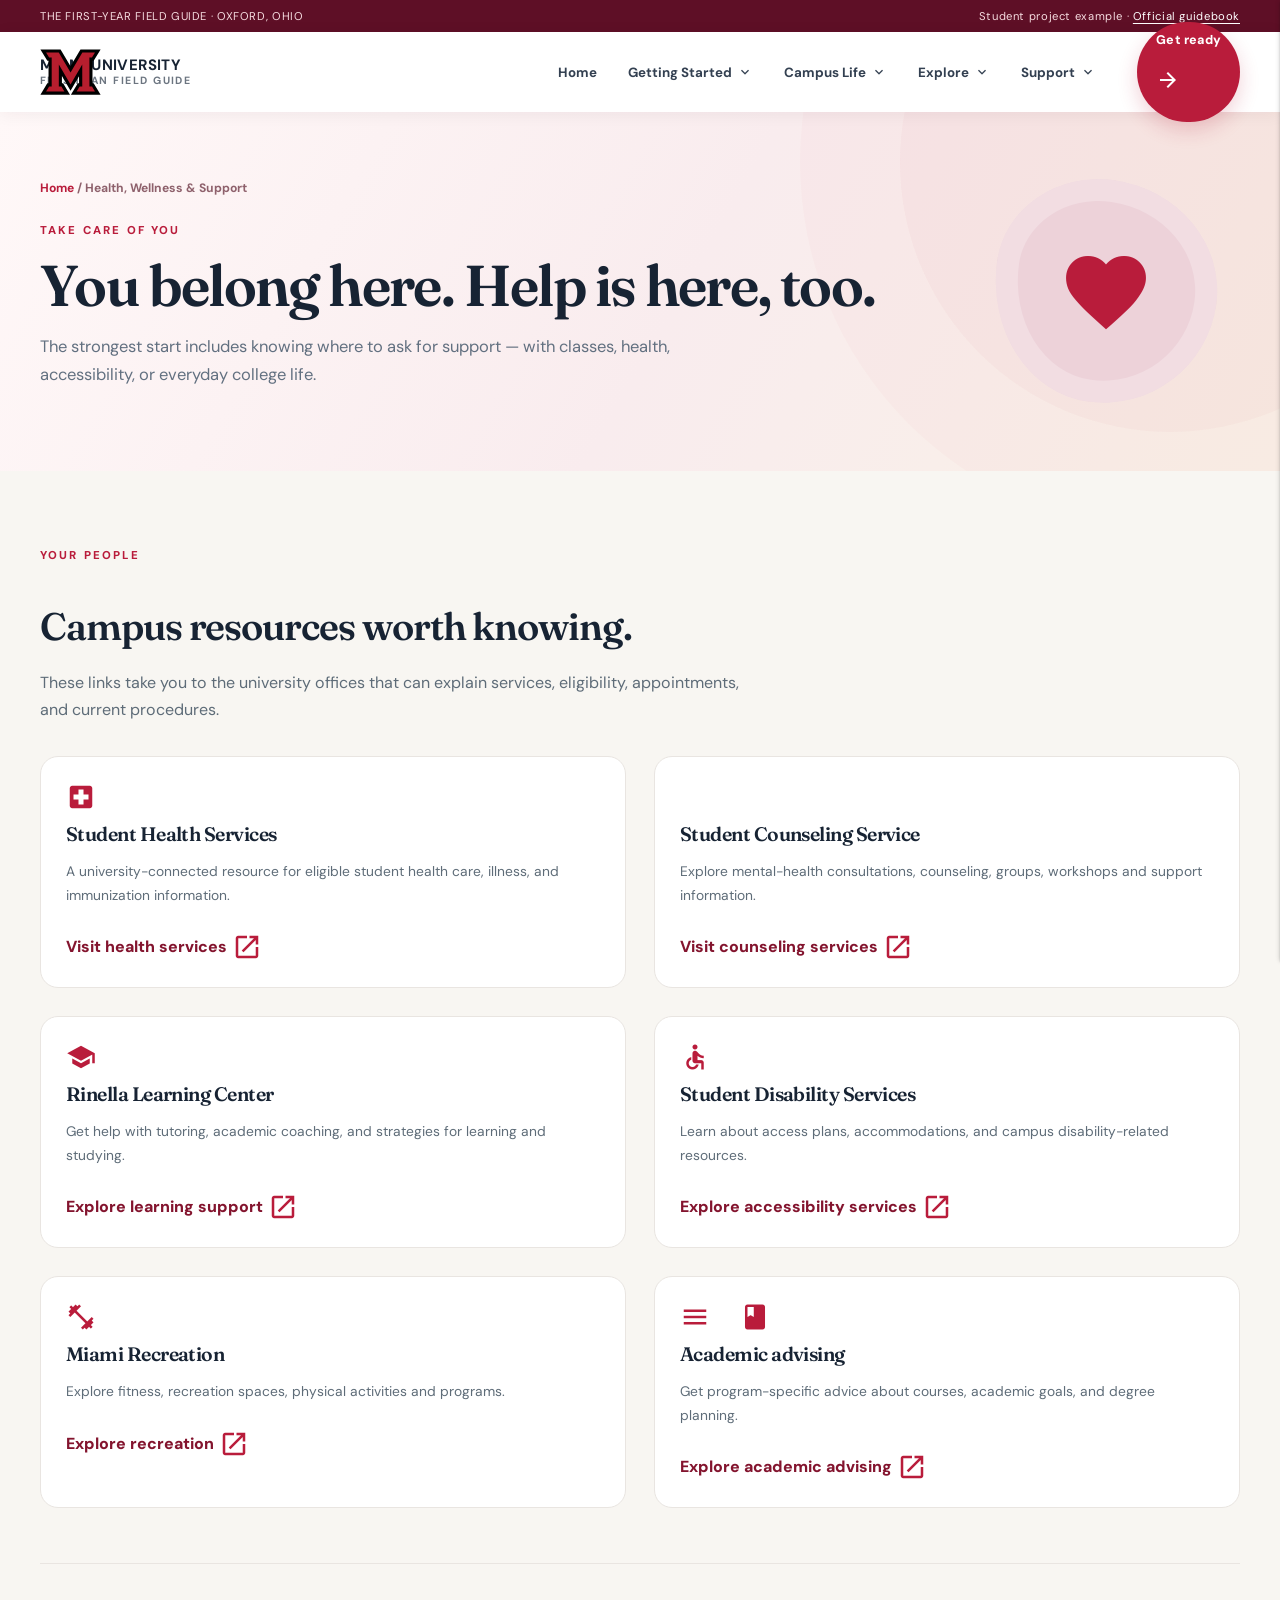
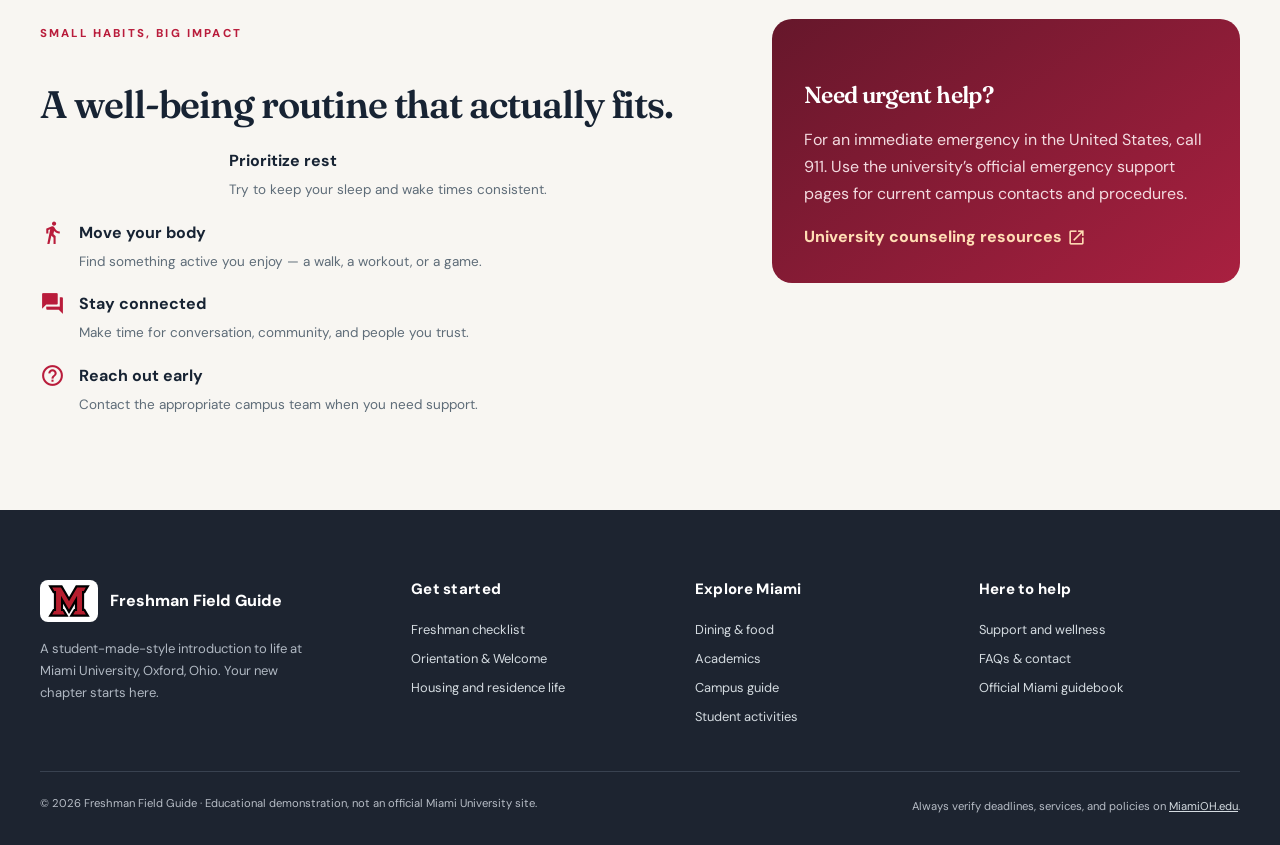
<file: support.html>
<!DOCTYPE html>
<html lang="en">

<head>
    <meta charset="utf-8" />
    <meta name="viewport" content="width=device-width, initial-scale=1.0" />
    <title>Health &amp; Wellness Support | Miami Freshman Field Guide</title>
    <meta name="description" content="Links to Miami University student wellness and academic support services." />
    <link rel="icon" type="image/svg+xml" href="assets/favicon.svg" />
    <link rel="preconnect" href="https://fonts.googleapis.com" />
    <link rel="preconnect" href="https://fonts.gstatic.com" crossorigin />
    <link href="https://fonts.googleapis.com/css2?family=DM+Sans:wght@400;500;600;700;800&family=Fraunces:opsz,wght@9..144,500;9..144,600;9..144,700&display=swap" rel="stylesheet" />
    <link href="https://fonts.googleapis.com/icon?family=Material+Icons" rel="stylesheet" />
    <!-- Materialize CSS 1.0.0, from the official getting-started documentation -->
    <link rel="stylesheet" href="https://cdnjs.cloudflare.com/ajax/libs/materialize/1.0.0/css/materialize.min.css" />
    <link rel="stylesheet" href="css/styles.css" />
</head>

<body>
    <a href="#main-content" class="skip-link">Skip to content</a>
    <div class="site-topline">
        <div class="container"><span>THE FIRST-YEAR FIELD GUIDE · OXFORD, OHIO</span><span class="topline-right">Student project example · <a href="https://miamioh.edu/life-at-miami/new-students-orientation/orientation/guidebook/" target="_blank" rel="noopener noreferrer">Official guidebook</a></span></div>
    </div>
    <nav id="site-nav" aria-label="Primary navigation">
        <div class="nav-wrapper container">
            <a href="index.html" class="brand-link" aria-label="Miami Freshman Guide homepage"><img class="brand-logo" src="assets/Miami_Redhawks_logo.svg" alt="Miami RedHawks logo" width="60" height="46" /><span class="brand-wordmark"><b>MIAMI UNIVERSITY</b><small>FRESHMAN FIELD GUIDE</small></span></a>
            <div class="desktop-links"><a href="index.html" class="">Home</a><a href="#!" class="dropdown-trigger" data-target="drop-0" aria-label="Getting Started menu">Getting Started <i class="material-icons" aria-hidden="true">expand_more</i></a><a href="#!" class="dropdown-trigger" data-target="drop-1" aria-label="Campus Life menu">Campus Life <i class="material-icons" aria-hidden="true">expand_more</i></a><a href="#!" class="dropdown-trigger" data-target="drop-2" aria-label="Explore menu">Explore <i class="material-icons" aria-hidden="true">expand_more</i></a><a href="#!" class="dropdown-trigger" data-target="drop-3" aria-label="Support menu">Support <i class="material-icons" aria-hidden="true">expand_more</i></a></div><a class="nav-cta waves-effect waves-light" href="checklist.html">Get ready <i class="material-icons" aria-hidden="true">arrow_forward</i></a>
            <button type="button" class="menu-button sidenav-trigger" data-target="mobile-nav" aria-label="Open mobile menu" aria-controls="mobile-nav"><i class="material-icons" aria-hidden="true">menu</i></button>
        </div>
    </nav>
    <ul id="drop-0" class="dropdown-content">
        <li><a href="checklist.html">Freshman checklist</a></li>
        <li><a href="orientation.html">Orientation & Welcome</a></li>
    </ul>
    <ul id="drop-1" class="dropdown-content">
        <li><a href="housing.html">Housing & residence life</a></li>
        <li><a href="dining.html">Dining & food</a></li>
        <li><a href="activities.html">Clubs & activities</a></li>
    </ul>
    <ul id="drop-2" class="dropdown-content">
        <li><a href="academics.html">Academics & registration</a></li>
        <li><a href="campus.html">Campus & transportation</a></li>
        <li><a href="oxford.html">Oxford</a></li>
        <li><a href="oxford.html">Oxford</a></li>        
    </ul>
    <ul id="drop-3" class="dropdown-content">
        <li><a href="support.html">Health & wellness</a></li>
        <li><a href="faq.html">FAQs & contact</a></li>
    </ul>
    <ul class="sidenav" id="mobile-nav" aria-label="Mobile navigation">
        <li>
            <div class="mobile-header"><b>MIAMI FIELD GUIDE</b>
                <p>Everything you need for day one.</p>
            </div>
        </li>
        <li><a href="index.html" class=""><i class="material-icons" aria-hidden="true">home</i> Home</a></li>
        <li>
            <div class="subnav-label">Get started</div>
        </li>
        <li><a href="checklist.html" class=""><i class="material-icons" aria-hidden="true">checklist</i> Freshman Checklist</a></li>
        <li><a href="orientation.html" class=""><i class="material-icons" aria-hidden="true">event</i> Orientation & Welcome</a></li>
        <li>
            <div class="subnav-label">Campus life</div>
        </li>
        <li><a href="housing.html" class=""><i class="material-icons" aria-hidden="true">hotel</i> Housing & Residence Life</a></li>
        <li><a href="dining.html" class=""><i class="material-icons" aria-hidden="true">restaurant</i> Dining & Food</a></li>
        <li>
            <div class="subnav-label">Academics</div>
        </li>
        <li><a href="academics.html" class=""><i class="material-icons" aria-hidden="true">school</i> Academics</a></li>
        <li><a href="campus.html" class=""><i class="material-icons" aria-hidden="true">map</i> Campus & Tranport</a></li>
        <li><a href="oxford.html" class=""><i class="material-icons" aria-hidden="true">local_activity</i> Oxford</a></li>
        <li>
            <div class="subnav-label">Explore</div>
        </li>
        <li><a href="activities.html" class=""><i class="material-icons" aria-hidden="true">groups</i> Clubs & Activities</a></li>
        <li><a href="support.html" class="active"><i class="material-icons" aria-hidden="true">favorite</i> Wellness & Support</a></li>
        <li>
            <div class="subnav-label">Ask</div>
        </li>
        <li><a href="faq.html" class=""><i class="material-icons" aria-hidden="true">help_outline</i> FAQs & Contact</a></li>
    </ul>
    <main id="main-content">
        <section class="page-hero">
            <div class="container page-hero-grid">
                <div>
                    <div class="breadcrumbs"><a href="index.html">Home</a> / Health, Wellness &amp; Support</div><span class="eyebrow">TAKE CARE OF YOU</span>
                    <h1>You belong here. Help is here, too.</h1>
                    <p>The strongest start includes knowing where to ask for support — with classes, health, accessibility, or everyday college life.</p>
                </div>
                <div class="page-hero-icon" aria-hidden="true"><i class="material-icons" aria-hidden="true">favorite</i></div>
            </div>
        </section>
        <div class="container page-main">
            <div class="section-header"><span class="eyebrow">YOUR PEOPLE</span>
                <h2>Campus resources worth knowing.</h2>
                <p>These links take you to the university offices that can explain services, eligibility, appointments, and current procedures.</p>
            </div>
            <div class="two-col">
                <article class="info-card"><i class="material-icons" aria-hidden="true">local_hospital</i>
                    <h3>Student Health Services</h3>
                    <p>A university-connected resource for eligible student health care, illness, and immunization information.</p>
                    <div><a class="text-link" href="https://miamioh.edu/life-at-miami/health-well-being/student-health-services/" target="_blank" rel="noopener noreferrer">Visit health services <i class="material-icons" aria-hidden="true">open_in_new</i></a></div>
                </article>
                <article class="info-card"><i class="material-icons" aria-hidden="true">psychology</i>
                    <h3>Student Counseling Service</h3>
                    <p>Explore mental-health consultations, counseling, groups, workshops and support information.</p>
                    <div><a class="text-link" href="https://miamioh.edu/life-at-miami/health-well-being/student-counseling-service/" target="_blank" rel="noopener noreferrer">Visit counseling services <i class="material-icons" aria-hidden="true">open_in_new</i></a></div>
                </article>
                <article class="info-card"><i class="material-icons" aria-hidden="true">school</i>
                    <h3>Rinella Learning Center</h3>
                    <p>Get help with tutoring, academic coaching, and strategies for learning and studying.</p>
                    <div><a class="text-link" href="https://miamioh.edu/centers-institutes/rinella-learning-center/" target="_blank" rel="noopener noreferrer">Explore learning support <i class="material-icons" aria-hidden="true">open_in_new</i></a></div>
                </article>
                <article class="info-card"><i class="material-icons" aria-hidden="true">accessible</i>
                    <h3>Student Disability Services</h3>
                    <p>Learn about access plans, accommodations, and campus disability-related resources.</p>
                    <div><a class="text-link" href="https://miamioh.edu/academic-programs/resources-services/student-disability-services/" target="_blank" rel="noopener noreferrer">Explore accessibility services <i class="material-icons" aria-hidden="true">open_in_new</i></a></div>
                </article>
                <article class="info-card"><i class="material-icons" aria-hidden="true">fitness_center</i>
                    <h3>Miami Recreation</h3>
                    <p>Explore fitness, recreation spaces, physical activities and programs.</p>
                    <div><a class="text-link" href="https://miamioh.edu/athletics-recreation/recreation/facilities/" target="_blank" rel="noopener noreferrer">Explore recreation <i class="material-icons" aria-hidden="true">open_in_new</i></a></div>
                </article>
                <article class="info-card"><i class="material-icons" aria-hidden="true">menu_book</i>
                    <h3>Academic advising</h3>
                    <p>Get program-specific advice about courses, academic goals, and degree planning.</p>
                    <div><a class="text-link" href="https://miamioh.edu/life-at-miami/new-students-orientation/orientation/guidebook/advising.html" target="_blank" rel="noopener noreferrer">Explore academic advising <i class="material-icons" aria-hidden="true">open_in_new</i></a></div>
                </article>
            </div>
            <hr class="section-break" />
            <div class="split-col">
                <div><span class="eyebrow">SMALL HABITS, BIG IMPACT</span>
                    <h2>A well-being routine that actually fits.</h2>
                    <div class="stack">
                        <div class="resource-row"><i class="material-icons" aria-hidden="true">bedtime</i>
                            <div><b>Prioritize rest</b>
                                <p>Try to keep your sleep and wake times consistent.</p>
                            </div>
                        </div>
                        <div class="resource-row"><i class="material-icons" aria-hidden="true">directions_walk</i>
                            <div><b>Move your body</b>
                                <p>Find something active you enjoy — a walk, a workout, or a game.</p>
                            </div>
                        </div>
                        <div class="resource-row"><i class="material-icons" aria-hidden="true">forum</i>
                            <div><b>Stay connected</b>
                                <p>Make time for conversation, community, and people you trust.</p>
                            </div>
                        </div>
                        <div class="resource-row"><i class="material-icons" aria-hidden="true">help_outline</i>
                            <div><b>Reach out early</b>
                                <p>Contact the appropriate campus team when you need support.</p>
                            </div>
                        </div>
                    </div>
                </div>
                <aside class="panel-highlight">
                    <h3>Need urgent help?</h3>
                    <p>For an immediate emergency in the United States, call 911. Use the university’s official emergency support pages for current campus contacts and procedures.</p><a class="text-link" href="https://miamioh.edu/life-at-miami/health-well-being/student-counseling-service/" target="_blank" rel="noopener noreferrer">University counseling resources <i class="material-icons" aria-hidden="true">open_in_new</i></a>
                </aside>
            </div>
        </div>
    </main>
    <footer class="site-footer">
        <div class="container">
            <div class="footer-grid">
                <div>
                    <div class="footer-brand"><img class="brand-logo" src="assets/Miami_Redhawks_logo.svg" alt="Miami RedHawks logo" width="60" height="46" /><span>Freshman Field Guide</span></div>
                    <p>A student-made-style introduction to life at Miami University, Oxford, Ohio. Your new chapter starts here.</p>
                </div>
                <div>
                    <h3>Get started</h3><a href="checklist.html">Freshman checklist</a><a href="orientation.html">Orientation & Welcome</a><a href="housing.html">Housing and residence life</a>
                </div>
                <div>
                    <h3>Explore Miami</h3><a href="dining.html">Dining & food</a><a href="academics.html">Academics</a><a href="campus.html">Campus guide</a><a href="activities.html">Student activities</a>
                </div>
                <div>
                    <h3>Here to help</h3><a href="support.html">Support and wellness</a><a href="faq.html">FAQs & contact</a><a href="https://miamioh.edu/life-at-miami/new-students-orientation/orientation/guidebook/" target="_blank" rel="noopener noreferrer">Official Miami guidebook</a>
                </div>
            </div>
            <div class="footer-bottom"><span>© 2026 Freshman Field Guide · Educational demonstration, not an official Miami University site.</span><span>Always verify deadlines, services, and policies on <a href="https://miamioh.edu/" target="_blank" rel="noopener noreferrer">MiamiOH.edu</a>.</span></div>
        </div>
    </footer>
    <!-- Materialize JavaScript must load before our custom JavaScript -->
    <script src="https://cdnjs.cloudflare.com/ajax/libs/materialize/1.0.0/js/materialize.min.js"></script>
    <script src="js/main.js"></script>
</body>

</html>
</file>
<file: css/styles.css>
/* ============================================================
   Miami Freshman Field Guide | Student website demonstration
   Custom styling layered on Materialize CSS 1.0.0
   ============================================================ */
:root {
  --red: #b91c3b;
  --red-dark: #83142e;
  --oxblood: #5e0f26;
  --ink: #172333;
  --slate: #5e6c78;
  --cream: #f8f6f2;
  --paper: #fff;
  --pink: #faedf0;
  --gold: #f0c58c;
  --line: #e9e5e1;
  --shadow: 0 20px 60px rgba(34, 27, 30, .09);
  --radius: 20px;
}
* { box-sizing: border-box; }
html { scroll-behavior: smooth; }
body { margin: 0; background: var(--cream); color: var(--ink); font-family: 'DM Sans', Arial, sans-serif; font-size: 16px; line-height: 1.68; }
a { color: var(--red-dark); }
a:hover { color: var(--red); }
a:focus-visible, button:focus-visible, input:focus-visible, select:focus-visible, textarea:focus-visible { outline: 3px solid #efab43 !important; outline-offset: 3px; }
img { max-width: 100%; }
p { margin: .25rem 0 1.1rem; }
h1, h2, h3, h4 { font-family: 'Fraunces', Georgia, serif; color: var(--ink); letter-spacing: -.028em; }
h1 { font-size: clamp(2.9rem, 6vw, 5.7rem); line-height: 1.08; font-weight: 620; }
h2 { font-size: clamp(2.05rem, 3.3vw, 3.05rem); line-height: 1.18; font-weight: 590; }
h3 { font-size: 1.55rem; line-height: 1.25; font-weight: 600; }
h4 { font-size: 1.2rem; line-height: 1.35; font-weight: 600; }
strong { font-weight: 700; }
.container { width: min(1200px, calc(100% - 48px)); max-width: 1200px; }
.wide-container { width: min(1320px, calc(100% - 60px)); margin: 0 auto; }
.section-pad { padding: 90px 0; }
.section-pad-sm { padding: 56px 0; }
.section-header { max-width: 730px; margin-bottom: 32px; }
.section-header p:last-child { color: var(--slate); font-size: 1.07rem; }
.eyebrow { display: inline-block; font-size: .76rem; line-height: 1.2; text-transform: uppercase; font-weight: 800; letter-spacing: .19em; color: var(--red); }
.eyebrow.light { color: #f2c7ce; }
.muted { color: var(--slate); }
.small-note { font-size: .86rem; color: var(--slate); }
.skip-link { position: absolute; left: 12px; top: -60px; z-index: 5000; background: #fff; padding: 9px 16px; }
.skip-link:focus { top: 12px; }
.material-icons { vertical-align: middle; }
.site-topline { background: var(--oxblood); color: #f6dce0; font-size: .75rem; letter-spacing: .055em; }
.site-topline .container { display: flex; justify-content: space-between; align-items: center; min-height: 32px; gap: 20px; }
.site-topline a { color: #fff; text-decoration: underline; text-underline-offset: 3px; }
#site-nav { height: 80px; line-height: normal; background: rgba(255,255,255,.97); color: var(--ink); box-shadow: 0 2px 16px rgba(44,25,32,.06); position: sticky; top: 0; z-index: 1200; }
#site-nav .nav-wrapper { height: 80px; display: flex; align-items: center; gap: 20px; }
.brand-link { display: inline-flex; gap: 12px; align-items: center; color: var(--ink); min-width: 238px; }
.brand-link:hover { color: var(--ink); }
.brand-mark { display: inline-grid; place-items: center; width: 46px; height: 49px; background: var(--red); color: white; font-family: Georgia, serif; font-weight: 800; font-size: 30px; border-radius: 8px 8px 17px 17px; box-shadow: 0 7px 16px rgba(185, 28, 59,.17); letter-spacing: -.08em; padding-right: 3px; }
.brand-wordmark { display: flex; flex-direction: column; gap: 1px; }
.brand-wordmark b { font-size: 1rem; letter-spacing: .025em; line-height: 1.15; }
.brand-wordmark small { font-size: .7rem; line-height: 1.1; color: #6c7580; letter-spacing: .14em; font-weight: 700; }
.desktop-links { display: flex; gap: 5px; align-items: center; margin-left: auto; height: 100%; }
.desktop-links > a { color: #334051; border-radius: 7px; padding: 10px 13px; font-weight: 700; font-size: .89rem; display: inline-flex; gap: 5px; align-items: center; }
.desktop-links > a:hover, .desktop-links > a.active { color: var(--red); background: #fff1f3; }
.desktop-links .material-icons { font-size: 16px; }
.nav-cta, .btn.brand-btn, .btn-large.brand-btn { background: var(--red); color: #fff; border-radius: 999px; box-shadow: 0 8px 20px rgba(185,28,59,.20); text-transform: none; font-weight: 800; letter-spacing: .015em; }
.nav-cta:hover, .btn.brand-btn:hover, .btn-large.brand-btn:hover { background: var(--red-dark); color: #fff; }
.nav-cta { white-space: nowrap; margin-left: 8px; padding: 10px 19px; font-size: .84rem; line-height: 1.3; }
.dropdown-content { min-width: 210px !important; box-shadow: 0 20px 45px rgba(34,27,30,.12); border-radius: 12px; padding: 9px 0; overflow: visible; }
.dropdown-content li { min-height: 0; }
.dropdown-content li > a { color: #283445; font-size: .9rem; font-weight: 600; padding: 12px 20px; }
.dropdown-content li > a:hover { background: #fff2f4; color: var(--red); }
.menu-button { background: none; border: 0; width: 42px; height: 42px; display: none; color: var(--ink); cursor: pointer; }
.menu-button .material-icons { font-size: 29px; }
.sidenav { z-index: 2100; padding-bottom: 25px; }
.sidenav .mobile-header { background: var(--oxblood); color: white; padding: 32px 25px 24px; }
.sidenav .mobile-header b { font-size: 1.2rem; }
.sidenav .mobile-header p { font-size: .87rem; color: #f7dfe4; }
.sidenav li > a { font-weight: 700; color: #344151; }
.sidenav li > a.active { color: var(--red); background: #fff1f4; }
.sidenav .subnav-label { text-transform: uppercase; letter-spacing: .15em; font-weight: 800; color: var(--red); margin: 21px 31px 6px; font-size: .68rem; }
/* Buttons and small elements */
.btn-outline-light { display: inline-flex; gap: 9px; align-items: center; padding: 0 24px; height: 54px; border-radius: 99px; border: 1px solid rgba(255,255,255,.46); color: white; font-weight: 700; transition: .2s; }
.btn-outline-light:hover { border-color: #fff; background: rgba(255,255,255,.12); color: #fff; }
.pill-label { display: inline-flex; gap: 8px; align-items: center; background: #f6e7ea; color: var(--red-dark); padding: 6px 13px; border-radius: 40px; font-size: .77rem; font-weight: 800; }
.text-link { display: inline-flex; align-items: center; gap: 5px; color: var(--red-dark); font-weight: 800; text-decoration: none; }
.text-link:hover { color: var(--red); gap: 8px; }
.text-link .material-icons { font-size: 19px; }
/* Homepage */
.home-hero { min-height: 610px; background: radial-gradient(circle at 96% 6%, #bd4962 0, transparent 31%), linear-gradient(124deg, #5d1127 0%, #8c1635 54%, #a61a3c 100%); color: white; position: relative; overflow: hidden; }
.home-hero:before { content: ''; position: absolute; width: 760px; height: 760px; border: 1px solid rgba(255,255,255,.09); border-radius: 100%; right: -270px; top: -130px; box-shadow: 0 0 0 90px rgba(255,255,255,.025), 0 0 0 180px rgba(255,255,255,.02); }
.hero-grid { min-height: 608px; display: grid; grid-template-columns: 1.06fr .94fr; gap: 35px; align-items: center; position: relative; z-index: 1; padding: 70px 0 76px; }
.hero-copy { max-width: 650px; }
.home-hero h1 { color: white; margin: 23px 0 24px; font-size: clamp(3.45rem, 5.8vw, 5.7rem); }
.home-hero h1 em { font-style: normal; color: #ffcf8c; }
.home-hero .hero-lead { color: #f7e7eb; font-size: clamp(1.02rem, 1.35vw, 1.23rem); max-width: 495px; line-height: 1.7; }
.hero-buttons { display: flex; gap: 13px; flex-wrap: wrap; align-items: center; margin-top: 30px; }
.home-hero .btn-large.brand-btn { background: white; color: var(--red-dark); height: 54px; line-height: 54px; padding: 0 24px; }
.home-hero .btn-large.brand-btn:hover { background: #ffdbb2; color: var(--red-dark); }
.hero-smallproof { display: flex; align-items: center; gap: 13px; color: #f4dfe2; font-size: .84rem; margin-top: 33px; }
.hero-proof-bubbles { display: flex; margin-right: 3px; }
.hero-proof-bubbles i { width: 32px; height: 32px; display: inline-grid; place-items: center; border-radius: 50%; border: 2px solid #911f3b; background: #f6c3a1; color: #62223d; font-size: 15px; margin-right: -8px; font-style: normal; }
.hero-proof-bubbles i:nth-child(2) { background: #e9ddcf; }
.hero-proof-bubbles i:nth-child(3) { background: #f5bbce; }
.hero-visual { position: relative; align-self: stretch; display: flex; justify-content: center; align-items: center; min-height: 410px; }
.hero-visual-frame { position: relative; width: min(100%, 540px); aspect-ratio: 1.07; border-radius: 220px 220px 24px 24px; overflow: hidden; transform: rotate(2deg); border: 8px solid rgba(255,255,255,.12); box-shadow: 0 32px 60px rgba(38,0,16,.30); background: #d1a695; }
.hero-visual-frame img { width: 100%; height: 100%; object-fit: cover; display: block; }
.hero-visual:after { content: '1809'; font-family: 'Fraunces',serif; position: absolute; font-size: 8rem; font-weight: 800; color: rgba(255,255,255,.09); right: -12px; top: -8px; z-index: -1; }
.hero-sticker { position: absolute; left: -10px; bottom: 25px; background: white; color: var(--ink); padding: 15px 20px; border-radius: 15px; box-shadow: 0 20px 35px rgba(22,0,8,.18); max-width: 230px; transform: rotate(-5deg); }
.hero-sticker b { display: block; font-size: .98rem; }
.hero-sticker small { color: var(--slate); }
.hero-sticker .material-icons { color: var(--red); margin-right: 3px; }
.quick-panel { position: relative; z-index: 2; margin-top: -36px; border-radius: 20px; box-shadow: var(--shadow); background: white; display: grid; grid-template-columns: repeat(4, 1fr); overflow: hidden; }
.quick-panel a { display: flex; padding: 23px 21px; gap: 13px; align-items: center; color: var(--ink); min-width: 0; border-right: 1px solid var(--line); transition: background .2s; }
.quick-panel a:last-child { border-right: 0; }
.quick-panel a:hover { background: #fff5f6; }
.quick-panel .icon-box { width: 43px; height: 43px; border-radius: 13px; flex: 0 0 43px; display: grid; place-items: center; color: var(--red); background: #fff0f2; }
.quick-panel .icon-box .material-icons { font-size: 23px; }
.quick-panel b { display: block; font-size: .91rem; }
.quick-panel small { display: block; line-height: 1.2; font-size: .75rem; color: var(--slate); margin-top: 4px; }
.guide-grid { display: grid; grid-template-columns: repeat(3, 1fr); gap: 19px; }
.guide-card { position: relative; min-height: 251px; border-radius: 20px; padding: 28px 27px 25px; background: white; box-shadow: 0 6px 24px rgba(46,25,31,.04); border: 1px solid #f0ebeb; overflow: hidden; display: flex; flex-direction: column; transition: .22s; color: var(--ink); }
.guide-card:hover { transform: translateY(-5px); box-shadow: var(--shadow); color: var(--ink); }
.guide-card:after { content: ''; background: var(--tint, #f2e4e7); width: 170px; height: 170px; border-radius: 50%; position: absolute; right: -75px; top: -90px; }
.guide-card .gc-top { display: flex; justify-content: space-between; align-items: flex-start; z-index: 1; }
.guide-card .gc-icon { display: grid; place-items: center; width: 53px; height: 53px; border-radius: 15px; background: var(--tint, #fce9ee); color: var(--accent, var(--red)); }
.guide-card .gc-icon .material-icons { font-size: 28px; }
.guide-card .gc-number { font-family: 'Fraunces', serif; color: #c9c5c2; font-size: 1.5rem; }
.guide-card h3 { font-size: 1.36rem; margin: 22px 0 7px; z-index: 1; }
.guide-card p { font-size: .9rem; color: var(--slate); line-height: 1.6; z-index: 1; margin: 0 0 16px; }
.guide-card .gc-arrow { margin-top: auto; color: var(--red-dark); font-size: 22px; z-index: 1; }
.feature-band { background: white; }
.feature-grid { display: grid; grid-template-columns: 1fr 1fr; gap: 80px; align-items: center; }
.feature-art { background: #f2e5dd; border-radius: 26px; min-height: 415px; position: relative; overflow: hidden; display: flex; align-items: stretch; }
.feature-art img { width: 100%; height: 100%; object-fit: cover; position: absolute; inset: 0; }
.feature-photo-credit { position: absolute; bottom: 15px; left: 16px; background: rgba(255,255,255,.90); border-radius: 99px; padding: 6px 12px; font-size: .7rem; color: #4d5864; }
.feature-quote { background: #f9f2eb; border-left: 4px solid var(--gold); border-radius: 0 12px 12px 0; margin: 22px 0 27px; padding: 20px 22px; color: #4e4450; font-size: 1.05rem; }
.feature-list { list-style: none; margin: 16px 0; padding: 0; }
.feature-list li { display: flex; gap: 11px; margin-bottom: 11px; color: #43505e; }
.feature-list i { font-size: 20px; color: #148067; flex-shrink: 0; }
.timeline-grid { display: grid; grid-template-columns: repeat(3,1fr); gap: 23px; }
.timeline-card { position: relative; background: transparent; border-top: 2px solid #e6d3d7; padding: 30px 15px 10px 0; }
.timeline-card:before { content: ''; position: absolute; top: -8px; left: 0; width: 14px; height: 14px; border-radius: 50%; background: var(--red); box-shadow: 0 0 0 6px #f9e2e7; }
.timeline-card .step { color: var(--red); font-weight: 800; font-size: .8rem; letter-spacing: .13em; }
.timeline-card h3 { font-size: 1.37rem; margin: 11px 0; }
.timeline-card p { color: var(--slate); font-size: .94rem; }
.cta-banner { background: linear-gradient(105deg,#75152c,#ad1d42); border-radius: 26px; padding: 48px 55px; display: flex; justify-content: space-between; align-items: center; gap: 30px; overflow: hidden; position: relative; color: white; }
.cta-banner:before { content: ''; width: 350px; height: 350px; border: 1px solid rgba(255,255,255,.1); border-radius: 50%; position: absolute; right: 10%; top: -235px; box-shadow: 0 0 0 70px rgba(255,255,255,.03); }
.cta-banner h2 { color: white; font-size: 2.2rem; margin: 7px 0; }
.cta-banner p { color: #f5dce4; margin: 0; }
.cta-banner .btn-large { background: white; color: var(--red-dark); font-weight: 800; border-radius: 99px; text-transform: none; box-shadow: none; white-space: nowrap; }
.cta-banner .btn-large:hover { color: var(--red-dark); background: #ffdfb5; }
/* Interior pages */
.page-hero { background: linear-gradient(120deg, #fff8f8 0%, #f9ecee 53%, #f9f0e6 100%); padding: 66px 0 66px; position: relative; overflow: hidden; }
.page-hero:after { content: ''; position: absolute; right: -160px; top: -220px; width: 540px; height: 540px; border-radius: 50%; background: rgba(185,28,59,.05); box-shadow: 0 0 0 100px rgba(185,28,59,.02); }
.page-hero-grid { display: grid; grid-template-columns: minmax(0,1fr) 270px; align-items: center; gap: 40px; position: relative; z-index: 1; }
.page-hero h1 { font-size: clamp(2.9rem,4.5vw,4.25rem); margin: 12px 0 16px; max-width: 900px; }
.page-hero p { max-width: 675px; color: #627080; font-size: 1.1rem; }
.breadcrumbs { margin-bottom: 18px; color: #8e616c; font-size: .81rem; font-weight: 700; }
.breadcrumbs a { color: var(--red); }
.page-hero-icon { height: 223px; width: 223px; display: grid; place-items: center; border-radius: 47% 53% 51% 49% / 43% 49% 51% 57%; background: #edd2d9; color: var(--red); box-shadow: inset 0 0 0 22px rgba(255,255,255,.24); margin: auto; transform: rotate(8deg); }
.page-hero-icon .material-icons { font-size: 96px; transform: rotate(-8deg); }
.page-main { padding: 70px 0 94px; }
.page-main h2 { font-size: clamp(1.85rem,3vw,2.55rem); }
.intro-text { color: var(--slate); max-width: 850px; font-size: 1.05rem; margin-bottom: 24px; }
.two-col { display: grid; grid-template-columns: 1fr 1fr; gap: 28px; }
.three-col { display: grid; grid-template-columns: repeat(3,1fr); gap: 22px; }
.split-col { display: grid; grid-template-columns: minmax(0,1.5fr) minmax(255px,1fr); gap: 30px; align-items: start; }
.stack { display: grid; gap: 18px; }
.stack-lg { display: grid; gap: 27px; }
.panel { background: white; border: 1px solid var(--line); border-radius: var(--radius); padding: 28px; box-shadow: 0 4px 20px rgba(46,25,31,.035); }
.panel h3 { margin-top: 0; font-size: 1.38rem; }
.panel p:last-child { margin-bottom: 0; }
.panel.soft { background: #fff4f2; border-color: #f5dedc; }
.panel-tint { background: #f6ede7; border-radius: var(--radius); padding: 30px; }
.panel-highlight { background: linear-gradient(145deg, #66172b 0%, #a92040 100%); border-radius: var(--radius); color: white; padding: 32px; }
.panel-highlight h3 { color: white; }
.panel-highlight p { color: #f3dbe0; }
.panel-highlight .text-link { color: #ffddb4; }
.resource-row { display: flex; align-items: flex-start; gap: 14px; }
.resource-row .material-icons { font-size: 25px; color: var(--red); }
.resource-row b { display: block; margin-bottom: 4px; }
.resource-row p { color: var(--slate); font-size: .9rem; margin: 0; }
.icon-label { display: inline-flex; gap: 8px; align-items: center; color: var(--red); font-size: .78rem; font-weight: 800; letter-spacing: .05em; text-transform: uppercase; }
.icon-label i { font-size: 19px; }
.info-card { background: white; border: 1px solid var(--line); border-radius: 18px; padding: 25px; display: flex; flex-direction: column; gap: 9px; min-height: 190px; }
.info-card .material-icons { color: var(--red); font-size: 30px; }
.info-card h3 { font-size: 1.3rem; margin: 1px 0; }
.info-card p { color: var(--slate); font-size: .92rem; }
.info-card a { margin-top: auto; }
.note-box { padding: 18px 22px; background: #fff6e9; border-left: 4px solid #d89c48; border-radius: 0 12px 12px 0; font-size: .94rem; color: #645140; }
.section-break { margin: 55px 0; height: 1px; background: var(--line); border: 0; }
.clean-list { padding-left: 22px; color: #54616b; }
.clean-list li { margin: 7px 0; }
/* checklist */
.progress-wrap { background: linear-gradient(135deg,#64162c,#aa2344); color: white; padding: 35px; border-radius: var(--radius); display: grid; grid-template-columns: 1fr 170px; gap: 24px; align-items: center; }
.progress-wrap h2 { color: white; margin: 0 0 5px; }
.progress-wrap p { color: #f8dfe5; margin: 0 0 20px; }
.progress-wrap .progress { background: rgba(255,255,255,.22); border-radius: 10px; height: 10px; margin-bottom: 8px; }
.progress-wrap .progress .determinate { background: #ffd3a1; transition: width .25s ease; }
.progress-donut { height: 150px; width: 150px; border-radius: 50%; display: grid; place-items: center; background: conic-gradient(#ffc38e var(--progress,0%), rgba(255,255,255,.21) 0); margin: auto; }
.progress-donut-inner { width: 117px; height: 117px; border-radius: 50%; background: #79203b; display: grid; place-items: center; align-content: center; text-align: center; }
.progress-donut-inner b { font-size: 2rem; line-height: 1.2; }
.progress-donut-inner small { font-size: .7rem; text-transform: uppercase; letter-spacing: .1em; }
.checklist-group { background: white; border: 1px solid var(--line); border-radius: 18px; margin-bottom: 20px; padding: 29px 30px 10px; }
.checklist-group h3 { margin: 0 0 6px; }
.checklist-group .group-subtitle { color: var(--slate); font-size: .89rem; }
.check-item { padding: 15px 0; border-top: 1px solid #f2eeee; }
.check-item:first-of-type { border-top: 0; }
.check-item label { color: var(--ink); cursor: pointer; }
.check-item [type='checkbox'] + span:not(.lever) { padding-left: 35px; font-size: .98rem; font-weight: 650; color: #2c3643; height: auto; line-height: 1.5; }
.check-item small { display: block; color: var(--slate); font-weight: 400; margin-left: 36px; line-height: 1.5; padding-top: 3px; }
.check-item [type='checkbox']:checked + span:not(.lever) { color: #7b8590; text-decoration: line-through; }
[type='checkbox'].filled-in:checked + span:not(.lever):after { background: var(--red); border-color: var(--red); }
.checklist-actions { display: flex; justify-content: space-between; gap: 15px; align-items: center; margin: 14px 0 35px; flex-wrap: wrap; }
.reset-btn { border: 1px solid #e8cbd1; background: white; color: var(--red-dark); padding: 11px 17px; border-radius: 10px; cursor: pointer; font-weight: 700; }
.reset-btn:hover { background: #fff1f4; }
/* filter/search */
.filter-bar { display: flex; flex-wrap: wrap; gap: 9px; margin: 20px 0; }
.filter-btn { border: 1px solid #e4d6d7; background: white; color: #59616b; border-radius: 99px; padding: 9px 17px; cursor: pointer; font-weight: 700; font-family: inherit; font-size: .86rem; }
.filter-btn:hover, .filter-btn.active { background: var(--red); border-color: var(--red); color: white; }
.search-field { background: #fff; padding: 2px 16px; border: 1px solid #e5dbdd; border-radius: 13px; display: flex; align-items: center; gap: 10px; }
.search-field > .material-icons { color: #8f8790; }
.search-field input[type='search'] { border-bottom: 0 !important; box-shadow: none !important; margin: 0 !important; height: 51px !important; width: 100%; font-family: inherit; color: var(--ink); }
.result-count { font-size: .86rem; color: var(--slate); }
.directory-grid { display: grid; grid-template-columns: repeat(2,1fr); gap: 18px; }
.directory-card { background: white; border-radius: 18px; border: 1px solid var(--line); padding: 25px; display: flex; gap: 17px; min-height: 160px; }
.directory-card .round-icon { flex: 0 0 52px; height: 52px; width: 52px; border-radius: 16px; display: grid; place-items: center; color: var(--red); background: #fcebee; }
.directory-card h3 { margin: 0 0 5px; font-size: 1.26rem; }
.directory-card p { color: var(--slate); margin: 0 0 11px; font-size: .91rem; }
.directory-card .microtag { color: var(--red); font-size: .71rem; text-transform: uppercase; font-weight: 800; letter-spacing: .1em; }
.directory-card[hidden], .info-card[hidden] { display: none !important; }
.no-results { border-radius: 15px; border: 1px dashed #c9b6b9; padding: 22px; text-align: center; background: white; color: var(--slate); }
/* tabs/collapsibles */
.tabs { background: transparent; border-bottom: 1px solid #e5ddde; }
.tabs .tab a { color: #5b6976; font-weight: 800; font-size: .82rem; }
.tabs .tab a:hover, .tabs .tab a.active { background: transparent; color: var(--red); }
.tabs .indicator { background-color: var(--red); height: 3px; }
.tab-body { background: white; border-radius: 0 0 18px 18px; padding: 26px; border: 1px solid var(--line); border-top: 0; min-height: 170px; }
.collapsible { border: 0; box-shadow: none; margin: 24px 0; }
.collapsible > li { margin-bottom: 9px; border: 1px solid var(--line); border-radius: 12px; overflow: hidden; background: white; }
.collapsible-header { border: 0; font-weight: 700; gap: 12px; align-items: center; padding: 20px; color: #2d3845; }
.collapsible-header .material-icons { color: var(--red); }
.collapsible-body { border: 0; color: #54616b; background: #fff; padding: 0 22px 20px 56px; }
/* playful interaction panels */
.interactive-box { padding: 28px; border-radius: 20px; background: #fff2f4; border: 1px solid #f3d9df; }
.interactive-box h3 { margin: 0 0 10px; }
.interactive-box .output-card { border-radius: 14px; background: white; padding: 18px 19px; margin-top: 18px; color: #384352; border-left: 4px solid var(--red); min-height: 64px; }
.interactive-box button { text-transform: none; }
input:not([type]):focus:not([readonly]),input[type=text]:not(.browser-default):focus:not([readonly]), input[type=email]:not(.browser-default):focus:not([readonly]), textarea.materialize-textarea:focus:not([readonly]) { border-bottom: 1px solid var(--red); box-shadow: 0 1px 0 0 var(--red); }
input:not([type]):focus:not([readonly])+label,input[type=text]:not(.browser-default):focus:not([readonly])+label,input[type=email]:not(.browser-default):focus:not([readonly])+label,textarea.materialize-textarea:focus:not([readonly])+label { color: var(--red); }
.input-field .prefix.active { color: var(--red); }
/* Feature banner & footer */
.sources-strip { padding: 28px; border-radius: 16px; background: #fff; border: 1px solid var(--line); display: flex; gap: 22px; align-items: center; justify-content: space-between; flex-wrap: wrap; }
.sources-strip b { font-size: 1rem; }
.site-footer { background: #1d2430; color: #d0d5da; margin-top: 0; padding: 70px 0 25px; }
.footer-grid { display: grid; grid-template-columns: 1.35fr 1fr 1fr 1.05fr; gap: 35px; }
.site-footer h3 { font-family: 'DM Sans',sans-serif; font-weight: 800; color: white; font-size: 1rem; letter-spacing: .02em; margin: 0 0 16px; }
.site-footer p { font-size: .87rem; color: #b0b8c2; max-width: 265px; }
.site-footer a { color: #d4dbe0; font-size: .86rem; display: block; line-height: 2.25; }
.site-footer a:hover { color: #ffbbca; }
.site-footer .footer-brand { display: flex; gap: 12px; align-items: center; margin-bottom: 16px; color: white; font-weight: 800; }
.site-footer .footer-brand .brand-mark { width: 39px; height: 42px; font-size: 24px; }
.footer-bottom { border-top: 1px solid #394250; padding-top: 22px; margin-top: 40px; display: flex; gap: 20px; justify-content: space-between; flex-wrap: wrap; font-size: .75rem; color: #b7bdc6; }
.footer-bottom a { display: inline; font-size: inherit; text-decoration: underline; }
/* Accessibility and responsive behavior */
@media (max-width: 1120px) {
  .desktop-links > a { padding: 10px 9px; font-size: .82rem; }
  .brand-link { min-width: 200px; }
  .nav-cta { padding: 10px 12px; }
  .feature-grid { gap: 38px; }
}
@media (max-width: 980px) {
  .desktop-links, .nav-cta { display: none; }
  .menu-button { display: grid; place-items: center; margin-left: auto; }
  .hero-grid { grid-template-columns: 1fr 1fr; }
  .hero-visual { min-height: 320px; }
  .guide-grid { grid-template-columns: repeat(2,1fr); }
  .quick-panel { grid-template-columns: repeat(2,1fr); }
  .quick-panel a:nth-child(2) { border-right: 0; }
  .quick-panel a:nth-child(-n+2) { border-bottom: 1px solid var(--line); }
  .footer-grid { grid-template-columns: repeat(2,1fr); gap: 35px 50px; }
}
@media (max-width: 720px) {
  .container { width: calc(100% - 36px); }
  .wide-container { width: calc(100% - 36px); }
  .site-topline .container { justify-content: center; text-align: center; }
  .site-topline .topline-right { display: none; }
  #site-nav, #site-nav .nav-wrapper { height: 70px; }
  .brand-mark { width: 40px; height: 43px; font-size: 26px; }
  .brand-wordmark b { font-size: .92rem; }
  .brand-wordmark small { font-size: .62rem; }
  .home-hero { min-height: 0; }
  .hero-grid { grid-template-columns: 1fr; padding: 64px 0 75px; gap: 38px; }
  .home-hero h1 { font-size: clamp(3.1rem, 10.8vw, 4.7rem); }
  .hero-visual { min-height: 340px; }
  .hero-visual-frame { width: min(92%, 450px); aspect-ratio: 1.2; }
  .hero-sticker { left: 2px; bottom: -4px; }
  .quick-panel { margin-top: -29px; }
  .quick-panel a { padding: 16px 13px; }
  .quick-panel .icon-box { width: 39px; height: 39px; flex-basis: 39px; }
  .quick-panel small { font-size: .72rem; }
  .section-pad { padding: 70px 0; }
  .guide-grid, .feature-grid, .timeline-grid, .two-col, .three-col, .split-col, .directory-grid { grid-template-columns: 1fr; }
  .guide-card { min-height: 215px; }
  .feature-art { min-height: 320px; }
  .timeline-grid { gap: 10px; }
  .cta-banner { flex-direction: column; align-items: flex-start; padding: 34px 28px; }
  .cta-banner .btn-large { white-space: normal; }
  .page-hero { padding: 48px 0 46px; }
  .page-hero-grid { grid-template-columns: 1fr; }
  .page-hero-icon { display: none; }
  .page-main { padding: 47px 0 68px; }
  .panel { padding: 23px; }
  .progress-wrap { grid-template-columns: 1fr; }
  .progress-donut { order: -1; }
  .footer-grid { grid-template-columns: 1fr 1fr; }
}
@media (max-width: 430px) {
  .hero-buttons { align-items: stretch; }
  .hero-buttons a { width: 100%; justify-content: center; text-align: center; }
  .quick-panel { grid-template-columns: 1fr 1fr; }
  .quick-panel a { gap: 9px; }
  .quick-panel a .icon-box { display: none; }
  .footer-grid { grid-template-columns: 1fr; }
  .checklist-group { padding: 25px 18px 8px; }
  .progress-wrap { padding: 25px; }
  .directory-card { padding: 19px; }
}
@media (prefers-reduced-motion: reduce) {
  *, *::before, *::after { animation-duration: .01ms !important; transition-duration: .01ms !important; scroll-behavior: auto !important; }
}
/* Utility for accessible labels and result announcements. */
.sr-only { position: absolute !important; width: 1px !important; height: 1px !important; padding: 0 !important; margin: -1px !important; overflow: hidden !important; clip: rect(0,0,0,0) !important; white-space: nowrap !important; border: 0 !important; }

/* ===== Version 2: logo + hero slideshow ===== */
.brand-logo { height: 46px; width: auto; display: block; }
.footer-brand .brand-logo { background: #fff; padding: 5px 8px; border-radius: 8px; height: 42px; }
.hero-slider { height: 100% !important; width: 100%; }
.hero-slider .slides { height: 100% !important; margin: 0; background: #d1a695; }
.hero-slider .slides li img { background-size: cover; object-fit: cover; }
.hero-slider .slides li .caption { left: 0; right: 0; bottom: 40px; width: 100%; padding: 0 12px; }
.hero-slider .slides li .caption h3 { display: inline-block; margin: 0; padding: 5px 14px; background: rgba(93,17,39,.78); color: #fff; border-radius: 99px; font-size: 1rem; font-weight: 700; }
.hero-slider .indicators { bottom: 8px; }
.hero-slider .indicators .indicator-item { background: rgba(255,255,255,.4); }
.hero-slider .indicators .indicator-item.active { background: #ffcf8c; }
</file>
